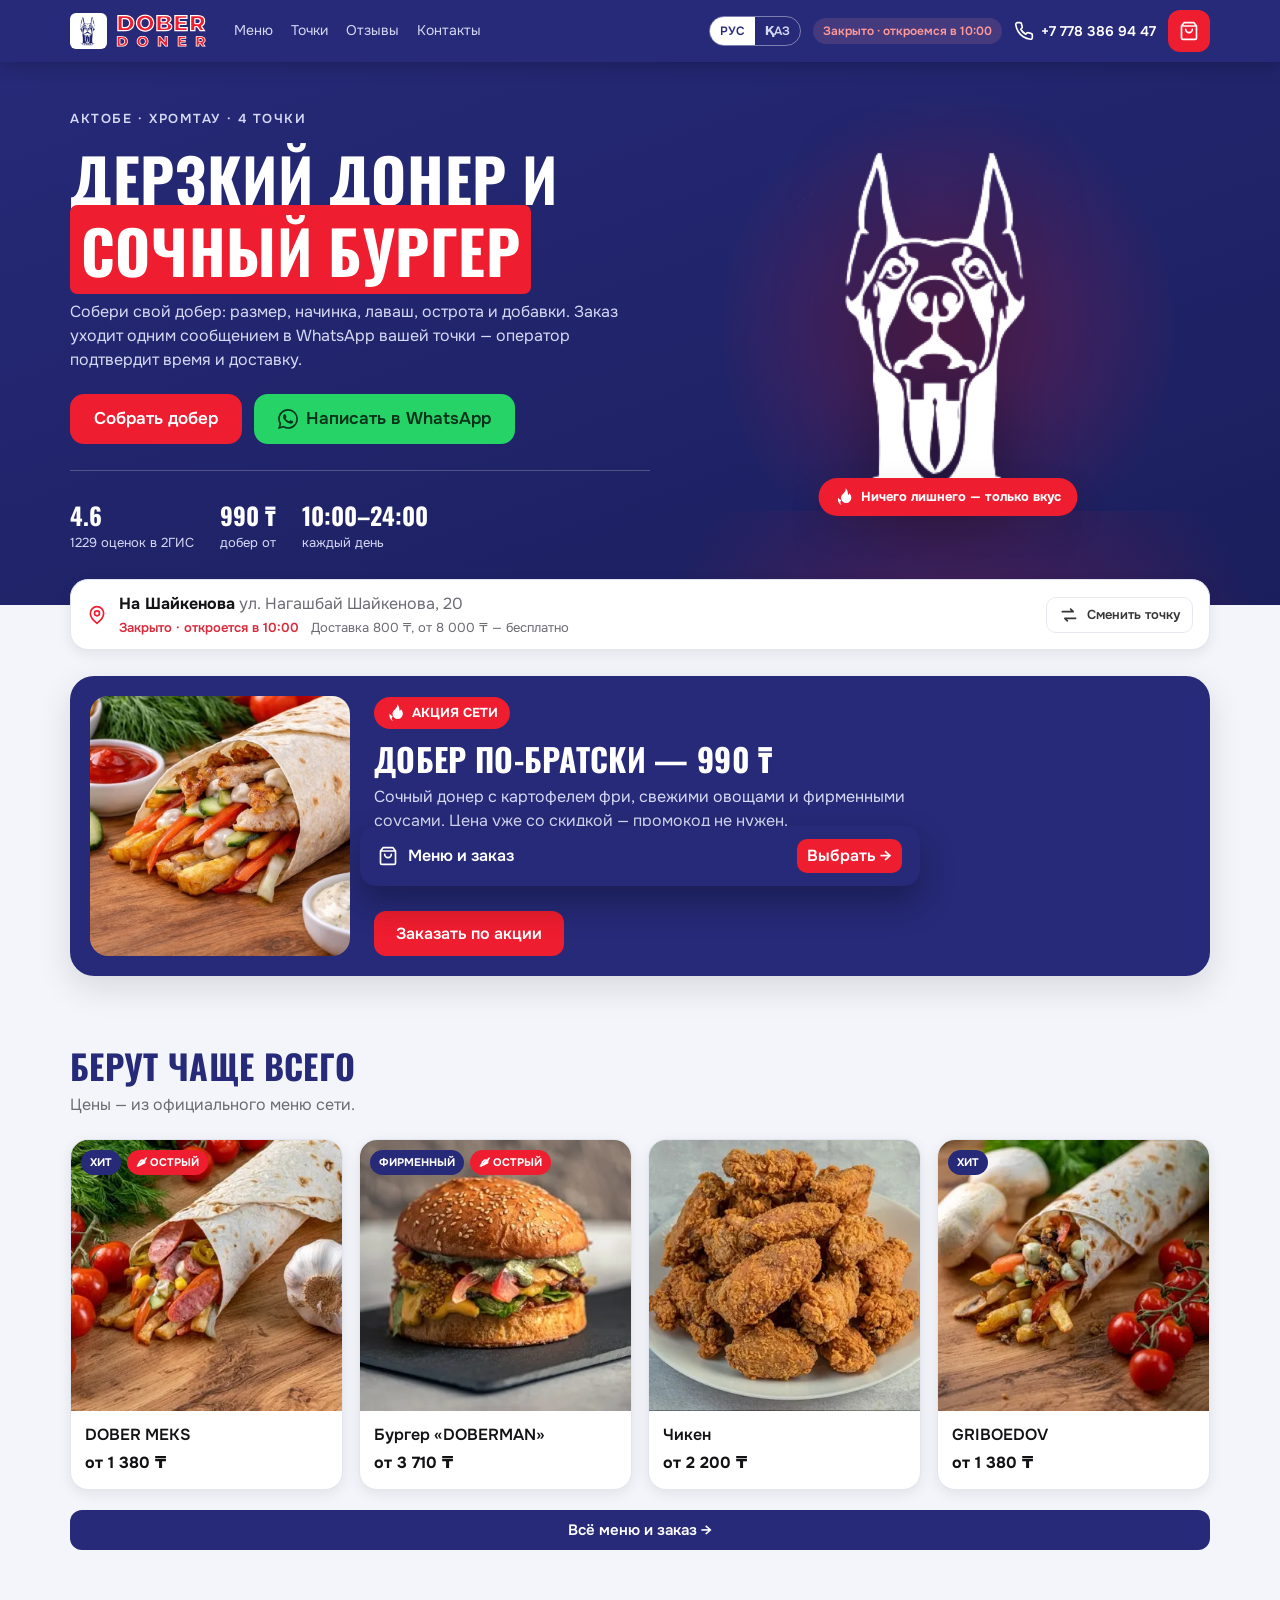
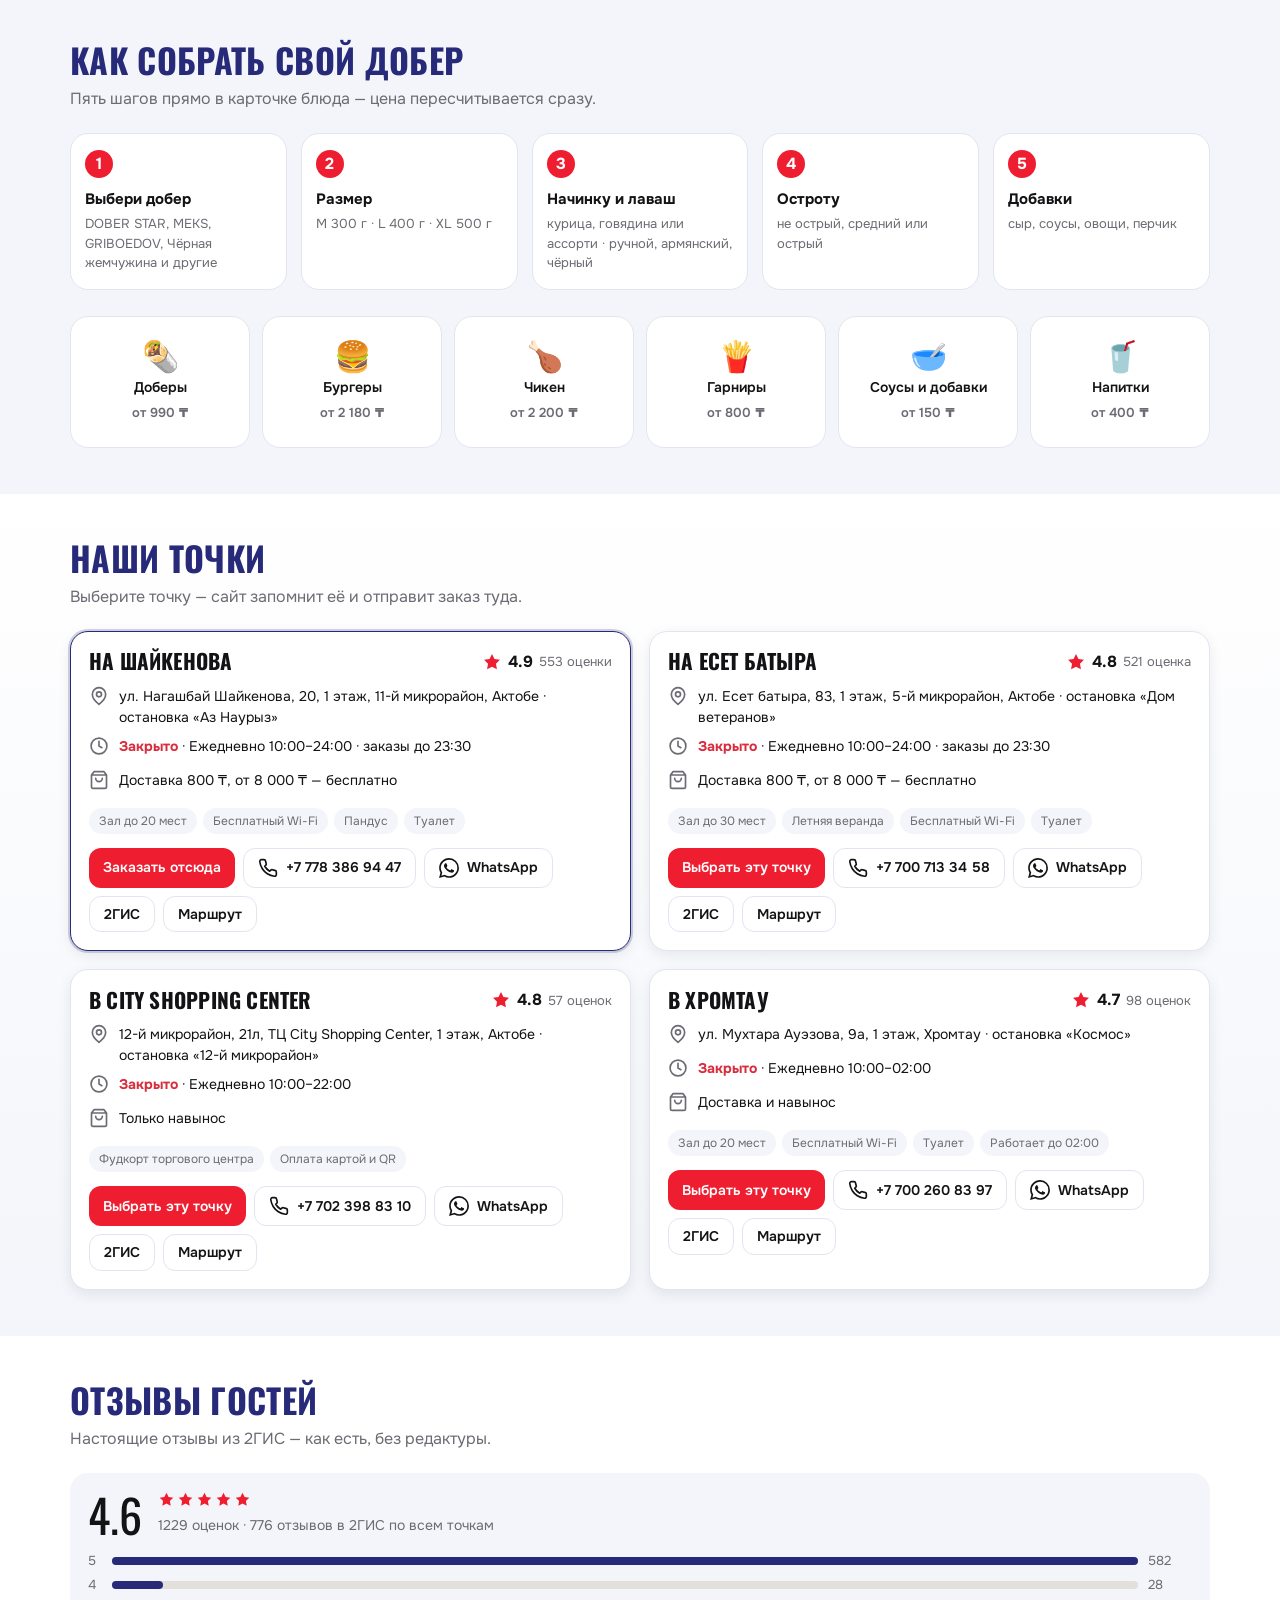
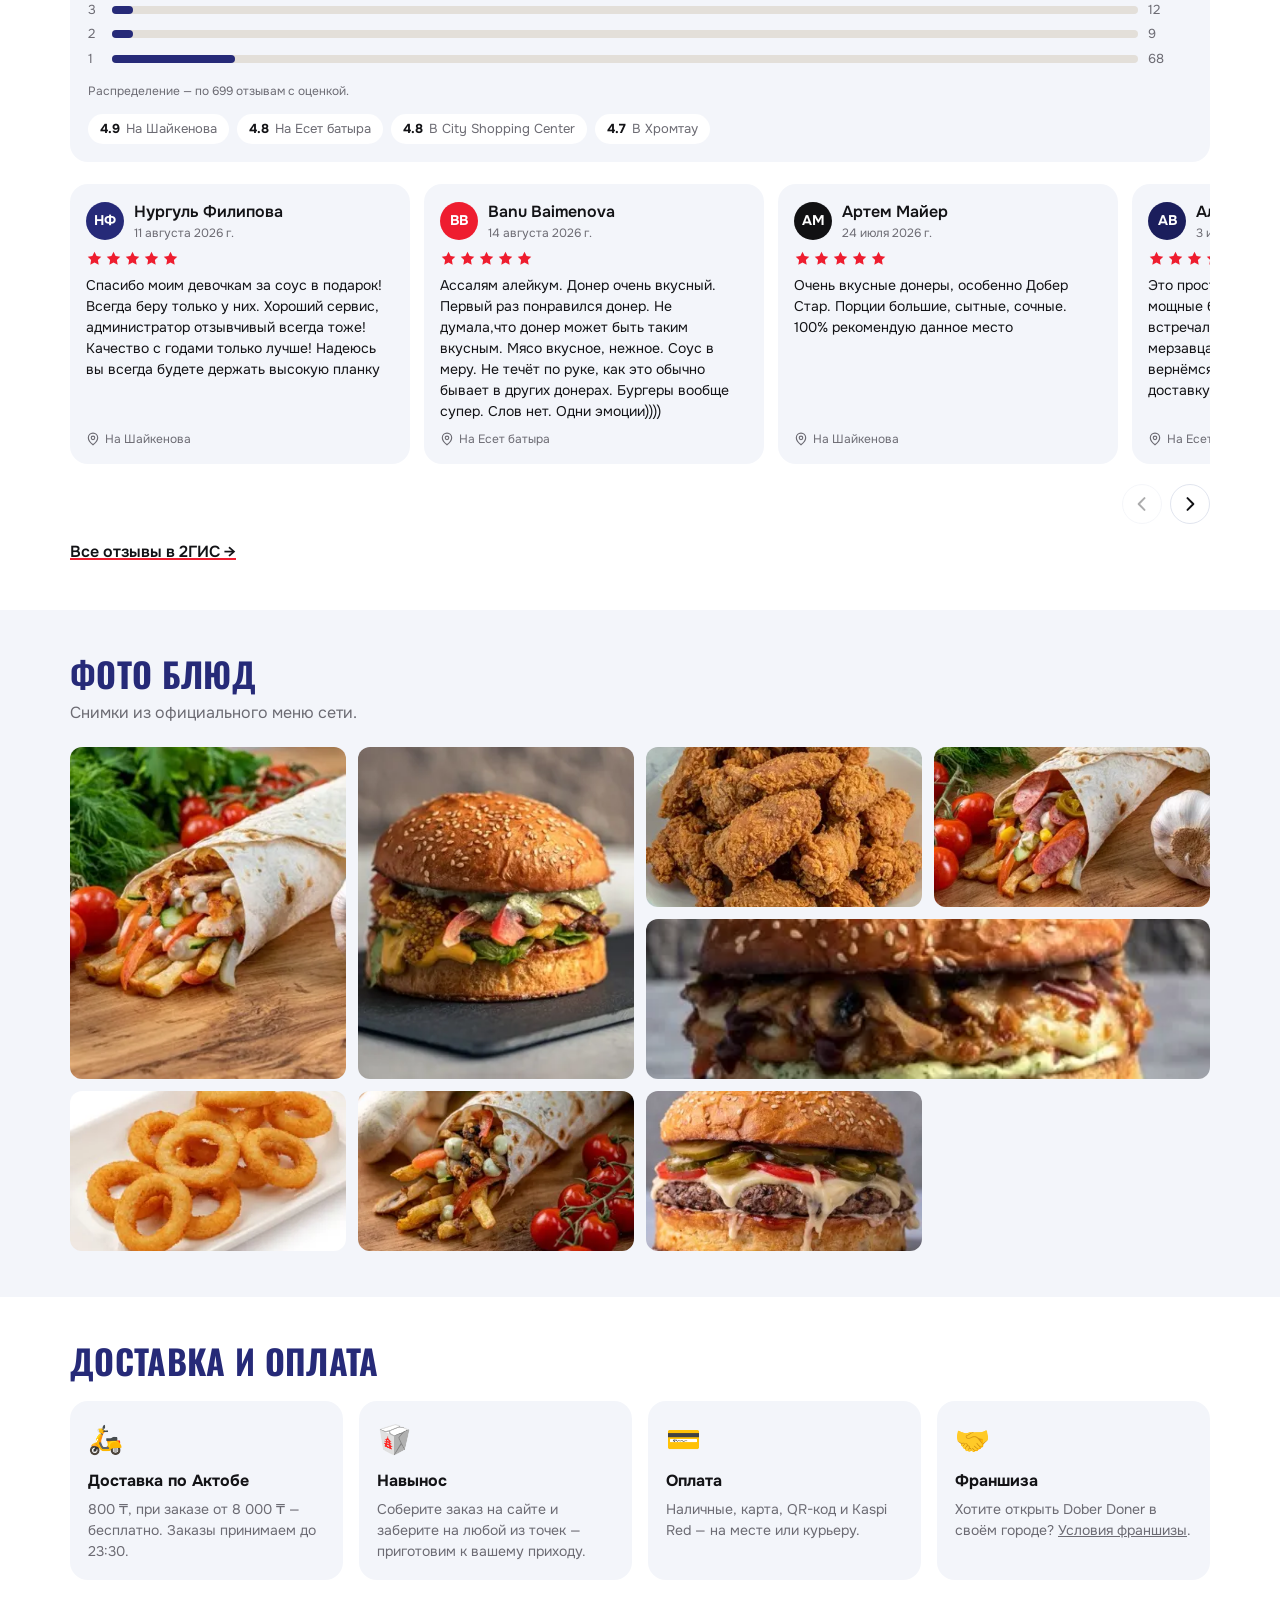
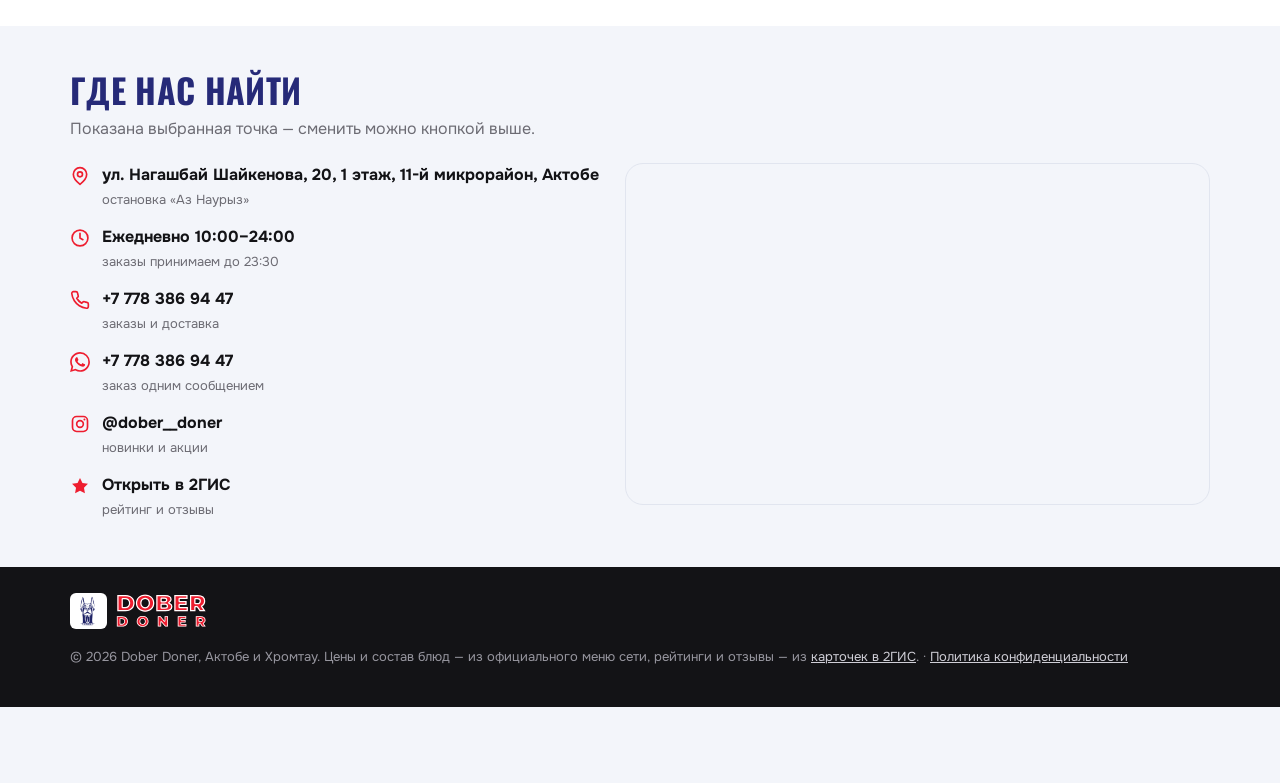
<file: site/index.html>
<!doctype html>
<html lang="ru" data-page="home">
<head>
  <meta charset="utf-8">
  <meta name="viewport" content="width=device-width, initial-scale=1, viewport-fit=cover">
  <link rel="canonical" href="https://mumitrol16666-creator.github.io/Doberdoner/">
  <!-- Сайт скрыт от поисковиков: в site/js/config.js site.indexable = false. Для запуска поставить true. -->
  <meta name="robots" content="noindex, nofollow">
  <title>Dober Doner — донеры и бургеры в Актобе и Хромтау</title>
  <meta name="description" content="Dober Doner: доберы от 990 ₸, бургеры, чикен и гарниры. 4 точки в Актобе и Хромтау, доставка и навынос. Соберите заказ на сайте и отправьте в WhatsApp своей точки.">
  <meta name="theme-color" content="#262a78">
  <meta name="format-detection" content="telephone=no">
  <script src="js/i18n.js?v=20260920-15"></script>

  <meta property="og:type" content="website">
  <meta property="og:locale" content="ru_KZ">
  <meta property="og:title" content="Dober Doner — донеры и бургеры в Актобе и Хромтау">
  <meta property="og:description" content="Доберы от 990 ₸, бургеры, чикен. 4 точки, доставка и навынос. Заказ в WhatsApp за минуту.">
  <meta property="og:url" content="https://mumitrol16666-creator.github.io/Doberdoner/">
  <meta property="og:site_name" content="Dober Doner">
  <meta property="og:image" content="https://mumitrol16666-creator.github.io/Doberdoner/img/og-home.jpg">
  <meta property="og:image:type" content="image/jpeg">
  <meta property="og:image:width" content="1200">
  <meta property="og:image:height" content="630">
  <meta property="og:image:alt" content="Dober Doner — донеры и бургеры, 4 точки в Актобе и Хромтау">
  <meta name="twitter:card" content="summary_large_image">

  <link rel="icon" href="favicon.png" type="image/png">
  <link rel="apple-touch-icon" href="favicon.png">

  <link rel="preconnect" href="https://fonts.googleapis.com">
  <link rel="preconnect" href="https://fonts.gstatic.com" crossorigin>
  <link href="https://fonts.googleapis.com/css2?family=Onest:wght@400;600;700&family=Oswald:wght@700&display=swap" rel="stylesheet">
  <link rel="stylesheet" href="css/style.css?v=20260920-15">
  <script type="application/ld+json">
{
  "@context": "https://schema.org",
  "@graph": [
    {
      "@type": "FastFoodRestaurant",
      "@id": "https://mumitrol16666-creator.github.io/Doberdoner/#shaikenova",
      "name": "Dober Doner — На Шайкенова",
      "url": "https://mumitrol16666-creator.github.io/Doberdoner/",
      "image": "https://mumitrol16666-creator.github.io/Doberdoner/img/dober-star.jpg",
      "logo": "https://mumitrol16666-creator.github.io/Doberdoner/favicon.png",
      "servesCuisine": [
        "Донер",
        "Шаурма",
        "Бургеры",
        "Фастфуд"
      ],
      "priceRange": "₸",
      "telephone": "+77783869447",
      "address": {
        "@type": "PostalAddress",
        "streetAddress": "ул. Нагашбай Шайкенова, 20, 1 этаж, 11-й микрорайон",
        "addressLocality": "Актобе",
        "addressRegion": "Актюбинская область",
        "addressCountry": "KZ"
      },
      "geo": {
        "@type": "GeoCoordinates",
        "latitude": 50.283083,
        "longitude": 57.201618
      },
      "openingHours": "Mo-Su 10:00-24:00",
      "hasMenu": {
        "@id": "https://mumitrol16666-creator.github.io/Doberdoner/menu.html#menu"
      },
      "acceptsReservations": false,
      "sameAs": [
        "https://www.instagram.com/dober__doner/",
        "https://www.facebook.com/doberdoner/",
        "https://2gis.kz/aktobe/firm/70000001060010769"
      ],
      "aggregateRating": {
        "@type": "AggregateRating",
        "ratingValue": 4.9,
        "ratingCount": 553,
        "bestRating": 5
      }
    },
    {
      "@type": "FastFoodRestaurant",
      "@id": "https://mumitrol16666-creator.github.io/Doberdoner/#eset-batyra",
      "name": "Dober Doner — На Есет батыра",
      "url": "https://mumitrol16666-creator.github.io/Doberdoner/",
      "image": "https://mumitrol16666-creator.github.io/Doberdoner/img/dober-star.jpg",
      "logo": "https://mumitrol16666-creator.github.io/Doberdoner/favicon.png",
      "servesCuisine": [
        "Донер",
        "Шаурма",
        "Бургеры",
        "Фастфуд"
      ],
      "priceRange": "₸",
      "telephone": "+77007133458",
      "address": {
        "@type": "PostalAddress",
        "streetAddress": "ул. Есет батыра, 83, 1 этаж, 5-й микрорайон",
        "addressLocality": "Актобе",
        "addressRegion": "Актюбинская область",
        "addressCountry": "KZ"
      },
      "geo": {
        "@type": "GeoCoordinates",
        "latitude": 50.301322,
        "longitude": 57.160313
      },
      "openingHours": "Mo-Su 10:00-24:00",
      "hasMenu": {
        "@id": "https://mumitrol16666-creator.github.io/Doberdoner/menu.html#menu"
      },
      "acceptsReservations": false,
      "sameAs": [
        "https://www.instagram.com/dober__doner/",
        "https://www.facebook.com/doberdoner/",
        "https://2gis.kz/aktobe/firm/70000001092741150"
      ],
      "aggregateRating": {
        "@type": "AggregateRating",
        "ratingValue": 4.8,
        "ratingCount": 521,
        "bestRating": 5
      }
    },
    {
      "@type": "FastFoodRestaurant",
      "@id": "https://mumitrol16666-creator.github.io/Doberdoner/#city-mall",
      "name": "Dober Doner — В City Shopping Center",
      "url": "https://mumitrol16666-creator.github.io/Doberdoner/",
      "image": "https://mumitrol16666-creator.github.io/Doberdoner/img/dober-star.jpg",
      "logo": "https://mumitrol16666-creator.github.io/Doberdoner/favicon.png",
      "servesCuisine": [
        "Донер",
        "Шаурма",
        "Бургеры",
        "Фастфуд"
      ],
      "priceRange": "₸",
      "telephone": "+77023988310",
      "address": {
        "@type": "PostalAddress",
        "streetAddress": "12-й микрорайон, 21л, ТЦ City Shopping Center, 1 этаж",
        "addressLocality": "Актобе",
        "addressRegion": "Актюбинская область",
        "addressCountry": "KZ"
      },
      "geo": {
        "@type": "GeoCoordinates",
        "latitude": 50.279025,
        "longitude": 57.195553
      },
      "openingHours": "Mo-Su 10:00-22:00",
      "hasMenu": {
        "@id": "https://mumitrol16666-creator.github.io/Doberdoner/menu.html#menu"
      },
      "acceptsReservations": false,
      "sameAs": [
        "https://www.instagram.com/dober__doner/",
        "https://www.facebook.com/doberdoner/",
        "https://2gis.kz/aktobe/firm/70000001116881897"
      ],
      "aggregateRating": {
        "@type": "AggregateRating",
        "ratingValue": 4.8,
        "ratingCount": 57,
        "bestRating": 5
      }
    },
    {
      "@type": "FastFoodRestaurant",
      "@id": "https://mumitrol16666-creator.github.io/Doberdoner/#khromtau",
      "name": "Dober Doner — В Хромтау",
      "url": "https://mumitrol16666-creator.github.io/Doberdoner/",
      "image": "https://mumitrol16666-creator.github.io/Doberdoner/img/dober-star.jpg",
      "logo": "https://mumitrol16666-creator.github.io/Doberdoner/favicon.png",
      "servesCuisine": [
        "Донер",
        "Шаурма",
        "Бургеры",
        "Фастфуд"
      ],
      "priceRange": "₸",
      "telephone": "+77002608397",
      "address": {
        "@type": "PostalAddress",
        "streetAddress": "ул. Мухтара Ауэзова, 9а, 1 этаж",
        "addressLocality": "Хромтау",
        "addressRegion": "Актюбинская область",
        "addressCountry": "KZ"
      },
      "geo": {
        "@type": "GeoCoordinates",
        "latitude": 50.261343,
        "longitude": 58.428488
      },
      "openingHours": "Mo-Su 10:00-02:00",
      "hasMenu": {
        "@id": "https://mumitrol16666-creator.github.io/Doberdoner/menu.html#menu"
      },
      "acceptsReservations": false,
      "sameAs": [
        "https://www.instagram.com/dober__doner/",
        "https://www.facebook.com/doberdoner/",
        "https://2gis.kz/aktobe/firm/70000001094311159"
      ],
      "aggregateRating": {
        "@type": "AggregateRating",
        "ratingValue": 4.7,
        "ratingCount": 98,
        "bestRating": 5
      }
    },
    {
      "@type": "Menu",
      "@id": "https://mumitrol16666-creator.github.io/Doberdoner/menu.html#menu",
      "name": "Меню Dober Doner",
      "inLanguage": "ru",
      "hasMenuSection": [
        {
          "@type": "MenuSection",
          "name": "Доберы",
          "hasMenuItem": [
            {
              "@type": "MenuItem",
              "name": "DOBER STAR",
              "offers": {
                "@type": "AggregateOffer",
                "lowPrice": "1380",
                "priceCurrency": "KZT"
              },
              "description": "Мясо на выбор, жареный картофель, маринованные огурчики, свежие помидоры, нежный айоли и фирменный соус — в хрустящем лаваше.",
              "image": "https://mumitrol16666-creator.github.io/Doberdoner/img/dober-star.jpg"
            },
            {
              "@type": "MenuItem",
              "name": "DOBER DONER",
              "offers": {
                "@type": "AggregateOffer",
                "lowPrice": "1380",
                "priceCurrency": "KZT"
              },
              "description": "Свежие помидоры и огурцы, пекинская капуста, картофель, три фирменных соуса и мясо на выбор.",
              "image": "https://mumitrol16666-creator.github.io/Doberdoner/img/dober-doner.jpg"
            },
            {
              "@type": "MenuItem",
              "name": "DOBER MEKS",
              "offers": {
                "@type": "AggregateOffer",
                "lowPrice": "1380",
                "priceCurrency": "KZT"
              },
              "description": "Охотничьи говяжьи колбаски, жареный картофель, сладкая кукуруза, маринованные огурчики и свежие помидоры, айоли и фирменный соус, жгучий халапеньо.",
              "image": "https://mumitrol16666-creator.github.io/Doberdoner/img/dober-meks.jpg"
            },
            {
              "@type": "MenuItem",
              "name": "ПП-шнейница",
              "offers": {
                "@type": "AggregateOffer",
                "lowPrice": "1380",
                "priceCurrency": "KZT"
              },
              "description": "Свежие помидоры и огурцы, пекинская капуста, морковь по-корейски, два фирменных соуса и мясо на выбор.",
              "image": "https://mumitrol16666-creator.github.io/Doberdoner/img/pp-shneinica.jpg"
            },
            {
              "@type": "MenuItem",
              "name": "GRIBOEDOV",
              "offers": {
                "@type": "AggregateOffer",
                "lowPrice": "1380",
                "priceCurrency": "KZT"
              },
              "description": "Жареный картофель, нежные грибы, маринованные огурцы, свежие помидоры, соусы айоли, ремулад и грибной, акцент луковых чипсов.",
              "image": "https://mumitrol16666-creator.github.io/Doberdoner/img/griboedov.jpg"
            },
            {
              "@type": "MenuItem",
              "name": "Чёрная жемчужина",
              "offers": {
                "@type": "AggregateOffer",
                "lowPrice": "1380",
                "priceCurrency": "KZT"
              },
              "description": "Чёрный лаваш, пекинская капуста, картофель, жареные шампиньоны, маринованные огурцы и два секретных соуса капитана.",
              "image": "https://mumitrol16666-creator.github.io/Doberdoner/img/black-pearl.jpg"
            },
            {
              "@type": "MenuItem",
              "name": "Джимиччури",
              "offers": {
                "@type": "AggregateOffer",
                "lowPrice": "1380",
                "priceCurrency": "KZT"
              },
              "description": "Курица или говядина, жареный картофель, маринованные огурчики, свежие помидоры, айоли, айсберг и соус чимичури с халапеньо.",
              "image": "https://mumitrol16666-creator.github.io/Doberdoner/img/jimichurri.jpg"
            },
            {
              "@type": "MenuItem",
              "name": "DOBER Louis za Verton",
              "offers": {
                "@type": "AggregateOffer",
                "lowPrice": "1380",
                "priceCurrency": "KZT"
              },
              "description": "Картофель, свежие овощи — помидоры, огурцы, пекинская капуста, кукуруза, сыр креметте и сладкая горчица.",
              "image": "https://mumitrol16666-creator.github.io/Doberdoner/img/louis.jpg"
            },
            {
              "@type": "MenuItem",
              "name": "Добер ПО-БРАТСКИ",
              "offers": {
                "@type": "AggregateOffer",
                "lowPrice": "990",
                "priceCurrency": "KZT"
              },
              "description": "Сочный донер с картофелем фри, свежими овощами и фирменными соусами — по-братски, по хорошей цене.",
              "image": "https://mumitrol16666-creator.github.io/Doberdoner/img/po-bratski.jpg"
            }
          ]
        },
        {
          "@type": "MenuSection",
          "name": "Бургеры",
          "hasMenuItem": [
            {
              "@type": "MenuItem",
              "name": "Чики Брики",
              "offers": {
                "@type": "AggregateOffer",
                "lowPrice": "2180",
                "priceCurrency": "KZT"
              },
              "description": "Сочный куриный бургер с чеддером, айсбергом, маринованными огурцами и соусами BBQ и кетчуп.",
              "image": "https://mumitrol16666-creator.github.io/Doberdoner/img/chiki-briki.jpg"
            },
            {
              "@type": "MenuItem",
              "name": "BEEF Бургер",
              "offers": {
                "@type": "AggregateOffer",
                "lowPrice": "2470",
                "priceCurrency": "KZT"
              },
              "description": "Говяжья котлета, салат коул слоу, маринованные огурцы и свежие помидоры, сыр чеддер, соусы айоли, BBQ, кетчуп и фирменный.",
              "image": "https://mumitrol16666-creator.github.io/Doberdoner/img/beef-burger.jpg"
            },
            {
              "@type": "MenuItem",
              "name": "Ласковый мерзавец",
              "offers": {
                "@type": "AggregateOffer",
                "lowPrice": "2660",
                "priceCurrency": "KZT"
              },
              "description": "Куриная котлета с жареными грибами, помидорами и моцареллой, под соусами айоли, ремулад, грибным и BBQ, с луковыми чипсами.",
              "image": "https://mumitrol16666-creator.github.io/Doberdoner/img/merzavec.jpg"
            },
            {
              "@type": "MenuItem",
              "name": "Чикен Стоун",
              "offers": {
                "@type": "AggregateOffer",
                "lowPrice": "2950",
                "priceCurrency": "KZT"
              },
              "description": "Куриная котлета с айсбергом, маринованными огурцами и свежими помидорами, чеддер и соусы айоли, BBQ, кетчуп и фирменный.",
              "image": "https://mumitrol16666-creator.github.io/Doberdoner/img/chicken-stone.jpg"
            },
            {
              "@type": "MenuItem",
              "name": "Джиперс Криперс",
              "offers": {
                "@type": "AggregateOffer",
                "lowPrice": "3340",
                "priceCurrency": "KZT"
              },
              "description": "Куриный бургер с чеддером, свежими помидорами, хрустящим айсбергом, соусом BBQ и фирменным соусом, с луковыми кольцами.",
              "image": "https://mumitrol16666-creator.github.io/Doberdoner/img/jeepers.jpg"
            },
            {
              "@type": "MenuItem",
              "name": "Вертушка Джеки Чана",
              "offers": {
                "@type": "AggregateOffer",
                "lowPrice": "3430",
                "priceCurrency": "KZT"
              },
              "description": "Говяжья котлета и охотничьи колбаски, айсберг, маринованные огурцы, помидор и чеддер, соусы айоли, сладкий чили, BBQ и фирменный.",
              "image": "https://mumitrol16666-creator.github.io/Doberdoner/img/vertushka.jpg"
            },
            {
              "@type": "MenuItem",
              "name": "Чикаго Блюз",
              "offers": {
                "@type": "AggregateOffer",
                "lowPrice": "3520",
                "priceCurrency": "KZT"
              },
              "description": "Три котлеты — это не шутка: куриные или говяжьи на выбор, тянущаяся моцарелла, маринованные огурцы, халапеньо и соусы BBQ и кетчуп.",
              "image": "https://mumitrol16666-creator.github.io/Doberdoner/img/chicago.jpg"
            },
            {
              "@type": "MenuItem",
              "name": "Бургер «DOBERMAN»",
              "offers": {
                "@type": "AggregateOffer",
                "lowPrice": "3710",
                "priceCurrency": "KZT"
              },
              "description": "Две котлеты — говяжья и куриная, айсберг, фасоль, свежий помидор, чеддер и моцарелла, соусы лечо, BBQ, чимичури, аджика и две горчицы.",
              "image": "https://mumitrol16666-creator.github.io/Doberdoner/img/doberman.jpg"
            }
          ]
        },
        {
          "@type": "MenuSection",
          "name": "Чикен",
          "hasMenuItem": [
            {
              "@type": "MenuItem",
              "name": "Чикен",
              "offers": {
                "@type": "AggregateOffer",
                "lowPrice": "2200",
                "priceCurrency": "KZT"
              },
              "description": "Крылышки, жаренные в фирменной панировке. Соус можно вмешать или взять отдельно.",
              "image": "https://mumitrol16666-creator.github.io/Doberdoner/img/chicken.jpg"
            }
          ]
        },
        {
          "@type": "MenuSection",
          "name": "Гарниры",
          "hasMenuItem": [
            {
              "@type": "MenuItem",
              "name": "Картофель фри",
              "offers": {
                "@type": "AggregateOffer",
                "lowPrice": "800",
                "priceCurrency": "KZT"
              },
              "image": "https://mumitrol16666-creator.github.io/Doberdoner/img/fries.jpg"
            },
            {
              "@type": "MenuItem",
              "name": "Картофельные дольки",
              "offers": {
                "@type": "AggregateOffer",
                "lowPrice": "1000",
                "priceCurrency": "KZT"
              },
              "image": "https://mumitrol16666-creator.github.io/Doberdoner/img/wedges.jpg"
            },
            {
              "@type": "MenuItem",
              "name": "Нагетсы",
              "offers": {
                "@type": "AggregateOffer",
                "lowPrice": "850",
                "priceCurrency": "KZT"
              },
              "image": "https://mumitrol16666-creator.github.io/Doberdoner/img/nuggets.jpg"
            },
            {
              "@type": "MenuItem",
              "name": "Луковые кольца",
              "offers": {
                "@type": "AggregateOffer",
                "lowPrice": "1500",
                "priceCurrency": "KZT"
              },
              "description": "Золотистые луковые кольца с хрустящей корочкой.",
              "image": "https://mumitrol16666-creator.github.io/Doberdoner/img/onion-rings.jpg"
            },
            {
              "@type": "MenuItem",
              "name": "Доберсы",
              "offers": {
                "@type": "Offer",
                "price": "2500",
                "priceCurrency": "KZT"
              },
              "description": "Сочное куриное филе, обжаренное в панировке. Подаётся с соусом ремулад.",
              "image": "https://mumitrol16666-creator.github.io/Doberdoner/img/dobersy.jpg"
            }
          ]
        },
        {
          "@type": "MenuSection",
          "name": "Соусы и добавки",
          "hasMenuItem": [
            {
              "@type": "MenuItem",
              "name": "Соус BBQ",
              "offers": {
                "@type": "Offer",
                "price": "300",
                "priceCurrency": "KZT"
              },
              "image": "https://mumitrol16666-creator.github.io/Doberdoner/img/sauce-bbq.jpg"
            },
            {
              "@type": "MenuItem",
              "name": "Соус сырный",
              "offers": {
                "@type": "Offer",
                "price": "300",
                "priceCurrency": "KZT"
              },
              "image": "https://mumitrol16666-creator.github.io/Doberdoner/img/sauce-cheese.jpg"
            },
            {
              "@type": "MenuItem",
              "name": "Медово-чесночный",
              "offers": {
                "@type": "Offer",
                "price": "300",
                "priceCurrency": "KZT"
              },
              "image": "https://mumitrol16666-creator.github.io/Doberdoner/img/sauce-honey.jpg"
            },
            {
              "@type": "MenuItem",
              "name": "Сладкий чили",
              "offers": {
                "@type": "Offer",
                "price": "300",
                "priceCurrency": "KZT"
              },
              "image": "https://mumitrol16666-creator.github.io/Doberdoner/img/sauce-chili.jpg"
            },
            {
              "@type": "MenuItem",
              "name": "Соус белый",
              "offers": {
                "@type": "Offer",
                "price": "250",
                "priceCurrency": "KZT"
              },
              "image": "https://mumitrol16666-creator.github.io/Doberdoner/img/sauce-white.jpg"
            },
            {
              "@type": "MenuItem",
              "name": "Кетчуп",
              "offers": {
                "@type": "Offer",
                "price": "250",
                "priceCurrency": "KZT"
              },
              "image": "https://mumitrol16666-creator.github.io/Doberdoner/img/ketchup.jpg"
            },
            {
              "@type": "MenuItem",
              "name": "Перчик",
              "offers": {
                "@type": "Offer",
                "price": "150",
                "priceCurrency": "KZT"
              },
              "image": "https://mumitrol16666-creator.github.io/Doberdoner/img/pepper.jpg"
            }
          ]
        },
        {
          "@type": "MenuSection",
          "name": "Напитки",
          "hasMenuItem": [
            {
              "@type": "MenuItem",
              "name": "Coca-Cola",
              "offers": {
                "@type": "AggregateOffer",
                "lowPrice": "700",
                "priceCurrency": "KZT"
              },
              "image": "https://mumitrol16666-creator.github.io/Doberdoner/img/cola.jpg"
            },
            {
              "@type": "MenuItem",
              "name": "Coca-Cola Zero",
              "offers": {
                "@type": "AggregateOffer",
                "lowPrice": "700",
                "priceCurrency": "KZT"
              },
              "image": "https://mumitrol16666-creator.github.io/Doberdoner/img/cola-zero.jpg"
            },
            {
              "@type": "MenuItem",
              "name": "Sprite",
              "offers": {
                "@type": "AggregateOffer",
                "lowPrice": "700",
                "priceCurrency": "KZT"
              },
              "image": "https://mumitrol16666-creator.github.io/Doberdoner/img/sprite.jpg"
            },
            {
              "@type": "MenuItem",
              "name": "Fanta",
              "offers": {
                "@type": "AggregateOffer",
                "lowPrice": "700",
                "priceCurrency": "KZT"
              },
              "image": "https://mumitrol16666-creator.github.io/Doberdoner/img/fanta.jpg"
            },
            {
              "@type": "MenuItem",
              "name": "Fanta Granat",
              "offers": {
                "@type": "Offer",
                "price": "750",
                "priceCurrency": "KZT"
              },
              "image": "https://mumitrol16666-creator.github.io/Doberdoner/img/fanta-granat.jpg"
            },
            {
              "@type": "MenuItem",
              "name": "Чай Fuse Tea",
              "offers": {
                "@type": "AggregateOffer",
                "lowPrice": "700",
                "priceCurrency": "KZT"
              },
              "description": "В ассортименте.",
              "image": "https://mumitrol16666-creator.github.io/Doberdoner/img/fusetea.jpg"
            },
            {
              "@type": "MenuItem",
              "name": "Компот из сухофруктов",
              "offers": {
                "@type": "AggregateOffer",
                "lowPrice": "550",
                "priceCurrency": "KZT"
              },
              "description": "Насыщенный, ароматный, без лишнего сахара — как у бабушки.",
              "image": "https://mumitrol16666-creator.github.io/Doberdoner/img/compote.jpg"
            },
            {
              "@type": "MenuItem",
              "name": "Турецкий айран",
              "offers": {
                "@type": "Offer",
                "price": "450",
                "priceCurrency": "KZT"
              },
              "image": "https://mumitrol16666-creator.github.io/Doberdoner/img/ayran.jpg"
            },
            {
              "@type": "MenuItem",
              "name": "Вода BonAqua",
              "offers": {
                "@type": "AggregateOffer",
                "lowPrice": "400",
                "priceCurrency": "KZT"
              },
              "image": "https://mumitrol16666-creator.github.io/Doberdoner/img/bonaqua.jpg"
            },
            {
              "@type": "MenuItem",
              "name": "Сок Piko с трубочкой",
              "offers": {
                "@type": "Offer",
                "price": "550",
                "priceCurrency": "KZT"
              },
              "description": "В ассортименте.",
              "image": "https://mumitrol16666-creator.github.io/Doberdoner/img/piko.jpg"
            },
            {
              "@type": "MenuItem",
              "name": "Piko Pulpy",
              "offers": {
                "@type": "AggregateOffer",
                "lowPrice": "900",
                "priceCurrency": "KZT"
              },
              "description": "В ассортименте.",
              "image": "https://mumitrol16666-creator.github.io/Doberdoner/img/piko-pulpy.jpg"
            },
            {
              "@type": "MenuItem",
              "name": "Piko тетрапак",
              "offers": {
                "@type": "Offer",
                "price": "1300",
                "priceCurrency": "KZT"
              },
              "description": "В ассортименте.",
              "image": "https://mumitrol16666-creator.github.io/Doberdoner/img/piko-tetra.jpg"
            }
          ]
        }
      ]
    }
  ]
}
  </script>
</head>
<body>

<!-- SVG-иконки -->
<svg width="0" height="0" style="position:absolute" aria-hidden="true" focusable="false">
  <symbol id="i-whatsapp" viewBox="0 0 24 24"><path fill="currentColor" d="M17.472 14.382c-.297-.149-1.758-.867-2.03-.967-.273-.099-.471-.148-.67.15-.197.297-.767.966-.94 1.164-.173.199-.347.223-.644.075-.297-.15-1.255-.463-2.39-1.475-.883-.788-1.48-1.761-1.653-2.059-.173-.297-.018-.458.13-.606.134-.133.298-.347.446-.52.149-.174.198-.298.298-.497.099-.198.05-.371-.025-.52-.075-.149-.669-1.612-.916-2.207-.242-.579-.487-.5-.669-.51-.173-.008-.371-.01-.57-.01-.198 0-.52.074-.792.372-.272.297-1.04 1.016-1.04 2.479 0 1.462 1.065 2.875 1.213 3.074.149.198 2.096 3.2 5.077 4.487.709.306 1.262.489 1.694.625.712.227 1.36.195 1.871.118.571-.085 1.758-.719 2.006-1.413.248-.694.248-1.289.173-1.413-.074-.124-.272-.198-.57-.347m-5.421 7.403h-.004a9.87 9.87 0 01-5.031-1.378l-.361-.214-3.741.982.998-3.648-.235-.374a9.86 9.86 0 01-1.51-5.26c.001-5.45 4.436-9.884 9.888-9.884 2.64 0 5.122 1.03 6.988 2.898a9.825 9.825 0 012.893 6.994c-.003 5.45-4.437 9.884-9.885 9.884m8.413-18.297A11.815 11.815 0 0012.05 0C5.495 0 .16 5.335.157 11.892c0 2.096.547 4.142 1.588 5.945L.057 24l6.305-1.654a11.882 11.882 0 005.683 1.448h.005c6.554 0 11.89-5.335 11.893-11.893a11.821 11.821 0 00-3.48-8.413z"/></symbol>
  <symbol id="i-phone" viewBox="0 0 24 24"><path fill="none" stroke="currentColor" stroke-width="2" stroke-linecap="round" stroke-linejoin="round" d="M22 16.92v3a2 2 0 0 1-2.18 2 19.79 19.79 0 0 1-8.63-3.07 19.5 19.5 0 0 1-6-6 19.79 19.79 0 0 1-3.07-8.67A2 2 0 0 1 4.11 2h3a2 2 0 0 1 2 1.72 12.84 12.84 0 0 0 .7 2.81 2 2 0 0 1-.45 2.11L8.09 9.91a16 16 0 0 0 6 6l1.27-1.27a2 2 0 0 1 2.11-.45 12.84 12.84 0 0 0 2.81.7A2 2 0 0 1 22 16.92z"/></symbol>
  <symbol id="i-bag" viewBox="0 0 24 24"><path fill="none" stroke="currentColor" stroke-width="2" stroke-linecap="round" stroke-linejoin="round" d="M6 2 3 6v14a2 2 0 0 0 2 2h14a2 2 0 0 0 2-2V6l-3-4zM3 6h18M16 10a4 4 0 0 1-8 0"/></symbol>
  <symbol id="i-close" viewBox="0 0 24 24"><path fill="none" stroke="currentColor" stroke-width="2.4" stroke-linecap="round" d="M6 6l12 12M18 6 6 18"/></symbol>
  <symbol id="i-left" viewBox="0 0 24 24"><path fill="none" stroke="currentColor" stroke-width="2.4" stroke-linecap="round" stroke-linejoin="round" d="M15 5l-7 7 7 7"/></symbol>
  <symbol id="i-right" viewBox="0 0 24 24"><path fill="none" stroke="currentColor" stroke-width="2.4" stroke-linecap="round" stroke-linejoin="round" d="M9 5l7 7-7 7"/></symbol>
  <symbol id="i-plus" viewBox="0 0 24 24"><path fill="none" stroke="currentColor" stroke-width="2.6" stroke-linecap="round" d="M12 5v14M5 12h14"/></symbol>
  <symbol id="i-minus" viewBox="0 0 24 24"><path fill="none" stroke="currentColor" stroke-width="2.6" stroke-linecap="round" d="M5 12h14"/></symbol>
  <symbol id="i-check" viewBox="0 0 24 24"><path fill="none" stroke="currentColor" stroke-width="2.6" stroke-linecap="round" stroke-linejoin="round" d="M5 12.5l4.5 4.5L19 7.5"/></symbol>
  <symbol id="i-star" viewBox="0 0 24 24"><path fill="currentColor" d="M12 2.5l2.95 5.98 6.6.96-4.78 4.65 1.13 6.57L12 17.56l-5.9 3.1 1.13-6.57L2.45 9.44l6.6-.96z"/></symbol>
  <symbol id="i-pin" viewBox="0 0 24 24"><path fill="none" stroke="currentColor" stroke-width="2" stroke-linecap="round" stroke-linejoin="round" d="M20 10c0 6-8 12-8 12S4 16 4 10a8 8 0 0 1 16 0z"/><circle cx="12" cy="10" r="3" fill="none" stroke="currentColor" stroke-width="2"/></symbol>
  <symbol id="i-clock" viewBox="0 0 24 24"><circle cx="12" cy="12" r="9.5" fill="none" stroke="currentColor" stroke-width="2"/><path fill="none" stroke="currentColor" stroke-width="2" stroke-linecap="round" stroke-linejoin="round" d="M12 6.5V12l3.5 2"/></symbol>
  <symbol id="i-instagram" viewBox="0 0 24 24"><rect x="3" y="3" width="18" height="18" rx="5" fill="none" stroke="currentColor" stroke-width="2"/><circle cx="12" cy="12" r="4" fill="none" stroke="currentColor" stroke-width="2"/><circle cx="17.3" cy="6.7" r="1.2" fill="currentColor"/></symbol>
  <symbol id="i-copy" viewBox="0 0 24 24"><rect x="9" y="9" width="12" height="12" rx="2.5" fill="none" stroke="currentColor" stroke-width="2"/><path fill="none" stroke="currentColor" stroke-width="2" stroke-linecap="round" d="M5 15h-.5A1.5 1.5 0 0 1 3 13.5v-9A1.5 1.5 0 0 1 4.5 3h9A1.5 1.5 0 0 1 15 4.5V5"/></symbol>
  <symbol id="i-trash" viewBox="0 0 24 24"><path fill="none" stroke="currentColor" stroke-width="2" stroke-linecap="round" stroke-linejoin="round" d="M4 7h16M10 11v6M14 11v6M6 7l1 12a2 2 0 0 0 2 2h6a2 2 0 0 0 2-2l1-12M9 7V4h6v3"/></symbol>
  <symbol id="i-swap" viewBox="0 0 24 24"><path fill="none" stroke="currentColor" stroke-width="2" stroke-linecap="round" stroke-linejoin="round" d="M4 8h13l-3-3m6 11H7l3 3"/></symbol>
  <symbol id="i-locate" viewBox="0 0 24 24"><circle cx="12" cy="12" r="3.2" fill="none" stroke="currentColor" stroke-width="2"/><circle cx="12" cy="12" r="8" fill="none" stroke="currentColor" stroke-width="2"/><path fill="none" stroke="currentColor" stroke-width="2" stroke-linecap="round" d="M12 1.5v3M12 19.5v3M1.5 12h3M19.5 12h3"/></symbol>
  <symbol id="i-fire" viewBox="0 0 24 24"><path fill="currentColor" d="M13.5 1.5c.4 3-1.2 4.6-2.6 6C9.3 9 7.8 10.4 7.8 13a6.2 6.2 0 0 0 12.4 0c0-2.4-1-4-2.2-5.5-.3 1-.9 1.7-1.8 2 .3-3.3-1-6.2-2.7-8zM8.3 15.6c-.8.8-1.3 1.8-1.3 3a4.3 4.3 0 0 0 1.6 3.3A8.2 8.2 0 0 1 4 15.3c0-1 .2-1.9.6-2.7.5 1.6 1.9 2.7 3.7 3z"/></symbol>
</svg>

<a class="skip" href="#highlights">Перейти к меню</a>

<div id="page">
  <header class="top">
    <div class="wrap top__in">
      <a class="logo" href="index.html" data-page-link aria-label="Dober Doner — на главную">
        <picture><source srcset="img/logo-mark-navy.webp" type="image/webp"><img class="logo__mark" src="img/logo-mark-navy.png" alt="" width="25" height="28"></picture>
        <img class="logo__word" src="img/wordmark.svg" alt="" width="89" height="34">
      </a>
      <nav class="nav" aria-label="Разделы">
        <a href="menu.html" data-page-link>Меню</a>
        <a href="#branches">Точки</a>
        <a href="#reviews">Отзывы</a>
        <a href="#contacts">Контакты</a>
      </nav>
      <div class="top__right">
        <nav class="language-switch" data-language-switch aria-label="Тіл / Язык">
          <a href="?lang=ru" data-language="ru" lang="ru" aria-label="Русский">РУС</a>
          <a href="?lang=kk" data-language="kk" lang="kk" aria-label="Қазақша">ҚАЗ</a>
        </nav>
        <span class="status" data-status hidden></span>
        <a class="top__phone" href="tel:+77783869447" data-phone>
          <svg class="ic"><use href="#i-phone"/></svg><span data-phone-text>+7 778 386 94 47</span>
        </a>
        <button class="top__cart" type="button" data-open-cart aria-label="Открыть корзину">
          <svg class="ic"><use href="#i-bag"/></svg>
          <span class="top__cart-count" data-cart-count hidden>0</span>
        </button>
      </div>
    </div>
  </header>

  <main>
    <!-- ГЛАВНЫЙ ЭКРАН -->
    <section class="hero">
      <div class="wrap hero__in">
        <div class="hero__text">
          <span class="hero__kicker">Актобе · Хромтау · 4 точки</span>
          <h1>Дерзкий донер и <em>сочный бургер</em></h1>
          <p class="hero__lead">Собери свой добер: размер, начинка, лаваш, острота и добавки. Заказ уходит одним сообщением в WhatsApp вашей точки — оператор подтвердит время и доставку.</p>
          <div class="hero__btns">
            <a class="btn btn--brand btn--xl" href="menu.html" data-page-link>Собрать добер</a>
            <a class="btn btn--wa btn--xl" href="https://wa.me/77783869447" target="_blank" rel="noopener" data-wa-chat>
              <svg class="ic"><use href="#i-whatsapp"/></svg>Написать в WhatsApp
            </a>
          </div>
          <ul class="hero__facts">
            <li><b data-rating>4.6</b><span><span data-ratings-count>1229</span> оценок в 2ГИС</span></li>
            <li><b data-min-price>990 ₸</b><span>добер от</span></li>
            <li><b>10:00–24:00</b><span>каждый день</span></li>
          </ul>
        </div>
        <div class="hero__media">
          <!-- Эмблема сети: короткий «рык» раз в несколько секунд, потом возвращается в исходное положение -->
          <div class="dober">
            <picture>
              <source srcset="img/logo.webp" type="image/webp">
              <img src="img/logo.png" width="454" height="512" alt="Эмблема Dober Doner — доберман" fetchpriority="high">
            </picture>
          </div>
          <span class="hero__badge"><svg class="ic"><use href="#i-fire"/></svg>Ничего лишнего — только вкус</span>
        </div>
      </div>
    </section>

    <!-- ВЫБРАННАЯ ТОЧКА -->
    <div class="wrap">
      <div class="branchbar branchbar--home" data-branchbar>
        <div class="branchbar__main">
          <svg class="ic"><use href="#i-pin"/></svg>
          <div>
            <div class="branchbar__t"><b data-branch-name>На Шайкенова</b> <span class="branchbar__addr" data-branch-address>ул. Нагашбай Шайкенова, 20</span></div>
            <div class="branchbar__sub"><span data-branch-status></span><span data-branch-delivery>Доставка 800 ₸, от 8 000 ₸ — бесплатно</span></div>
          </div>
        </div>
        <button class="btn btn--ghost btn--sm" type="button" data-open-branches>
          <svg class="ic"><use href="#i-swap"/></svg>Сменить точку
        </button>
      </div>
    </div>

    <!-- АКЦИЯ -->
    <section class="section section--deal" data-promo>
      <div class="wrap">
        <div class="deal" data-promo-box><!-- static:promo --><div class="deal__media"><img src="img/po-bratski.webp" alt="Добер ПО-БРАТСКИ" loading="lazy" width="800" height="800"></div><div class="deal__body"><span class="deal__badge"><svg class="ic" aria-hidden="true"><use href="#i-fire"/></svg>Акция сети</span><h2>Добер ПО-БРАТСКИ — 990 ₸</h2><p class="deal__text">Сочный донер с картофелем фри, свежими овощами и фирменными соусами. Цена уже со скидкой — промокод не нужен.</p><div class="deal__price"><s>1 380 ₸</s><b>990 ₸</b></div><div class="deal__cta"><a class="btn btn--brand btn--lg" href="menu.html#item-po-bratski">Заказать по акции</a></div></div><!-- /static:promo --></div>
      </div>
    </section>

    <!-- ХИТЫ -->
    <section class="section" id="highlights">
      <div class="wrap">
        <div class="section__head">
          <h2>Берут чаще всего</h2>
          <p>Цены — из официального меню сети.</p>
        </div>
        <div class="hits" data-highlights><!-- static:highlights --><a class="hit" href="menu.html#item-dober-meks"><span class="hit__media"><img src="img/dober-meks-sm.webp" alt="DOBER MEKS" loading="lazy" width="360" height="360"><span class="card__badges"><span class="badge">Хит</span><span class="badge badge--hot">🌶 Острый</span></span></span><span class="hit__name">DOBER MEKS</span><span class="hit__price">от 1 380 ₸</span></a><a class="hit" href="menu.html#item-doberman"><span class="hit__media"><img src="img/doberman-sm.webp" alt="Бургер «DOBERMAN»" loading="lazy" width="360" height="360"><span class="card__badges"><span class="badge">Фирменный</span><span class="badge badge--hot">🌶 Острый</span></span></span><span class="hit__name">Бургер «DOBERMAN»</span><span class="hit__price">от 3 710 ₸</span></a><a class="hit" href="menu.html#item-chicken"><span class="hit__media"><img src="img/chicken-sm.webp" alt="Чикен" loading="lazy" width="360" height="360"></span><span class="hit__name">Чикен</span><span class="hit__price">от 2 200 ₸</span></a><a class="hit" href="menu.html#item-griboedov"><span class="hit__media"><img src="img/griboedov-sm.webp" alt="GRIBOEDOV" loading="lazy" width="360" height="360"><span class="card__badges"><span class="badge">Хит</span></span></span><span class="hit__name">GRIBOEDOV</span><span class="hit__price">от 1 380 ₸</span></a><!-- /static:highlights --></div>
        <a class="btn btn--dark btn--wide" href="menu.html" data-page-link>Всё меню и заказ →</a>
      </div>
    </section>

    <!-- КОНСТРУКТОР -->
    <section class="section section--steps">
      <div class="wrap">
        <div class="section__head">
          <h2>Как собрать свой добер</h2>
          <p>Пять шагов прямо в карточке блюда — цена пересчитывается сразу.</p>
        </div>
        <ol class="steps">
          <li><span class="steps__n">1</span><b>Выбери добер</b><span>DOBER STAR, MEKS, GRIBOEDOV, Чёрная жемчужина и другие</span></li>
          <li><span class="steps__n">2</span><b>Размер</b><span>M 300 г · L 400 г · XL 500 г</span></li>
          <li><span class="steps__n">3</span><b>Начинку и лаваш</b><span>курица, говядина или ассорти · ручной, армянский, чёрный</span></li>
          <li><span class="steps__n">4</span><b>Остроту</b><span>не острый, средний или острый</span></li>
          <li><span class="steps__n">5</span><b>Добавки</b><span>сыр, соусы, овощи, перчик</span></li>
        </ol>
        <div class="cats cats--home" data-teaser><!-- static:teaser --><a class="tile" href="menu.html#cat-dobers"><span class="tile__e" aria-hidden="true">🌯</span><span class="tile__t">Доберы</span><span class="tile__p">от 990 ₸</span></a><a class="tile" href="menu.html#cat-burgers"><span class="tile__e" aria-hidden="true">🍔</span><span class="tile__t">Бургеры</span><span class="tile__p">от 2 180 ₸</span></a><a class="tile" href="menu.html#cat-chicken"><span class="tile__e" aria-hidden="true">🍗</span><span class="tile__t">Чикен</span><span class="tile__p">от 2 200 ₸</span></a><a class="tile" href="menu.html#cat-sides"><span class="tile__e" aria-hidden="true">🍟</span><span class="tile__t">Гарниры</span><span class="tile__p">от 800 ₸</span></a><a class="tile" href="menu.html#cat-sauces"><span class="tile__e" aria-hidden="true">🥣</span><span class="tile__t">Соусы и добавки</span><span class="tile__p">от 150 ₸</span></a><a class="tile" href="menu.html#cat-drinks"><span class="tile__e" aria-hidden="true">🥤</span><span class="tile__t">Напитки</span><span class="tile__p">от 400 ₸</span></a><!-- /static:teaser --></div>
      </div>
    </section>

    <!-- ФИЛИАЛЫ -->
    <section class="section section--branches" id="branches">
      <div class="wrap">
        <div class="section__head">
          <h2>Наши точки</h2>
          <p>Выберите точку — сайт запомнит её и отправит заказ туда.</p>
        </div>
        <div class="branchcards" data-branch-cards><!-- static:branches --><article class="bcard" id="branch-shaikenova"><div class="bcard__head"><h3>На Шайкенова</h3><span class="bcard__rating"><svg class="ic" aria-hidden="true"><use href="#i-star"/></svg><b>4.9</b><span>553 оценки</span></span></div><div class="bcard__row"><span><svg class="ic" aria-hidden="true"><use href="#i-pin"/></svg></span><span>ул. Нагашбай Шайкенова, 20, 1 этаж, 11-й микрорайон, Актобе · остановка «Аз Наурыз»</span></div><div class="bcard__row"><span><svg class="ic" aria-hidden="true"><use href="#i-clock"/></svg></span><span>Ежедневно 10:00–24:00 · заказы до 23:30</span></div><div class="bcard__row"><span><svg class="ic" aria-hidden="true"><use href="#i-bag"/></svg></span><span>Доставка 800 ₸, от 8 000 ₸ — бесплатно</span></div><div class="bcard__tags"><span>Зал до 20 мест</span><span>Бесплатный Wi-Fi</span><span>Пандус</span><span>Туалет</span></div><div class="bcard__btns"><a class="btn btn--brand" href="menu.html?branch=shaikenova">Заказать отсюда</a><a class="btn btn--light" href="tel:+77783869447"><svg class="ic" aria-hidden="true"><use href="#i-phone"/></svg>+7 778 386 94 47</a><a class="btn btn--light" href="https://wa.me/77783869447" target="_blank" rel="noopener"><svg class="ic" aria-hidden="true"><use href="#i-whatsapp"/></svg>WhatsApp</a><a class="btn btn--light" href="https://2gis.kz/aktobe/firm/70000001060010769" target="_blank" rel="noopener">2ГИС</a><a class="btn btn--light" href="https://2gis.kz/aktobe/directions/points/%7C57.201618%2C50.283083" target="_blank" rel="noopener">Маршрут</a></div></article><article class="bcard" id="branch-eset-batyra"><div class="bcard__head"><h3>На Есет батыра</h3><span class="bcard__rating"><svg class="ic" aria-hidden="true"><use href="#i-star"/></svg><b>4.8</b><span>521 оценка</span></span></div><div class="bcard__row"><span><svg class="ic" aria-hidden="true"><use href="#i-pin"/></svg></span><span>ул. Есет батыра, 83, 1 этаж, 5-й микрорайон, Актобе · остановка «Дом ветеранов»</span></div><div class="bcard__row"><span><svg class="ic" aria-hidden="true"><use href="#i-clock"/></svg></span><span>Ежедневно 10:00–24:00 · заказы до 23:30</span></div><div class="bcard__row"><span><svg class="ic" aria-hidden="true"><use href="#i-bag"/></svg></span><span>Доставка 800 ₸, от 8 000 ₸ — бесплатно</span></div><div class="bcard__tags"><span>Зал до 30 мест</span><span>Летняя веранда</span><span>Бесплатный Wi-Fi</span><span>Туалет</span></div><div class="bcard__btns"><a class="btn btn--brand" href="menu.html?branch=eset-batyra">Заказать отсюда</a><a class="btn btn--light" href="tel:+77007133458"><svg class="ic" aria-hidden="true"><use href="#i-phone"/></svg>+7 700 713 34 58</a><a class="btn btn--light" href="https://wa.me/77007133458" target="_blank" rel="noopener"><svg class="ic" aria-hidden="true"><use href="#i-whatsapp"/></svg>WhatsApp</a><a class="btn btn--light" href="https://2gis.kz/aktobe/firm/70000001092741150" target="_blank" rel="noopener">2ГИС</a><a class="btn btn--light" href="https://2gis.kz/aktobe/directions/points/%7C57.160313%2C50.301322" target="_blank" rel="noopener">Маршрут</a></div></article><article class="bcard" id="branch-city-mall"><div class="bcard__head"><h3>В City Shopping Center</h3><span class="bcard__rating"><svg class="ic" aria-hidden="true"><use href="#i-star"/></svg><b>4.8</b><span>57 оценок</span></span></div><div class="bcard__row"><span><svg class="ic" aria-hidden="true"><use href="#i-pin"/></svg></span><span>12-й микрорайон, 21л, ТЦ City Shopping Center, 1 этаж, Актобе · остановка «12-й микрорайон»</span></div><div class="bcard__row"><span><svg class="ic" aria-hidden="true"><use href="#i-clock"/></svg></span><span>Ежедневно 10:00–22:00</span></div><div class="bcard__row"><span><svg class="ic" aria-hidden="true"><use href="#i-bag"/></svg></span><span>Только навынос</span></div><div class="bcard__tags"><span>Фудкорт торгового центра</span><span>Оплата картой и QR</span></div><div class="bcard__btns"><a class="btn btn--brand" href="menu.html?branch=city-mall">Заказать отсюда</a><a class="btn btn--light" href="tel:+77023988310"><svg class="ic" aria-hidden="true"><use href="#i-phone"/></svg>+7 702 398 83 10</a><a class="btn btn--light" href="https://wa.me/77023988310" target="_blank" rel="noopener"><svg class="ic" aria-hidden="true"><use href="#i-whatsapp"/></svg>WhatsApp</a><a class="btn btn--light" href="https://2gis.kz/aktobe/firm/70000001116881897" target="_blank" rel="noopener">2ГИС</a><a class="btn btn--light" href="https://2gis.kz/aktobe/directions/points/%7C57.195553%2C50.279025" target="_blank" rel="noopener">Маршрут</a></div></article><article class="bcard" id="branch-khromtau"><div class="bcard__head"><h3>В Хромтау</h3><span class="bcard__rating"><svg class="ic" aria-hidden="true"><use href="#i-star"/></svg><b>4.7</b><span>98 оценок</span></span></div><div class="bcard__row"><span><svg class="ic" aria-hidden="true"><use href="#i-pin"/></svg></span><span>ул. Мухтара Ауэзова, 9а, 1 этаж, Хромтау · остановка «Космос»</span></div><div class="bcard__row"><span><svg class="ic" aria-hidden="true"><use href="#i-clock"/></svg></span><span>Ежедневно 10:00–02:00</span></div><div class="bcard__row"><span><svg class="ic" aria-hidden="true"><use href="#i-bag"/></svg></span><span>Доставка и навынос</span></div><div class="bcard__tags"><span>Зал до 20 мест</span><span>Бесплатный Wi-Fi</span><span>Туалет</span><span>Работает до 02:00</span></div><div class="bcard__btns"><a class="btn btn--brand" href="menu.html?branch=khromtau">Заказать отсюда</a><a class="btn btn--light" href="tel:+77002608397"><svg class="ic" aria-hidden="true"><use href="#i-phone"/></svg>+7 700 260 83 97</a><a class="btn btn--light" href="https://wa.me/77002608397" target="_blank" rel="noopener"><svg class="ic" aria-hidden="true"><use href="#i-whatsapp"/></svg>WhatsApp</a><a class="btn btn--light" href="https://2gis.kz/aktobe/firm/70000001094311159" target="_blank" rel="noopener">2ГИС</a><a class="btn btn--light" href="https://2gis.kz/aktobe/directions/points/%7C58.428488%2C50.261343" target="_blank" rel="noopener">Маршрут</a></div></article><!-- /static:branches --></div>
      </div>
    </section>

    <!-- ОТЗЫВЫ -->
    <section class="section section--reviews" id="reviews">
      <div class="wrap">
        <div class="section__head">
          <h2>Отзывы гостей</h2>
          <p>Настоящие отзывы из 2ГИС — как есть, без редактуры.</p>
        </div>
        <div class="rating" data-rating-box><!-- static:rating --><div class="rating__top"><div class="rating__num">4.6</div><div><span class="stars" role="img" aria-label="Оценка 5 из 5"><svg class="ic" aria-hidden="true"><use href="#i-star"/></svg><svg class="ic" aria-hidden="true"><use href="#i-star"/></svg><svg class="ic" aria-hidden="true"><use href="#i-star"/></svg><svg class="ic" aria-hidden="true"><use href="#i-star"/></svg><svg class="ic" aria-hidden="true"><use href="#i-star"/></svg></span><div class="rating__sub">1229 оценок · 776 отзывов в 2ГИС по всем точкам</div></div></div><div class="bars"><div class="bar"><span>5</span><i><b style="width:100%"></b></i><span>582</span></div><div class="bar"><span>4</span><i><b style="width:5%"></b></i><span>28</span></div><div class="bar"><span>3</span><i><b style="width:2%"></b></i><span>12</span></div><div class="bar"><span>2</span><i><b style="width:2%"></b></i><span>9</span></div><div class="bar"><span>1</span><i><b style="width:12%"></b></i><span>68</span></div></div><p class="bars__note">Распределение — по 699 отзывам с оценкой.</p><div class="rating__branches"><span class="rating__branch"><b>4.9</b><span>На Шайкенова</span></span><span class="rating__branch"><b>4.8</b><span>На Есет батыра</span></span><span class="rating__branch"><b>4.8</b><span>В City Shopping Center</span></span><span class="rating__branch"><b>4.7</b><span>В Хромтау</span></span></div><!-- /static:rating --></div>
        <div class="revs">
          <div class="revs__track" data-reviews tabindex="0" role="group" aria-label="Отзывы, листайте в сторону"><!-- static:reviews --><article class="rev"><div class="rev__head"><div class="rev__ava" style="background:#262a78" aria-hidden="true">НФ</div><div><div class="rev__name">Нургуль Филипова</div><div class="rev__meta">11 августа 2026 г.</div></div></div><span class="stars" role="img" aria-label="Оценка 5 из 5"><svg class="ic" aria-hidden="true"><use href="#i-star"/></svg><svg class="ic" aria-hidden="true"><use href="#i-star"/></svg><svg class="ic" aria-hidden="true"><use href="#i-star"/></svg><svg class="ic" aria-hidden="true"><use href="#i-star"/></svg><svg class="ic" aria-hidden="true"><use href="#i-star"/></svg></span><p class="rev__text">Спасибо моим девочкам за соус в подарок! Всегда беру только у них. Хороший сервис, администратор отзывчивый всегда тоже! Качество с годами только лучше! Надеюсь вы всегда будете держать высокую планку</p><span class="rev__tag"><svg class="ic" aria-hidden="true"><use href="#i-pin"/></svg>На Шайкенова</span></article><article class="rev"><div class="rev__head"><div class="rev__ava" style="background:#ee1d2f" aria-hidden="true">BB</div><div><div class="rev__name">Banu Baimenova</div><div class="rev__meta">14 августа 2026 г.</div></div></div><span class="stars" role="img" aria-label="Оценка 5 из 5"><svg class="ic" aria-hidden="true"><use href="#i-star"/></svg><svg class="ic" aria-hidden="true"><use href="#i-star"/></svg><svg class="ic" aria-hidden="true"><use href="#i-star"/></svg><svg class="ic" aria-hidden="true"><use href="#i-star"/></svg><svg class="ic" aria-hidden="true"><use href="#i-star"/></svg></span><p class="rev__text">Ассалям алейкум. Донер очень вкусный. Первый раз понравился донер. Не думала,что донер может быть таким вкусным. Мясо вкусное, нежное. Соус в меру. Не течёт по руке, как это обычно бывает в других донерах. Бургеры вообще супер. Слов нет. Одни эмоции))))</p><span class="rev__tag"><svg class="ic" aria-hidden="true"><use href="#i-pin"/></svg>На Есет батыра</span></article><article class="rev"><div class="rev__head"><div class="rev__ava" style="background:#111113" aria-hidden="true">АМ</div><div><div class="rev__name">Артем Майер</div><div class="rev__meta">24 июля 2026 г.</div></div></div><span class="stars" role="img" aria-label="Оценка 5 из 5"><svg class="ic" aria-hidden="true"><use href="#i-star"/></svg><svg class="ic" aria-hidden="true"><use href="#i-star"/></svg><svg class="ic" aria-hidden="true"><use href="#i-star"/></svg><svg class="ic" aria-hidden="true"><use href="#i-star"/></svg><svg class="ic" aria-hidden="true"><use href="#i-star"/></svg></span><p class="rev__text">Очень вкусные донеры, особенно Добер Стар. Порции большие, сытные, сочные. 100% рекомендую данное место</p><span class="rev__tag"><svg class="ic" aria-hidden="true"><use href="#i-pin"/></svg>На Шайкенова</span></article><article class="rev"><div class="rev__head"><div class="rev__ava" style="background:#1b1e5c" aria-hidden="true">АВ</div><div><div class="rev__name">Алена Вагнер</div><div class="rev__meta">3 июля 2026 г.</div></div></div><span class="stars" role="img" aria-label="Оценка 5 из 5"><svg class="ic" aria-hidden="true"><use href="#i-star"/></svg><svg class="ic" aria-hidden="true"><use href="#i-star"/></svg><svg class="ic" aria-hidden="true"><use href="#i-star"/></svg><svg class="ic" aria-hidden="true"><use href="#i-star"/></svg><svg class="ic" aria-hidden="true"><use href="#i-star"/></svg></span><p class="rev__text">Это просто умопомрочительные сочные, мощные бургеры🤩 такого давно не встречали. Пробовали впервые доберман и мерзавца. Мы в восторге! Однозначно вернёмся снова и будем заказывать доставку, рекомендую всем друзьям.</p><span class="rev__tag"><svg class="ic" aria-hidden="true"><use href="#i-pin"/></svg>На Есет батыра</span></article><article class="rev"><div class="rev__head"><div class="rev__ava" style="background:#4a4a52" aria-hidden="true">АК</div><div><div class="rev__name">Альбина Калыбайкызы</div><div class="rev__meta">21 июля 2026 г.</div></div></div><span class="stars" role="img" aria-label="Оценка 5 из 5"><svg class="ic" aria-hidden="true"><use href="#i-star"/></svg><svg class="ic" aria-hidden="true"><use href="#i-star"/></svg><svg class="ic" aria-hidden="true"><use href="#i-star"/></svg><svg class="ic" aria-hidden="true"><use href="#i-star"/></svg><svg class="ic" aria-hidden="true"><use href="#i-star"/></svg></span><p class="rev__text">Іші таза, обслужка, интерьер, бәрі күштіі. Бірнеше рет бардық, біздін любимое место🔥</p><span class="rev__tag"><svg class="ic" aria-hidden="true"><use href="#i-pin"/></svg>На Шайкенова</span></article><article class="rev"><div class="rev__head"><div class="rev__ava" style="background:#c8121f" aria-hidden="true">ОБ</div><div><div class="rev__name">Орландо Блум</div><div class="rev__meta">11 августа 2026 г.</div></div></div><span class="stars" role="img" aria-label="Оценка 5 из 5"><svg class="ic" aria-hidden="true"><use href="#i-star"/></svg><svg class="ic" aria-hidden="true"><use href="#i-star"/></svg><svg class="ic" aria-hidden="true"><use href="#i-star"/></svg><svg class="ic" aria-hidden="true"><use href="#i-star"/></svg><svg class="ic" aria-hidden="true"><use href="#i-star"/></svg></span><p class="rev__text">Вот это донер по-актюбински: мясо — как надо, соус — от души, порция — без жадности. Один взял — второй уже сам просится 😎🔥</p><span class="rev__tag"><svg class="ic" aria-hidden="true"><use href="#i-pin"/></svg>В City Shopping Center</span></article><article class="rev"><div class="rev__head"><div class="rev__ava" style="background:#262a78" aria-hidden="true">RS</div><div><div class="rev__name">Rain Stark</div><div class="rev__meta">26 июля 2026 г.</div></div></div><span class="stars" role="img" aria-label="Оценка 5 из 5"><svg class="ic" aria-hidden="true"><use href="#i-star"/></svg><svg class="ic" aria-hidden="true"><use href="#i-star"/></svg><svg class="ic" aria-hidden="true"><use href="#i-star"/></svg><svg class="ic" aria-hidden="true"><use href="#i-star"/></svg><svg class="ic" aria-hidden="true"><use href="#i-star"/></svg></span><p class="rev__text">Очень вкусный донер! Свежие ингредиенты, сочное мясо, всё приготовлено аккуратно. Порции хорошие, персонал вежливый. Остался доволен, обязательно приду ещё. Советую попробовать их фирменный добер Донер</p><span class="rev__tag"><svg class="ic" aria-hidden="true"><use href="#i-pin"/></svg>На Есет батыра</span></article><article class="rev"><div class="rev__head"><div class="rev__ava" style="background:#ee1d2f" aria-hidden="true">ГН</div><div><div class="rev__name">Гулдаурен Нурмаханова</div><div class="rev__meta">20 апреля 2026 г.</div></div></div><span class="stars" role="img" aria-label="Оценка 5 из 5"><svg class="ic" aria-hidden="true"><use href="#i-star"/></svg><svg class="ic" aria-hidden="true"><use href="#i-star"/></svg><svg class="ic" aria-hidden="true"><use href="#i-star"/></svg><svg class="ic" aria-hidden="true"><use href="#i-star"/></svg><svg class="ic" aria-hidden="true"><use href="#i-star"/></svg></span><p class="rev__text">Донер вкусный был,спасибо❤️,покупаю у добер донер самые лучшие😍</p><span class="rev__tag"><svg class="ic" aria-hidden="true"><use href="#i-pin"/></svg>В Хромтау</span></article><article class="rev"><div class="rev__head"><div class="rev__ava" style="background:#111113" aria-hidden="true">N</div><div><div class="rev__name">Nikolai</div><div class="rev__meta">16 июля 2026 г.</div></div></div><span class="stars" role="img" aria-label="Оценка 5 из 5"><svg class="ic" aria-hidden="true"><use href="#i-star"/></svg><svg class="ic" aria-hidden="true"><use href="#i-star"/></svg><svg class="ic" aria-hidden="true"><use href="#i-star"/></svg><svg class="ic" aria-hidden="true"><use href="#i-star"/></svg><svg class="ic" aria-hidden="true"><use href="#i-star"/></svg></span><p class="rev__text">За чисто по братский, и донер снёс бошку как вертушка джеки чана</p><span class="rev__tag"><svg class="ic" aria-hidden="true"><use href="#i-pin"/></svg>На Шайкенова</span></article><article class="rev"><div class="rev__head"><div class="rev__ava" style="background:#1b1e5c" aria-hidden="true">АК</div><div><div class="rev__name">Арсен Курманалин</div><div class="rev__meta">11 августа 2026 г.</div></div></div><span class="stars" role="img" aria-label="Оценка 5 из 5"><svg class="ic" aria-hidden="true"><use href="#i-star"/></svg><svg class="ic" aria-hidden="true"><use href="#i-star"/></svg><svg class="ic" aria-hidden="true"><use href="#i-star"/></svg><svg class="ic" aria-hidden="true"><use href="#i-star"/></svg><svg class="ic" aria-hidden="true"><use href="#i-star"/></svg></span><p class="rev__text">Очень вкусные бургеры, и цена приемлемая, сервис хороший, мне понравилось, кстати часто заказываю отсюда, быстро доставляют</p><span class="rev__tag"><svg class="ic" aria-hidden="true"><use href="#i-pin"/></svg>В City Shopping Center</span></article><article class="rev"><div class="rev__head"><div class="rev__ava" style="background:#4a4a52" aria-hidden="true">ДМ</div><div><div class="rev__name">Даулет Мукаш</div><div class="rev__meta">30 июля 2026 г.</div></div></div><span class="stars" role="img" aria-label="Оценка 5 из 5"><svg class="ic" aria-hidden="true"><use href="#i-star"/></svg><svg class="ic" aria-hidden="true"><use href="#i-star"/></svg><svg class="ic" aria-hidden="true"><use href="#i-star"/></svg><svg class="ic" aria-hidden="true"><use href="#i-star"/></svg><svg class="ic" aria-hidden="true"><use href="#i-star"/></svg></span><p class="rev__text">Хорошее место с вкусной едой и приятным обслуживанием. Спасибо Асылай и Адеме за вежливость, улыбки и внимательное отношение к каждому гостю. Всегда приятно заходить именно сюда.</p><span class="rev__tag"><svg class="ic" aria-hidden="true"><use href="#i-pin"/></svg>На Есет батыра</span></article><article class="rev"><div class="rev__head"><div class="rev__ava" style="background:#c8121f" aria-hidden="true">Н</div><div><div class="rev__name">Назым .</div><div class="rev__meta">28 января 2025 г.</div></div></div><span class="stars" role="img" aria-label="Оценка 5 из 5"><svg class="ic" aria-hidden="true"><use href="#i-star"/></svg><svg class="ic" aria-hidden="true"><use href="#i-star"/></svg><svg class="ic" aria-hidden="true"><use href="#i-star"/></svg><svg class="ic" aria-hidden="true"><use href="#i-star"/></svg><svg class="ic" aria-hidden="true"><use href="#i-star"/></svg></span><p class="rev__text">здравствуйте! классный донер🤩 все очень понравилось! просто супер 
обслуживание также достойно похвалы 😚 веселые ребята , молодцы 👏🏽</p><span class="rev__tag"><svg class="ic" aria-hidden="true"><use href="#i-pin"/></svg>В Хромтау</span></article><article class="rev"><div class="rev__head"><div class="rev__ava" style="background:#262a78" aria-hidden="true">ГБ</div><div><div class="rev__name">Гульпари Байбусинова</div><div class="rev__meta">4 июня 2026 г.</div></div></div><span class="stars" role="img" aria-label="Оценка 5 из 5"><svg class="ic" aria-hidden="true"><use href="#i-star"/></svg><svg class="ic" aria-hidden="true"><use href="#i-star"/></svg><svg class="ic" aria-hidden="true"><use href="#i-star"/></svg><svg class="ic" aria-hidden="true"><use href="#i-star"/></svg><svg class="ic" aria-hidden="true"><use href="#i-star"/></svg></span><p class="rev__text">Обалденые донеры , мы всегда покупаем, и каждый раз раз разные, они реально вкусные, сочные, и персонал очень вежливый и приветливый, в помещении чисто и аккуратно место уютное</p><span class="rev__tag"><svg class="ic" aria-hidden="true"><use href="#i-pin"/></svg>На Шайкенова</span></article><article class="rev"><div class="rev__head"><div class="rev__ava" style="background:#ee1d2f" aria-hidden="true">КЧ</div><div><div class="rev__name">Кристина Чёрная</div><div class="rev__meta">15 августа 2026 г.</div></div></div><span class="stars" role="img" aria-label="Оценка 5 из 5"><svg class="ic" aria-hidden="true"><use href="#i-star"/></svg><svg class="ic" aria-hidden="true"><use href="#i-star"/></svg><svg class="ic" aria-hidden="true"><use href="#i-star"/></svg><svg class="ic" aria-hidden="true"><use href="#i-star"/></svg><svg class="ic" aria-hidden="true"><use href="#i-star"/></svg></span><p class="rev__text">Всегда заказываем только у вас! Всё вкусно, быстро и по хорошим ценам. Ещё и новая локация очень удобная</p><span class="rev__tag"><svg class="ic" aria-hidden="true"><use href="#i-pin"/></svg>В City Shopping Center</span></article><!-- /static:reviews --></div>
          <div class="revs__nav">
            <button class="round" type="button" data-rev-prev aria-label="Предыдущие отзывы"><svg class="ic"><use href="#i-left"/></svg></button>
            <button class="round" type="button" data-rev-next aria-label="Следующие отзывы"><svg class="ic"><use href="#i-right"/></svg></button>
          </div>
        </div>
        <a class="linkmore" href="https://go.2gis.com/M9Y68" target="_blank" rel="noopener">Все отзывы в 2ГИС →</a>
      </div>
    </section>

    <!-- ФОТО -->
    <section class="section section--gallery" id="photos">
      <div class="wrap">
        <div class="section__head">
          <h2>Фото блюд</h2>
          <p>Снимки из официального меню сети.</p>
        </div>
        <div class="gal" data-gallery><!-- static:gallery --><button type="button" class="is-tall" aria-label="Открыть фото: DOBER STAR"><img src="img/dober-star-sm.webp" alt="DOBER STAR" loading="lazy"></button><button type="button" class="is-tall" aria-label="Открыть фото: Бургер «DOBERMAN»"><img src="img/doberman-sm.webp" alt="Бургер «DOBERMAN»" loading="lazy"></button><button type="button" class="" aria-label="Открыть фото: Чикен"><img src="img/chicken-sm.webp" alt="Чикен" loading="lazy"></button><button type="button" class="" aria-label="Открыть фото: DOBER MEKS"><img src="img/dober-meks-sm.webp" alt="DOBER MEKS" loading="lazy"></button><button type="button" class="is-wide" aria-label="Открыть фото: Ласковый мерзавец"><img src="img/merzavec-sm.webp" alt="Ласковый мерзавец" loading="lazy"></button><button type="button" class="" aria-label="Открыть фото: Луковые кольца"><img src="img/onion-rings-sm.webp" alt="Луковые кольца" loading="lazy"></button><button type="button" class="" aria-label="Открыть фото: GRIBOEDOV"><img src="img/griboedov-sm.webp" alt="GRIBOEDOV" loading="lazy"></button><button type="button" class="" aria-label="Открыть фото: Чикаго Блюз"><img src="img/chicago-sm.webp" alt="Чикаго Блюз" loading="lazy"></button><!-- /static:gallery --></div>
      </div>
    </section>

    <!-- ДОСТАВКА -->
    <section class="section section--info">
      <div class="wrap">
        <div class="section__head">
          <h2>Доставка и оплата</h2>
        </div>
        <div class="info">
          <div class="info__card">
            <span class="info__e" aria-hidden="true">🛵</span>
            <b>Доставка по Актобе</b>
            <p>800 ₸, при заказе от 8 000 ₸ — бесплатно. Заказы принимаем до 23:30.</p>
          </div>
          <div class="info__card">
            <span class="info__e" aria-hidden="true">🥡</span>
            <b>Навынос</b>
            <p>Соберите заказ на сайте и заберите на любой из точек — приготовим к вашему приходу.</p>
          </div>
          <div class="info__card">
            <span class="info__e" aria-hidden="true">💳</span>
            <b>Оплата</b>
            <p>Наличные, карта, QR-код и Kaspi Red — на месте или курьеру.</p>
          </div>
          <div class="info__card">
            <span class="info__e" aria-hidden="true">🤝</span>
            <b>Франшиза</b>
            <p>Хотите открыть Dober Doner в своём городе? <a href="https://dober-doner.ifa-tsc.kz/" target="_blank" rel="noopener">Условия франшизы</a>.</p>
          </div>
        </div>
      </div>
    </section>

    <!-- КОНТАКТЫ -->
    <section class="section section--contacts" id="contacts">
      <div class="wrap">
        <div class="section__head">
          <h2>Где нас найти</h2>
          <p>Показана выбранная точка — сменить можно кнопкой выше.</p>
        </div>
        <div class="contacts">
          <ul class="contacts__list">
            <li><svg class="ic"><use href="#i-pin"/></svg><div><b data-branch-address-full>ул. Нагашбай Шайкенова, 20, 1 этаж, 11-й микрорайон, Актобе</b><span data-branch-landmark>остановка «Аз Наурыз»</span></div></li>
            <li><svg class="ic"><use href="#i-clock"/></svg><div><b data-branch-hours>Ежедневно 10:00–24:00</b><span data-branch-lastorder>заказы принимаем до 23:30</span></div></li>
            <li><svg class="ic"><use href="#i-phone"/></svg><div><a href="tel:+77783869447" data-phone><b data-phone-text>+7 778 386 94 47</b></a><span>заказы и доставка</span></div></li>
            <li><svg class="ic"><use href="#i-whatsapp"/></svg><div><a href="https://wa.me/77783869447" target="_blank" rel="noopener" data-wa-chat><b data-wa-text>+7 778 386 94 47</b></a><span>заказ одним сообщением</span></div></li>
            <li><svg class="ic"><use href="#i-instagram"/></svg><div><a href="https://www.instagram.com/dober__doner/" target="_blank" rel="noopener" data-instagram><b>@dober__doner</b></a><span>новинки и акции</span></div></li>
            <li><svg class="ic"><use href="#i-star"/></svg><div><a href="https://go.2gis.com/M9Y68" target="_blank" rel="noopener" data-2gis><b>Открыть в 2ГИС</b></a><span>рейтинг и отзывы</span></div></li>
          </ul>
          <div class="map">
            <iframe data-map title="Dober Doner на карте" loading="lazy" referrerpolicy="no-referrer-when-downgrade"></iframe>
          </div>
        </div>
      </div>
    </section>
  </main>

  <footer class="foot">
    <div class="wrap foot__in">
      <a class="logo" href="index.html" data-page-link aria-label="Dober Doner — на главную">
        <picture><source srcset="img/logo-mark-navy.webp" type="image/webp"><img class="logo__mark" src="img/logo-mark-navy.png" alt="" width="25" height="28"></picture>
        <img class="logo__word" src="img/wordmark.svg" alt="" width="89" height="34">
      </a>
      <p>© <span data-year>2026</span> Dober Doner, Актобе и Хромтау. Цены и состав блюд — из официального меню сети, рейтинги и отзывы — из <a href="https://go.2gis.com/M9Y68" target="_blank" rel="noopener">карточек в 2ГИС</a>. · <a href="privacy.html" data-page-link>Политика конфиденциальности</a></p>
    </div>
  </footer>
</div>

<!-- Плашка корзины: на главной ведёт на страницу заказа -->
<a class="cartbar" href="menu.html" data-cartbar data-cartbar-home>
  <span class="cartbar__l"><svg class="ic"><use href="#i-bag"/></svg><span data-cartbar-count>Меню и заказ</span></span>
  <span class="cartbar__r"><b data-cartbar-total></b><span data-cartbar-go>Выбрать →</span></span>
</a>

<!-- Выбор точки -->
<div class="sheet sheet--branches" data-branch-sheet hidden>
  <div class="sheet__backdrop" data-close-branches></div>
  <div class="sheet__panel" role="dialog" aria-modal="true" aria-labelledby="branch-title" tabindex="-1">
    <div class="sheet__head">
      <h2 id="branch-title">Откуда заказываете?</h2>
      <button class="round round--plain" type="button" data-close-branches aria-label="Закрыть выбор точки"><svg class="ic"><use href="#i-close"/></svg></button>
    </div>
    <div class="sheet__scroll">
      <p class="sheet__lead">Заказ уйдёт в WhatsApp выбранной точки. От неё же зависят часы работы и доставка.</p>
      <button class="btn btn--light btn--wide" type="button" data-locate><svg class="ic"><use href="#i-locate"/></svg>Найти ближайшую</button>
      <div class="branchlist" data-branch-list></div>
    </div>
  </div>
</div>

<!-- Просмотр фото -->
<div class="lb" data-lightbox hidden>
  <button class="round round--lb" type="button" data-lb-close aria-label="Закрыть фото"><svg class="ic"><use href="#i-close"/></svg></button>
  <button class="round round--lb round--prev" type="button" data-lb-prev aria-label="Предыдущее фото"><svg class="ic"><use href="#i-left"/></svg></button>
  <button class="round round--lb round--next" type="button" data-lb-next aria-label="Следующее фото"><svg class="ic"><use href="#i-right"/></svg></button>
  <figure><img data-lb-img alt=""><figcaption data-lb-cap></figcaption></figure>
</div>

<div class="toast" data-toast role="status" aria-live="polite"></div>

<script src="js/config.js?v=20260920-15"></script>
<script src="js/reviews.js?v=20260920-15"></script>
<script src="js/app.js?v=20260920-15"></script>
</body>
</html>
</file>
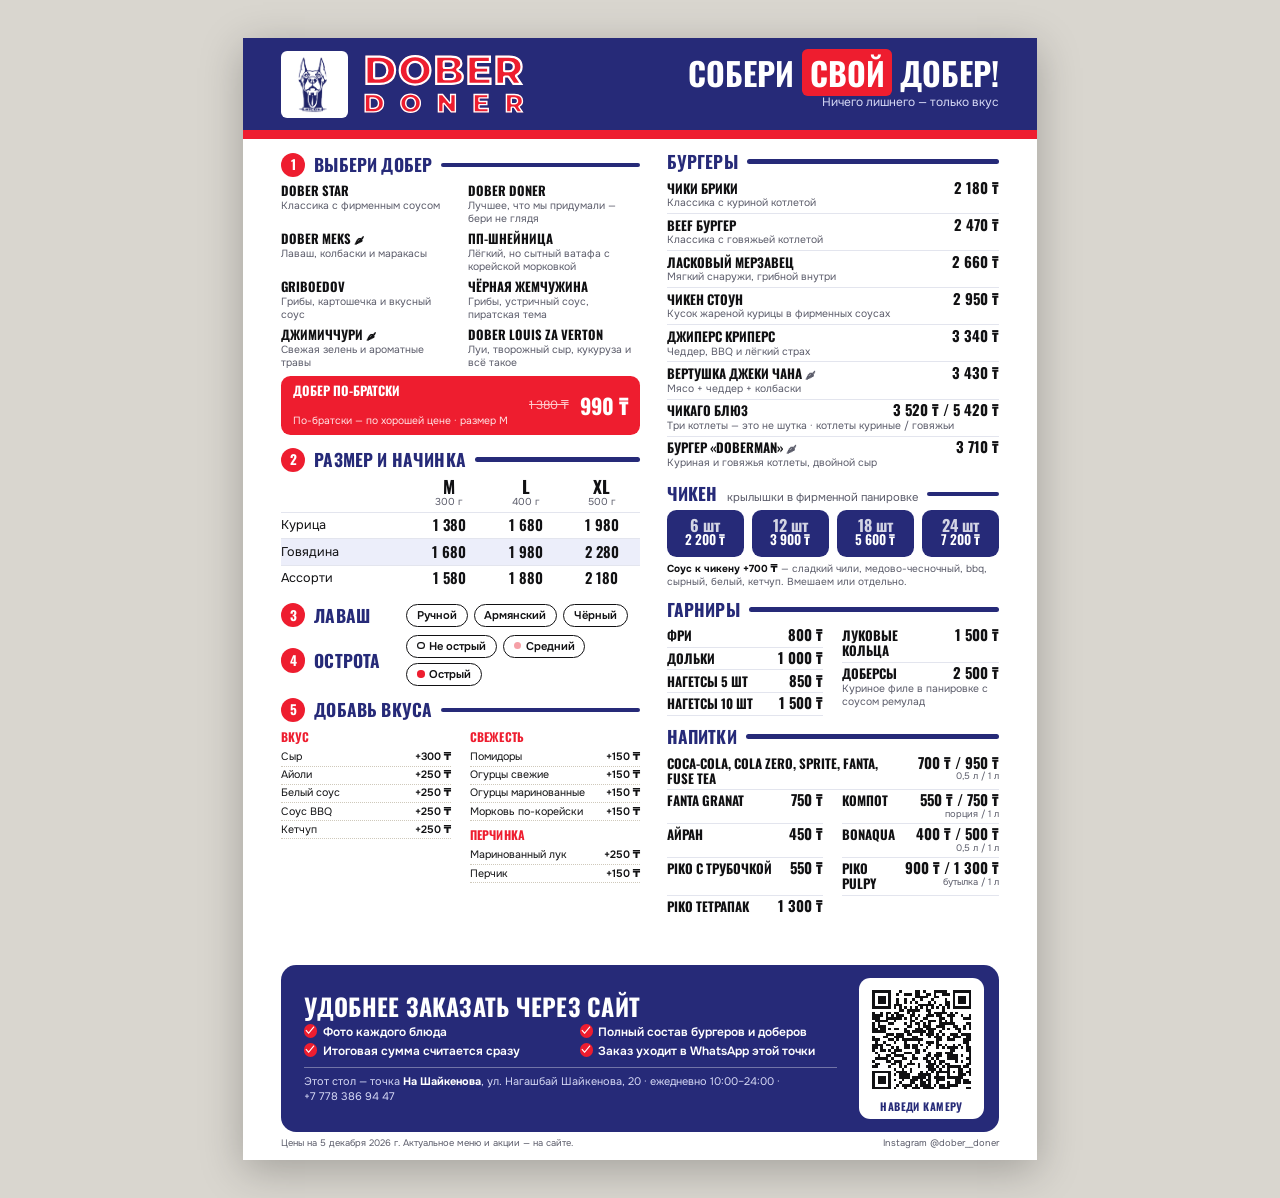
<file: print/menu-a4.html>
<!doctype html>
<!--
  НАСТОЛЬНОЕ МЕНЮ A4 для печати.
  Цены, названия и точки берутся из ../site/js/config.js — бумага и сайт не расходятся.
  Короткие подписи блюд — ниже в TAGLINES (взяты с текущего бумажного меню сети).

  Открыть для конкретной точки: menu-a4.html?branch=eset-batyra — QR поведёт на меню этой точки.
  PDF для всех точек сразу:  bash tools/build_print.sh
-->
<html lang="ru">
<head>
  <meta charset="utf-8">
  <title>Dober Doner — меню A4</title>
  <link rel="preconnect" href="https://fonts.googleapis.com">
  <link rel="preconnect" href="https://fonts.gstatic.com" crossorigin>
  <link href="https://fonts.googleapis.com/css2?family=Onest:wght@400;600;700&family=Oswald:wght@500;600;700&display=swap" rel="stylesheet">
  <style>
    @page { size: A4; margin: 0; }
    :root {
      --blue: #262a78;      /* тёмно-синий — фон вывески */
      --blue-soft: #eceefa;
      --red: #ee1d2f;       /* красный букв вывески */
      --ink: #111113;
      --muted: #5c5d6b;
      --line: #e3e5ee;
      --paper: #ffffff;
    }
    * { box-sizing: border-box; }
    html, body { margin: 0; background: #d9d6cf; }
    body { font: 400 8.6pt/1.3 'Onest', system-ui, sans-serif; color: var(--ink);
           -webkit-print-color-adjust: exact; print-color-adjust: exact; }
    .page {
      width: 210mm; height: 297mm; margin: 0 auto; background: var(--paper);
      display: flex; flex-direction: column; overflow: hidden; position: relative;
    }
    @media screen { .page { margin: 10mm auto; box-shadow: 0 10px 40px rgba(0,0,0,.25); } }
    h2, h3, .oswald { font-family: 'Oswald', sans-serif; text-transform: uppercase; letter-spacing: .01em; margin: 0; }

    /* ── шапка ── */
    .head { background: var(--blue); color: #fff; display: flex; align-items: center; gap: 4mm; padding: 3.5mm 10mm 3.2mm; position: relative; }
    .head::after { content: ''; position: absolute; left: 0; right: 0; bottom: -2.2mm; height: 2.2mm; background: var(--red); }
    .head__tile { background: #fff; border-radius: 1.6mm; padding: 1.4mm 2.2mm; display: flex; }
    .head__logo { height: 15mm; width: auto; }
    /* надпись как на вывеске: красные буквы с белой обводкой внутри контура */
    .head__word { height: 16mm; width: auto; display: block; }
    .head__title { margin-left: auto; text-align: right; }
    .head__title h1 { font: 700 24pt/.95 'Oswald', sans-serif; text-transform: uppercase; margin: 0; }
    .head__title h1 em { background: var(--red); color: #fff; font-style: normal; padding: 0 2mm; border-radius: 1.5mm; }
    .head__title p { margin: 1.8mm 0 0; color: #d6d9f5; font-size: 9pt; }

    /* ── две колонки ── */
    .body { flex: 1; display: grid; grid-template-columns: 1.08fr 1fr; gap: 7mm; padding: 6mm 10mm 3mm; min-height: 0; }
    .col { display: flex; flex-direction: column; gap: 3.2mm; min-height: 0; }

    .sec__head { display: flex; align-items: center; gap: 2.4mm; margin-bottom: 1.8mm; }
    .num { width: 6.4mm; height: 6.4mm; border-radius: 50%; background: var(--red); color: #fff;
           display: grid; place-items: center; font: 700 10pt/1 'Oswald', sans-serif; flex: none; }
    .sec__head h2 { font-size: 13pt; line-height: 1; color: var(--blue); }
    .sec__head h2 small { font-size: 8.5pt; color: var(--muted); letter-spacing: 0; font-family: 'Onest', sans-serif; text-transform: none; font-weight: 400; margin-left: 1.5mm; }
    .bar { flex: 1; height: 1.2mm; background: var(--blue); border-radius: 1mm; }

    /* список доберов */
    .dobers { list-style: none; margin: 0; padding: 0; display: grid; grid-template-columns: 1fr 1fr; gap: 1.8mm 4mm; }
    .dobers li b { display: block; font: 700 9.6pt/1.1 'Oswald', sans-serif; text-transform: uppercase; }
    .dobers li > span { color: var(--muted); font-size: 7.8pt; line-height: 1.22; display: block; margin-top: .5mm; }
    .hot { font-size: 7.5pt; }
    .promo { grid-column: 1 / -1; display: flex; align-items: center; gap: 3mm; background: var(--red); color: #fff;
             border-radius: 2.5mm; padding: 2mm 3.2mm; }
    .promo > div { flex: 1; }
    .promo b { font: 700 11pt/1 'Oswald', sans-serif; text-transform: uppercase; }
    .promo li > span, .promo span { color: #ffe3e4 !important; font-size: 7.8pt; }
    .promo s { color: #ffc9cb; font-size: 9pt; white-space: nowrap; }
    .promo i { font: 700 16pt/1 'Oswald', sans-serif; color: #fff; font-style: normal; white-space: nowrap; }

    /* таблица размеров */
    table { width: 100%; border-collapse: collapse; }
    .sizes th { font: 700 13pt/1 'Oswald', sans-serif; text-align: center; padding: 0 0 1mm; }
    .sizes th small { display: block; font: 400 7.5pt/1.2 'Onest', sans-serif; color: var(--muted); }
    .sizes th:first-child { text-align: left; }
    .sizes td { padding: 1.2mm 0; border-top: .3mm solid var(--line); font-size: 9.5pt; }
    .sizes td:not(:first-child) { text-align: center; font: 600 11pt/1 'Oswald', sans-serif; }
    .sizes tr:nth-child(odd) td { background: var(--blue-soft); }

    .opts { display: grid; gap: 2mm; }
    .opts__row { display: flex; align-items: center; gap: 2.4mm; }
    .opts__row h2 { font-size: 13pt; width: 22mm; flex: none; color: var(--blue); }
    .chips { display: flex; flex-wrap: wrap; gap: 1.5mm; }
    .chips span { border: .3mm solid var(--ink); border-radius: 5mm; padding: .8mm 2.6mm; font-weight: 600; font-size: 8.4pt; }
    .dot { display: inline-block; width: 2mm; height: 2mm; border-radius: 50%; margin-right: 1.2mm; vertical-align: .2mm; }

    .extras { display: grid; grid-template-columns: 1fr 1fr; gap: 1.5mm 5mm; }
    .extras h3:not(:first-child) { margin-top: 1.6mm; }
    .extras h3 { font-size: 9pt; margin-bottom: 1mm; color: var(--red); }
    .extras ul { list-style: none; margin: 0; padding: 0; }
    .extras li { display: flex; justify-content: space-between; gap: 2mm; font-size: 8pt; padding: .45mm 0; border-bottom: .2mm dotted #cfc9bb; }
    .extras li b { font-weight: 600; white-space: nowrap; }

    /* правая колонка: прайс-списки */
    .price { list-style: none; margin: 0; padding: 0; }
    .price li { display: grid; grid-template-columns: 1fr auto; gap: .2mm 3mm; padding: .9mm 0; border-bottom: .3mm solid var(--line); }
    .price li:last-child { border-bottom: 0; }
    .price b { font: 700 9.8pt/1.15 'Oswald', sans-serif; text-transform: uppercase; }
    .price i { font: 700 11pt/1 'Oswald', sans-serif; font-style: normal; white-space: nowrap; text-align: right; }
    .price i small { font: 400 7pt/1 'Onest', sans-serif; color: var(--muted); display: block; margin-top: .6mm; }
    .price span { grid-column: 1 / -1; color: var(--muted); font-size: 7.8pt; }

    .wings { display: grid; grid-template-columns: repeat(4, 1fr); gap: 2mm; }
    .wings div { background: var(--blue); color: #fff; border-radius: 2.5mm; padding: 2mm 1mm; text-align: center; }
    .wings b { display: block; font: 700 12pt/1 'Oswald', sans-serif; color: #fff; opacity: .8; }
    .wings span { font: 600 10pt/1 'Oswald', sans-serif; }
    .note { margin: 1.4mm 0 0; font-size: 7.6pt; color: var(--muted); }
    .note b { color: var(--ink); }

    .price--2 { columns: 2; column-gap: 5mm; }
    .drinks { display: grid; grid-template-columns: 1fr 1fr; column-gap: 5mm; }
    .drinks li:first-child { grid-column: 1 / -1; }
    .price--2 li { break-inside: avoid; }

    /* ── блок QR ── */
    .qr { margin: 0 10mm 7.5mm; background: var(--blue); color: #fff; border-radius: 4mm; display: grid;
          grid-template-columns: 1fr auto; gap: 6mm; align-items: center; padding: 3.4mm 4mm 3.4mm 6mm; }
    .qr h2 { font-size: 18pt; line-height: 1; }
    .qr ul { list-style: none; margin: 1.8mm 0 2mm; padding: 0; display: grid; grid-template-columns: 1fr 1fr; gap: 1mm 5mm; }
    .qr li { font-size: 9pt; font-weight: 600; padding-left: 5mm; position: relative; }
    .qr li::before { content: '✓'; position: absolute; left: 0; top: -.2mm; width: 3.6mm; height: 3.6mm; border-radius: 50%;
                     background: var(--red); color: #fff; font-size: 7pt; display: grid; place-items: center; }
    .qr__point { font-size: 8.2pt; border-top: .3mm solid rgba(255,255,255,.35); padding-top: 1.6mm; color: #d6d9f5; }
    .qr__point b { color: #fff; }
    .qr__point b { font-weight: 700; }
    .nowrap { white-space: nowrap; }
    .qr__code { background: #fff; border-radius: 3mm; padding: 2mm; text-align: center; }
    .qr__code svg { display: block; width: 29mm; height: 29mm; }
    .qr__code span { display: block; font: 700 8pt/1 'Oswald', sans-serif; text-transform: uppercase; margin-top: 1.6mm; letter-spacing: .04em; color: var(--blue); }

    /* водяной знак (menu-a4.html?…&wm=1): диагональная надпись по всему листу, QR остаётся поверх */
    .wm { position: absolute; inset: 0; overflow: hidden; pointer-events: none; z-index: 5; }
    .wm__in { position: absolute; inset: -40% -60%; transform: rotate(-28deg);
              display: flex; flex-direction: column; justify-content: space-around; }
    .wm__line { white-space: nowrap; font: 600 17pt/1 'Onest', sans-serif; letter-spacing: .02em;
                color: rgba(17, 17, 19, .11); }
    .wm__line:nth-child(even) { margin-left: -60mm; }
    .qr__code { position: relative; z-index: 6; }
    .foot { position: absolute; left: 10mm; right: 10mm; bottom: 3mm; display: flex; justify-content: space-between;
            font-size: 7pt; color: var(--muted); }
  </style>
</head>
<body>
  <main class="page">
    <header class="head">
      <span class="head__tile"><img class="head__logo" src="../brand/logo-navy.png" alt=""></span>
      <img class="head__word" src="../site/img/wordmark.svg" alt="" width="89" height="34">
      <div class="head__title">
        <h1>Собери <em>свой</em> добер!</h1>
        <p>Ничего лишнего — только вкус</p>
      </div>
    </header>

    <section class="body">
      <div class="col">
        <div>
          <div class="sec__head"><span class="num">1</span><h2>Выбери добер</h2><span class="bar"></span></div>
          <ul class="dobers" data-dobers></ul>
        </div>

        <div>
          <div class="sec__head"><span class="num">2</span><h2>Размер и начинка</h2><span class="bar"></span></div>
          <table class="sizes" data-sizes></table>
        </div>

        <div class="opts">
          <div class="opts__row"><span class="num">3</span><h2>Лаваш</h2><div class="chips" data-lavash></div></div>
          <div class="opts__row"><span class="num">4</span><h2>Острота</h2><div class="chips" data-spice></div></div>
        </div>

        <div>
          <div class="sec__head"><span class="num">5</span><h2>Добавь вкуса</h2><span class="bar"></span></div>
          <div class="extras" data-extras></div>
        </div>
      </div>

      <div class="col">
        <div>
          <div class="sec__head"><h2>Бургеры</h2><span class="bar"></span></div>
          <ul class="price" data-burgers></ul>
        </div>

        <div>
          <div class="sec__head"><h2>Чикен <small>крылышки в фирменной панировке</small></h2><span class="bar"></span></div>
          <div class="wings" data-wings></div>
          <p class="note" data-wing-sauce></p>
        </div>

        <div>
          <div class="sec__head"><h2>Гарниры</h2><span class="bar"></span></div>
          <ul class="price price--2" data-sides></ul>
        </div>

        <div>
          <div class="sec__head"><h2>Напитки</h2><span class="bar"></span></div>
          <ul class="price drinks" data-drinks></ul>
        </div>
      </div>
    </section>

    <section class="qr">
      <div>
        <h2>Удобнее заказать через сайт</h2>
        <ul>
          <li>Фото каждого блюда</li>
          <li>Полный состав бургеров и доберов</li>
          <li>Итоговая сумма считается сразу</li>
          <li>Заказ уходит в WhatsApp этой точки</li>
        </ul>
        <div class="qr__point" data-point></div>
      </div>
      <div class="qr__code">
        <div data-qr></div>
        <span>Наведи камеру</span>
      </div>
    </section>

    <div class="foot"><span data-foot-left></span><span>Instagram @dober__doner</span></div>
  </main>

  <script src="../site/js/config.js"></script>
  <script src="vendor/qrcode.min.js"></script>
  <script>
  (function () {
    'use strict';
    // Адрес для QR — из site.url в config.js (один адрес на сайт и бумагу). Сменили домен — пересобрать PDF.
    const SITE_URL = window.DOBER.site.url.replace(/\/?$/, '/') + 'menu.html';

    // Короткие подписи — с бумажного меню сети (полный состав — на сайте)
    const TAGLINES = {
      'dober-star': 'Классика с фирменным соусом',
      'dober-doner': 'Лучшее, что мы придумали — бери не глядя',
      'dober-meks': 'Лаваш, колбаски и маракасы',
      'pp-shneinica': 'Лёгкий, но сытный ватафа с корейской морковкой',
      'griboedov': 'Грибы, картошечка и вкусный соус',
      'black-pearl': 'Грибы, устричный соус, пиратская тема',
      'jimichurri': 'Свежая зелень и ароматные травы',
      'louis': 'Луи, творожный сыр, кукуруза и всё такое',
      'po-bratski': 'По-братски — по хорошей цене',
      'chiki-briki': 'Классика с куриной котлетой',
      'beef-burger': 'Классика с говяжьей котлетой',
      'merzavec': 'Мягкий снаружи, грибной внутри',
      'chicken-stone': 'Кусок жареной курицы в фирменных соусах',
      'jeepers': 'Чеддер, BBQ и лёгкий страх',
      'vertushka': 'Мясо + чеддер + колбаски',
      'chicago': 'Три котлеты — это не шутка',
      'doberman': 'Куриная и говяжья котлеты, двойной сыр',
      'dobersy': 'Куриное филе в панировке с соусом ремулад'
    };

    // Короткие названия для бумаги — чтобы строки не переносились (как на бумажном меню сети)
    const PRINT_NAMES = {
      'fries': 'Фри', 'wedges': 'Дольки', 'onion-rings': 'Луковые кольца', 'nuggets': 'Нагетсы',
      'compote': 'Компот', 'ayran': 'Айран', 'bonaqua': 'BonAqua', 'piko': 'Piko с трубочкой',
      'piko-tetra': 'Piko тетрапак', 'fusetea': 'Fuse Tea', 'cola-zero': 'Cola Zero'
    };
    const nameOf = i => PRINT_NAMES[i.id] || i.name;

    const CFG = window.DOBER;
    const money = n => String(n).replace(/\B(?=(\d{3})+(?!\d))/g, ' ') + ' ₸';
    const $ = s => document.querySelector(s);
    const esc = s => String(s).replace(/[&<>"]/g, c => ({ '&': '&amp;', '<': '&lt;', '>': '&gt;', '"': '&quot;' }[c]));
    const cat = id => CFG.menu.find(c => c.id === id);
    const item = (catId, id) => cat(catId).items.find(i => i.id === id);
    const group = (it, id) => (it.groups || []).find(g => g.id === id);

    // точка из ссылки ?branch=…
    const branchId = new URLSearchParams(location.search).get('branch');
    const branch = CFG.branches.find(b => b.id === branchId) || CFG.branches[0];

    // 1. доберы (акционный — отдельной плашкой)
    const dobers = cat('dobers').items.filter(i => !i.hidden);
    const promo = dobers.find(i => i.oldPrice);
    $('[data-dobers]').innerHTML = dobers.filter(i => i !== promo).map(i =>
      '<li><b>' + esc(i.name) + (i.spicy ? ' <span class="hot">🌶</span>' : '') + '</b><span>' + esc(TAGLINES[i.id] || '') + '</span></li>'
    ).join('') + (promo ? '<li class="promo"><div><b>' + esc(promo.name) + '</b><br><span>' + esc(TAGLINES[promo.id] || '') +
      ' · размер M</span></div><s>' + money(promo.oldPrice) + '</s><i>' + money(promo.price) + '</i></li>' : '');

    // 2. таблица размер × начинка (как на сайте: базовая цена + размер + начинка)
    const star = item('dobers', 'dober-star');
    const sizes = group(star, 'size').options, meats = group(star, 'meat').options;
    const grams = { m: '300 г', l: '400 г', xl: '500 г' };
    $('[data-sizes]').innerHTML = '<tr><th></th>' + sizes.map(s => '<th>' + s.id.toUpperCase() + '<small>' + grams[s.id] + '</small></th>').join('') + '</tr>' +
      meats.map(m => '<tr><td>' + esc(m.name) + '</td>' + sizes.map(s => '<td>' + money(star.price + s.price + m.price).replace(' ₸', '') + '</td>').join('') + '</tr>').join('');

    // 3–4. лаваш и острота
    $('[data-lavash]').innerHTML = group(star, 'lavash').options.map(o => '<span>' + esc(o.name) + '</span>').join('');
    const spiceDots = { mild: '#ffffff; box-shadow: inset 0 0 0 .3mm #111113', medium: '#f5a0a7', hot: '#ee1d2f' };
    const spiceShort = { medium: 'Средний' };
    $('[data-spice]').innerHTML = group(star, 'spice').options.map(o =>
      '<span><i class="dot" style="background:' + spiceDots[o.id] + '"></i>' + esc(spiceShort[o.id] || o.name) + '</span>').join('');

    // 5. добавки — тремя столбиками, как на бумажном меню
    const extras = star.extras;
    const pick = ids => extras.filter(e => ids.includes(e.id));
    const SHORT = { aioli: 'Айоли', white: 'Белый соус', bbq: 'Соус BBQ', pickle: 'Огурцы маринованные', onion: 'Маринованный лук' };
    const block = (title, ids) => '<h3>' + title + '</h3><ul>' +
      pick(ids).map(e => '<li>' + esc(SHORT[e.id] || e.name) + '<b>+' + money(e.price) + '</b></li>').join('') + '</ul>';
    $('[data-extras]').innerHTML =
      '<div>' + block('Вкус', ['cheese', 'aioli', 'white', 'bbq', 'ketchup']) + '</div>' +
      '<div>' + block('Свежесть', ['tomato', 'cucumber', 'pickle', 'carrot']) + block('Перчинка', ['pepper', 'onion']) + '</div>';

    // бургеры: у Чикаго Блюз две цены (котлеты курица / говядина)
    $('[data-burgers]').innerHTML = cat('burgers').items.filter(i => !i.hidden).map(i => {
      const patty = group(i, 'patty');
      const price = patty ? patty.options.map(o => money(i.price + o.price)).join(' / ') : money(i.price);
      const note = patty ? ' · котлеты ' + patty.options.map(o => o.name.toLowerCase()).join(' / ') : '';
      return '<li><b>' + esc(i.name) + (i.spicy ? ' <span class="hot">🌶</span>' : '') + '</b><i>' + price + '</i><span>' +
        esc((TAGLINES[i.id] || '') + note) + '</span></li>';
    }).join('');

    // чикен
    const wings = item('chicken', 'chicken');
    $('[data-wings]').innerHTML = group(wings, 'portion').options.map(o =>
      '<div><b>' + esc(o.name) + '</b><span>' + money(wings.price + o.price) + '</span></div>').join('');
    const wingSauces = group(wings, 'sauce').options.filter(o => o.price);
    $('[data-wing-sauce]').innerHTML = '<b>Соус к чикену +' + money(wingSauces[0].price) + '</b> — ' +
      wingSauces.map(o => esc(o.name.toLowerCase())).join(', ') + '. Вмешаем или отдельно.';

    // гарниры (у нагетсов — две порции)
    $('[data-sides]').innerHTML = cat('sides').items.filter(i => !i.hidden).map(i => {
      const portion = group(i, 'portion');
      const rows = portion ? portion.options.map(o => [nameOf(i) + ' ' + o.name, i.price + o.price]) : [[nameOf(i), i.price]];
      return rows.map(([name, p]) => '<li><b>' + esc(name) + '</b><i>' + money(p) + '</i>' +
        (TAGLINES[i.id] ? '<span>' + esc(TAGLINES[i.id]) + '</span>' : '') + '</li>').join('');
    }).join('');

    // напитки — компактно: напитки с одинаковыми ценами объединяются в одну строку (Coca-Cola, Sprite, Fanta…)
    const MAIN_VOLUMES = /0,5|1 л|Порция|Бутылка/;
    const rows = [];
    cat('drinks').items.filter(i => !i.hidden).forEach(i => {
      const vol = group(i, 'volume');
      const opts = vol ? vol.options.filter(o => MAIN_VOLUMES.test(o.name)) : [];
      const price = opts.length ? opts.map(o => money(i.price + o.price)).join(' / ') : money(i.price);
      const label = opts.map(o => o.name.toLowerCase()).join(' / ');
      const same = rows.find(r => r.price === price && r.label === label && label);
      if (same) same.names.push(nameOf(i)); else rows.push({ names: [nameOf(i)], price, label });
    });
    $('[data-drinks]').innerHTML = rows.map(r => '<li><b>' + esc(r.names.join(', ')) + '</b><i>' + r.price +
      (r.label ? '<small>' + r.label + '</small>' : '') + '</i></li>').join('');

    // точка и QR
    $('[data-point]').innerHTML = 'Этот стол — точка <b>' + esc(branch.name) + '</b>, ' + esc(branch.address) +
      ' · ' + esc(branch.hours.label.toLowerCase()) + ' · <span class="nowrap">' + esc(branch.phoneDisplay) + '</span>';
    $('[data-foot-left]').textContent = 'Цены на ' + new Date().toLocaleDateString('ru-RU', { day: 'numeric', month: 'long', year: 'numeric' }) +
      ' Актуальное меню и акции — на сайте.';
    const url = SITE_URL + '?branch=' + encodeURIComponent(branch.id);
    const qr = qrcode(0, 'M');
    qr.addData(url);
    qr.make();
    const n = qr.getModuleCount();
    let path = '';
    for (let y = 0; y < n; y++) for (let x = 0; x < n; x++) if (qr.isDark(y, x)) path += 'M' + x + ' ' + y + 'h1v1h-1z';
    $('[data-qr]').innerHTML = '<svg viewBox="-2 -2 ' + (n + 4) + ' ' + (n + 4) + '" shape-rendering="crispEdges" role="img" aria-label="QR-код: ' + esc(url) + '">' +
      '<rect x="-2" y="-2" width="' + (n + 4) + '" height="' + (n + 4) + '" fill="#fff"/><path d="' + path + '" fill="#111113"/></svg>';
    document.title = 'Dober Doner — меню A4 — ' + branch.name;

    // Водяной знак для демо-версий: menu-a4.html?branch=…&wm=1
    const WATERMARK = 'edudev.kz · Цифровизация бизнеса';
    if (new URLSearchParams(location.search).get('wm') === '1') {
      const phrase = (WATERMARK + '\u2003\u2003').repeat(6);
      const layer = document.createElement('div');
      layer.className = 'wm';
      layer.setAttribute('aria-hidden', 'true');
      layer.innerHTML = '<div class="wm__in">' + Array.from({ length: 18 }, () => '<div class="wm__line">' + esc(phrase) + '</div>').join('') + '</div>';
      document.querySelector('.page').appendChild(layer);
      document.title += ' — демо';
    }

    // Проверка вёрстки: насколько содержимое колонок вылезает за свой блок (0 — всё влезло)
    const mm = px => Math.round(px * 25.4 / 96 * 10) / 10;
    const limit = document.querySelector('.body').getBoundingClientRect().bottom;
    const over = Math.max(0, ...Array.from(document.querySelectorAll('.col > *')).map(n => n.getBoundingClientRect().bottom - limit));
    document.body.dataset.overflow = mm(over) + 'мм';
    if (over > 0.5) console.warn('Меню не влезает на лист: лишние ' + mm(over) + ' мм');
  })();
  </script>
</body>
</html>
</file>
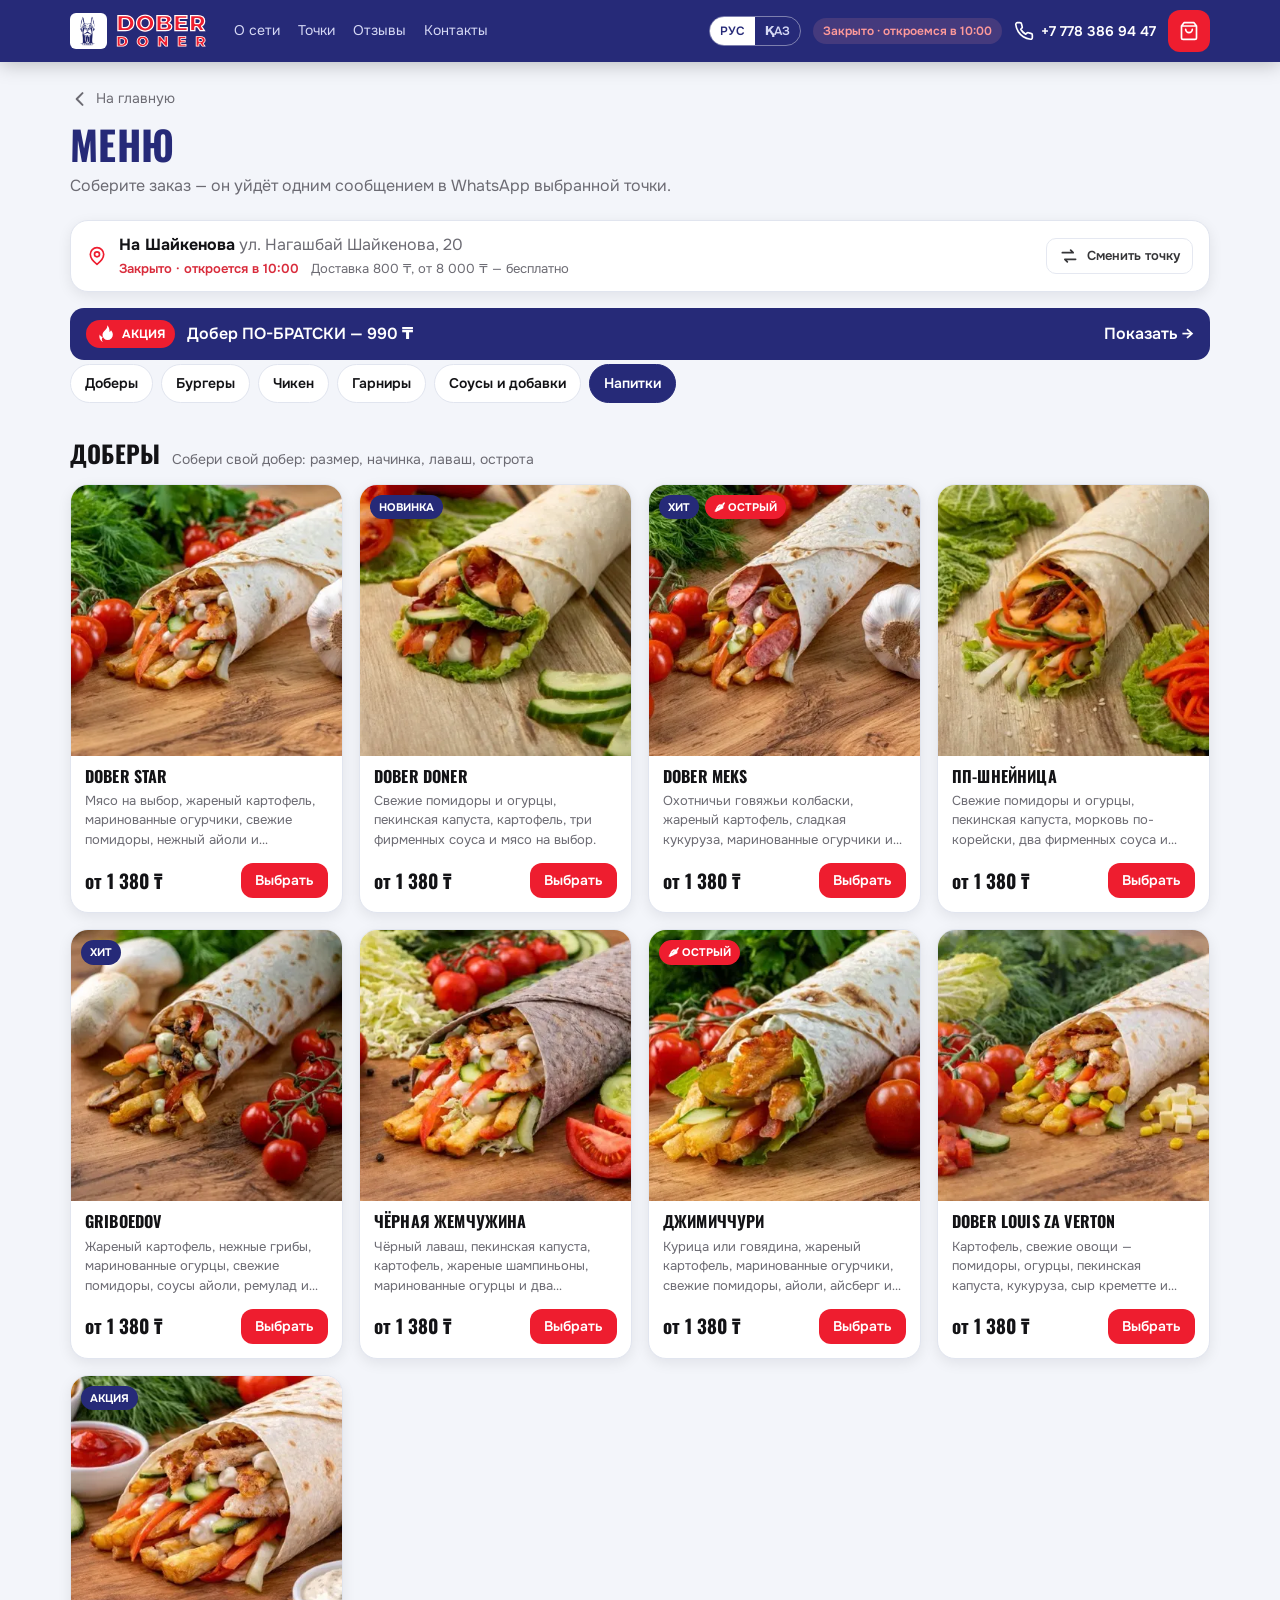
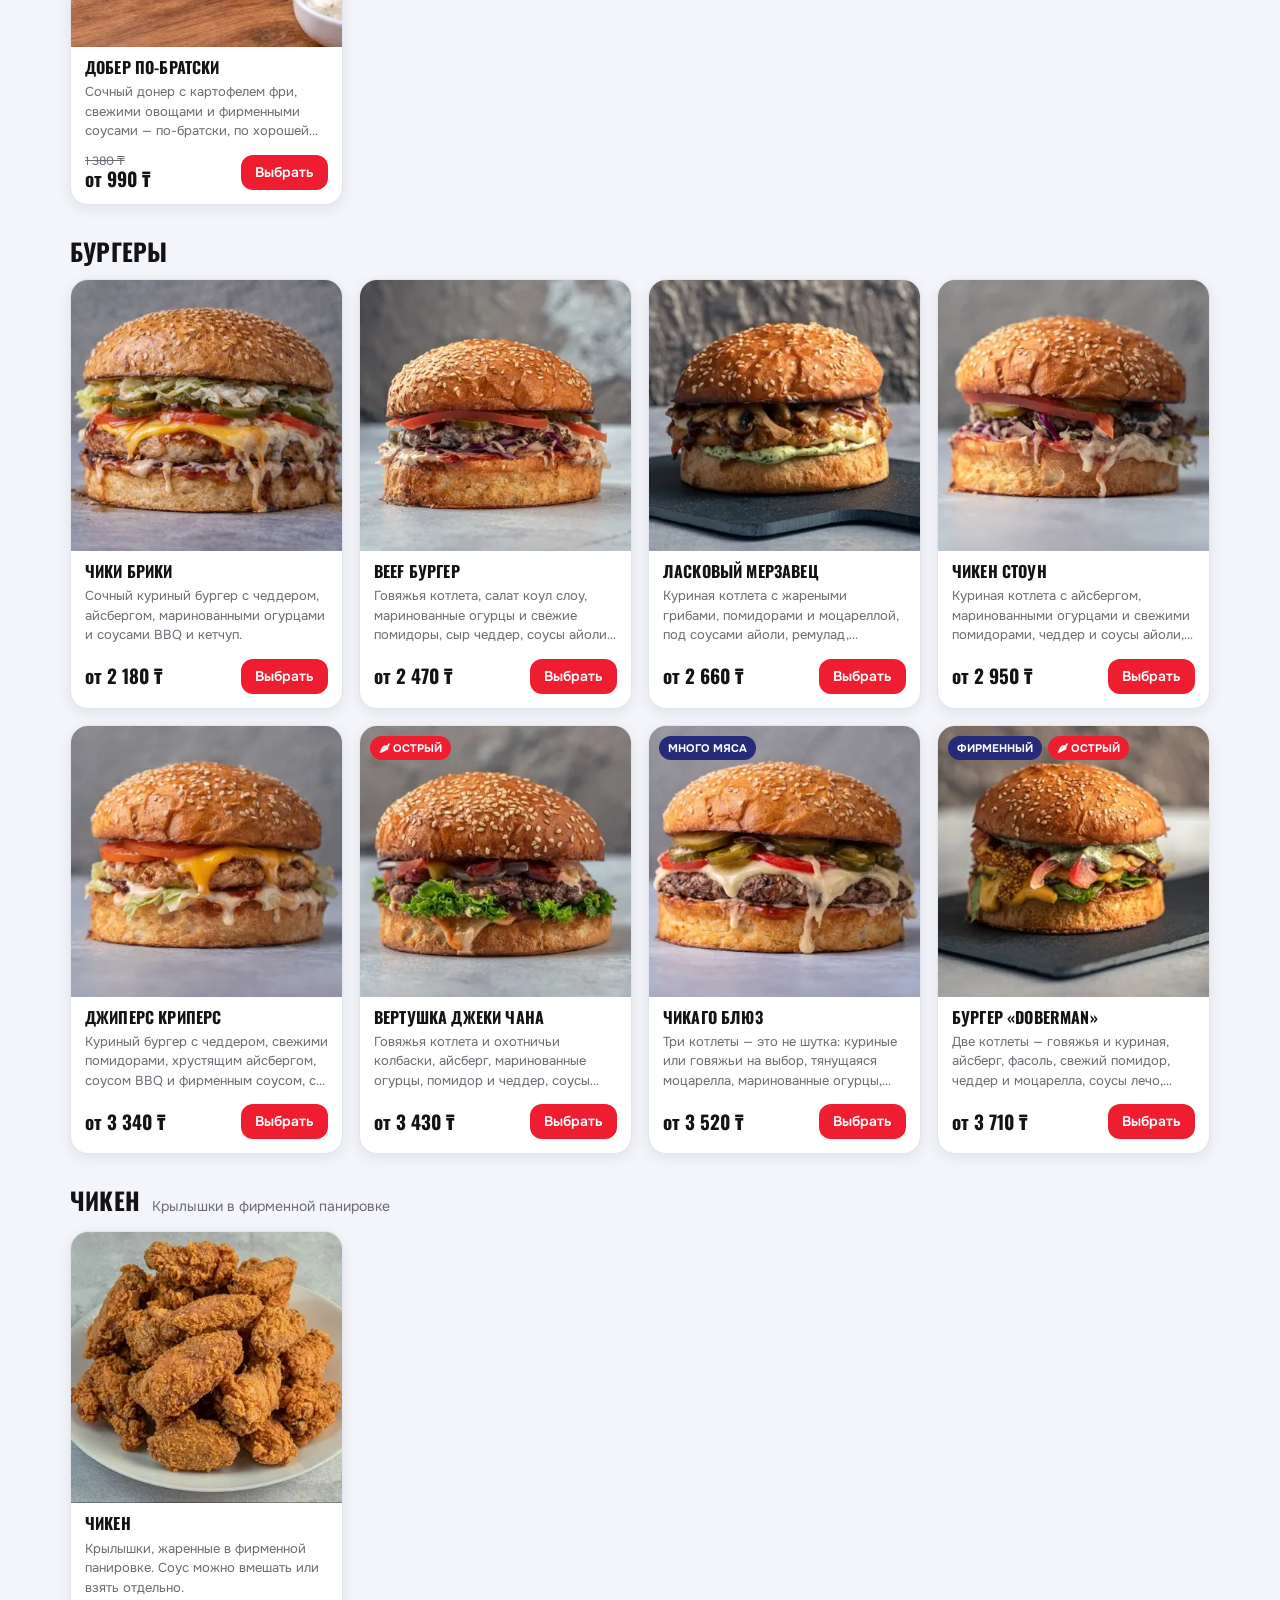
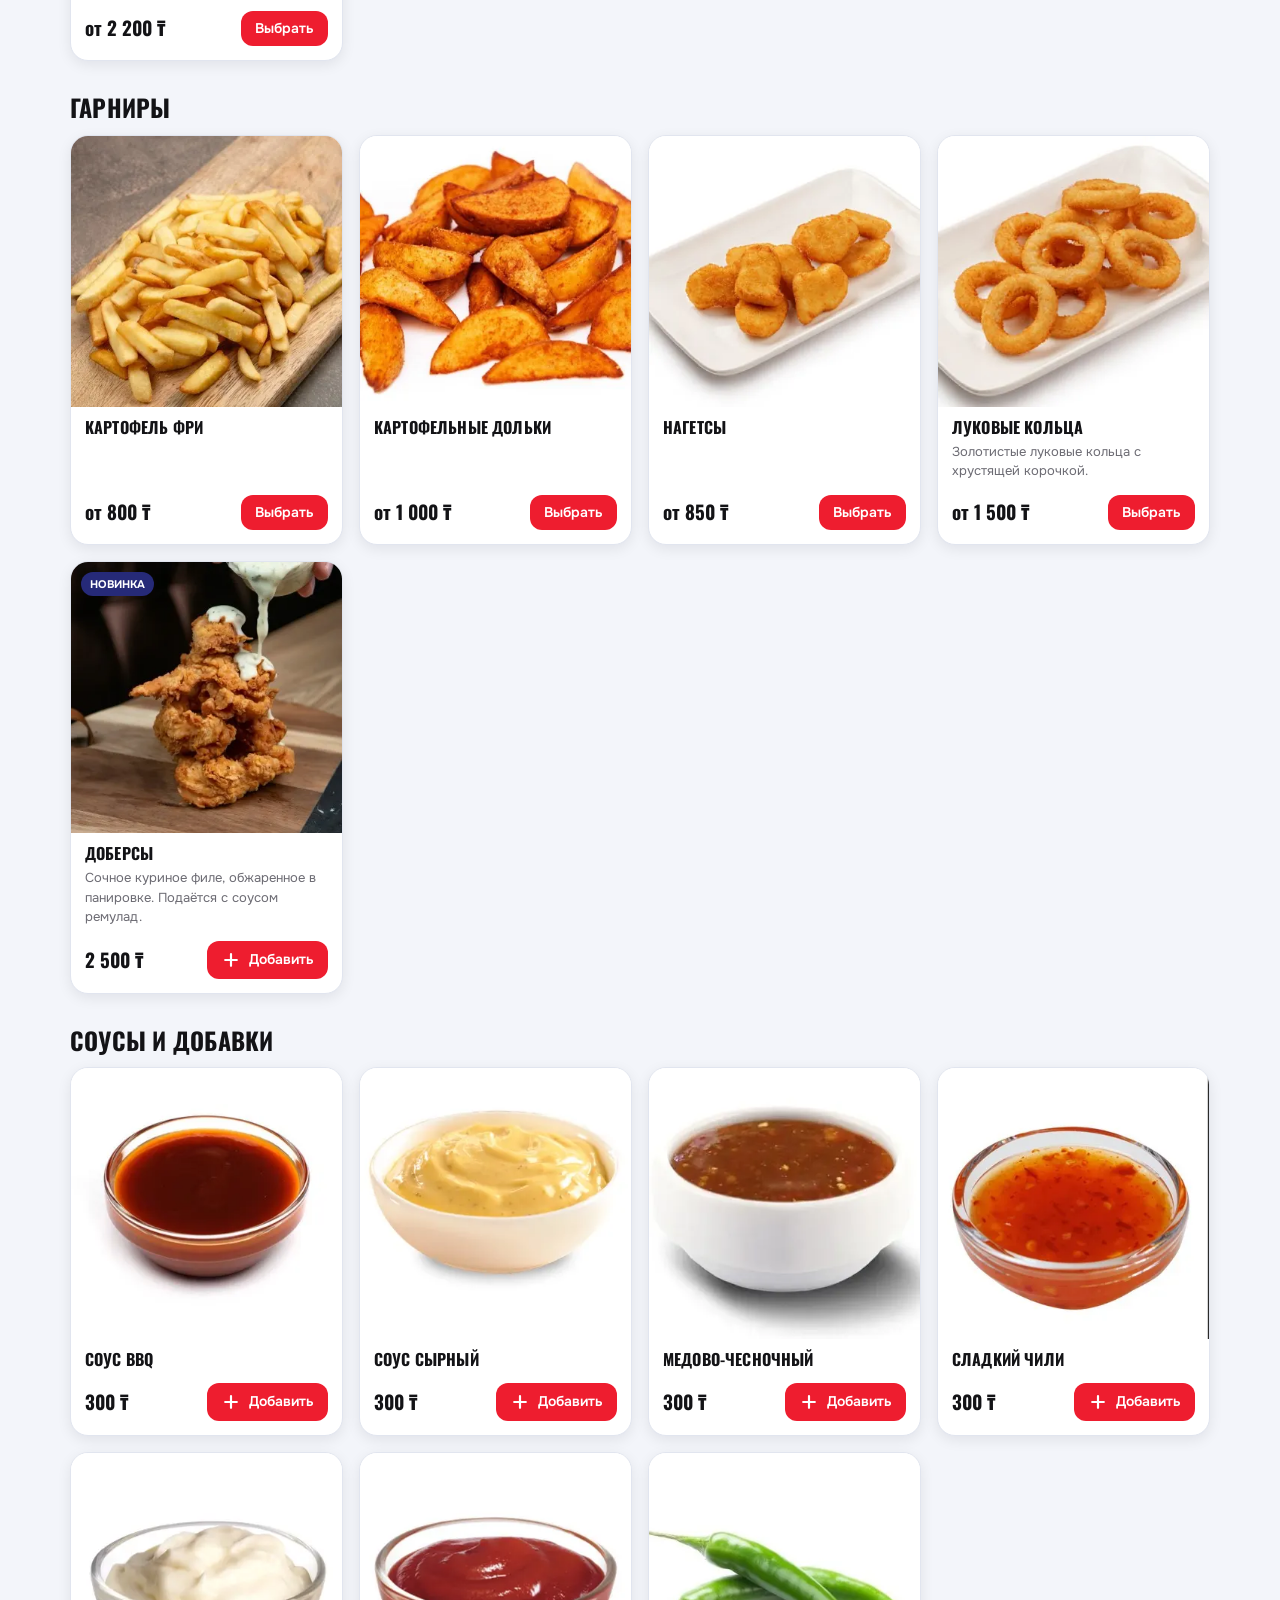
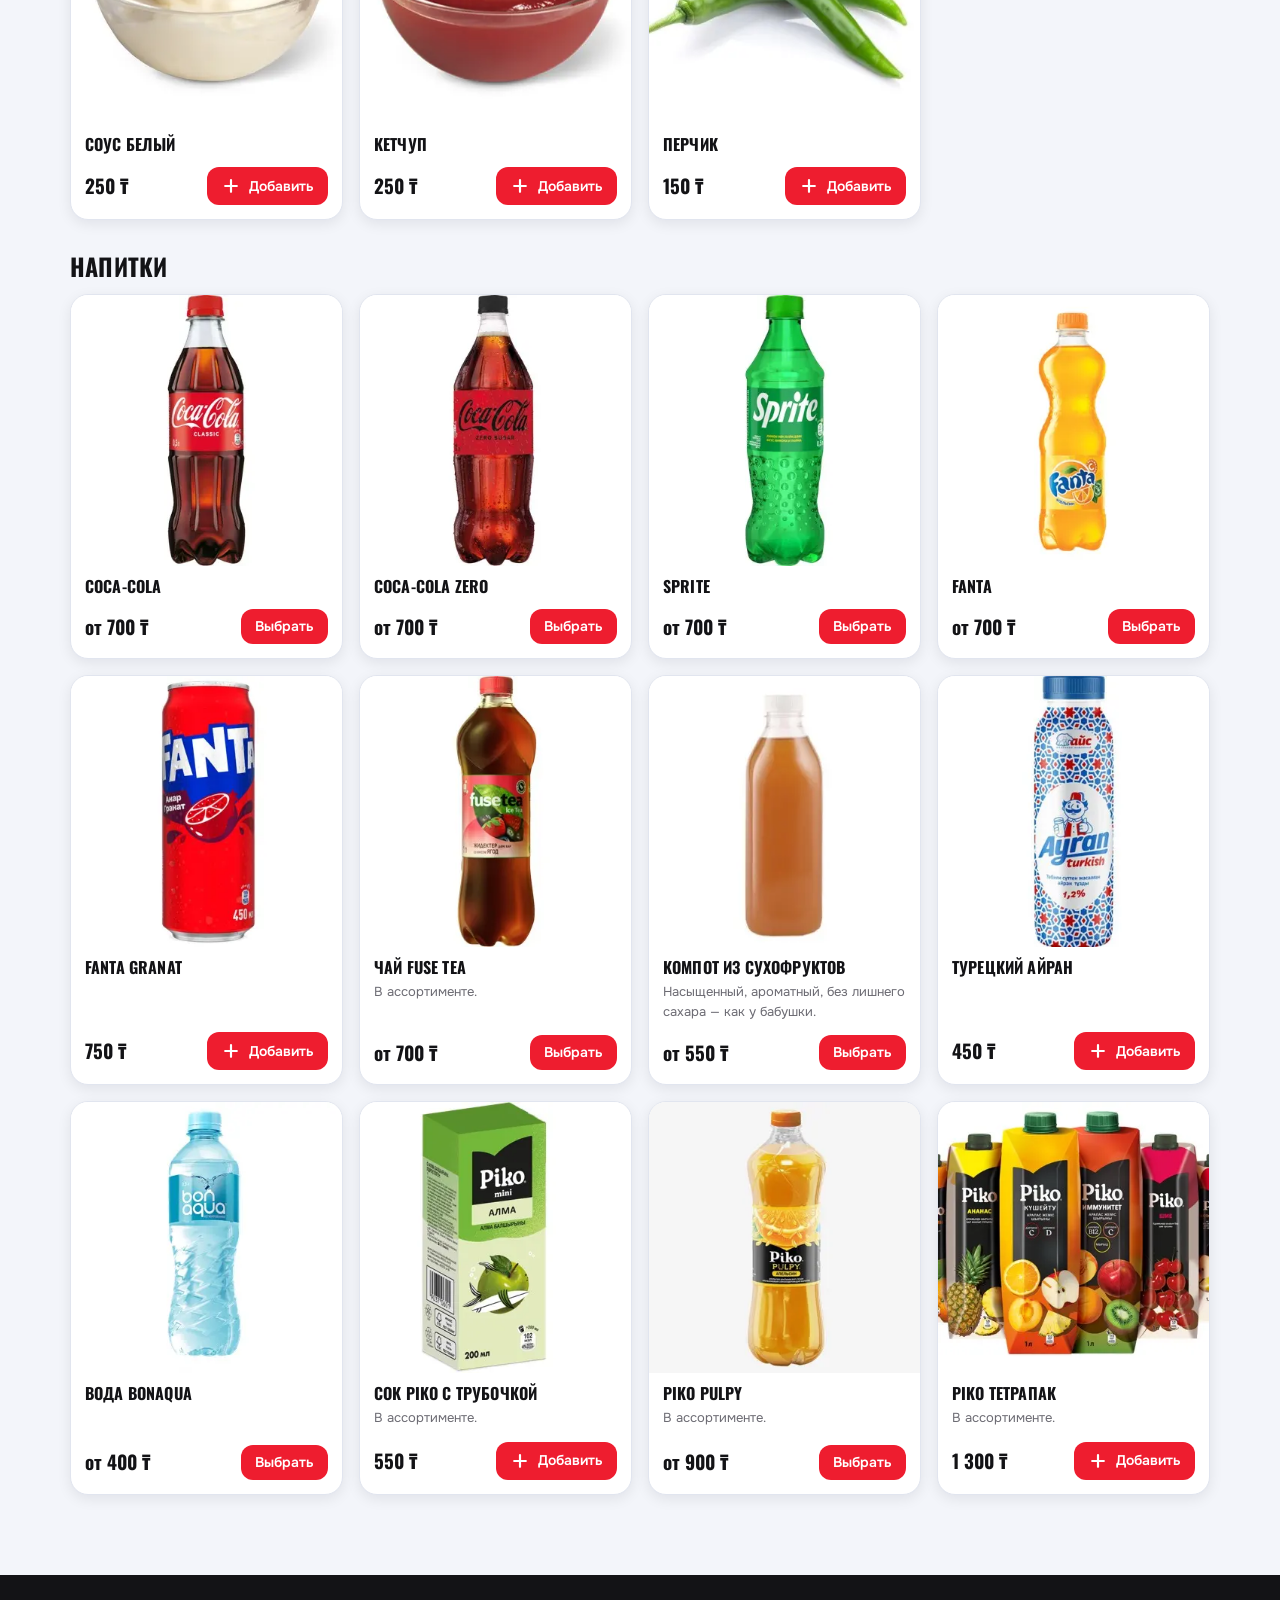
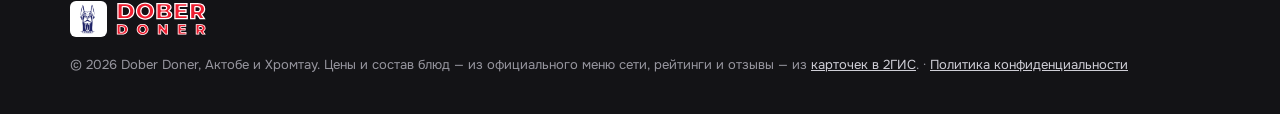
<file: site/menu.html>
<!doctype html>
<html lang="ru" data-page="menu">
<head>
  <meta charset="utf-8">
  <meta name="viewport" content="width=device-width, initial-scale=1, viewport-fit=cover">
  <link rel="canonical" href="https://mumitrol16666-creator.github.io/Doberdoner/menu.html">
  <!-- Сайт скрыт от поисковиков: в site/js/config.js site.indexable = false. Для запуска поставить true. -->
  <meta name="robots" content="noindex, nofollow">
  <title>Меню и заказ — Dober Doner, Актобе и Хромтау</title>
  <meta name="description" content="Меню Dober Doner: доберы от 990 ₸, бургеры, чикен, гарниры и напитки с ценами. Соберите заказ и отправьте в WhatsApp выбранной точки — 4 филиала в Актобе и Хромтау.">
  <meta name="theme-color" content="#262a78">
  <meta name="format-detection" content="telephone=no">
  <script src="js/i18n.js?v=20260920-15"></script>

  <meta property="og:type" content="website">
  <meta property="og:locale" content="ru_KZ">
  <meta property="og:title" content="Меню и заказ — Dober Doner">
  <meta property="og:description" content="Доберы от 990 ₸, бургеры, чикен и гарниры. Заказ в WhatsApp за минуту, 4 точки в Актобе и Хромтау.">
  <meta property="og:url" content="https://mumitrol16666-creator.github.io/Doberdoner/menu.html">
  <meta property="og:site_name" content="Dober Doner">
  <meta property="og:image" content="https://mumitrol16666-creator.github.io/Doberdoner/img/og-menu.jpg">
  <meta property="og:image:type" content="image/jpeg">
  <meta property="og:image:width" content="1200">
  <meta property="og:image:height" content="630">
  <meta property="og:image:alt" content="Dober Doner — донеры и бургеры, 4 точки в Актобе и Хромтау">
  <meta name="twitter:card" content="summary_large_image">

  <link rel="icon" href="favicon.png" type="image/png">
  <link rel="apple-touch-icon" href="favicon.png">

  <link rel="preconnect" href="https://fonts.googleapis.com">
  <link rel="preconnect" href="https://fonts.gstatic.com" crossorigin>
  <link href="https://fonts.googleapis.com/css2?family=Onest:wght@400;600;700&family=Oswald:wght@700&display=swap" rel="stylesheet">
  <link rel="stylesheet" href="css/style.css?v=20260920-15">
  <script type="application/ld+json">
{
  "@context": "https://schema.org",
  "@graph": [
    {
      "@type": "FastFoodRestaurant",
      "@id": "https://mumitrol16666-creator.github.io/Doberdoner/#shaikenova",
      "name": "Dober Doner — На Шайкенова",
      "url": "https://mumitrol16666-creator.github.io/Doberdoner/",
      "image": "https://mumitrol16666-creator.github.io/Doberdoner/img/dober-star.jpg",
      "logo": "https://mumitrol16666-creator.github.io/Doberdoner/favicon.png",
      "servesCuisine": [
        "Донер",
        "Шаурма",
        "Бургеры",
        "Фастфуд"
      ],
      "priceRange": "₸",
      "telephone": "+77783869447",
      "address": {
        "@type": "PostalAddress",
        "streetAddress": "ул. Нагашбай Шайкенова, 20, 1 этаж, 11-й микрорайон",
        "addressLocality": "Актобе",
        "addressRegion": "Актюбинская область",
        "addressCountry": "KZ"
      },
      "geo": {
        "@type": "GeoCoordinates",
        "latitude": 50.283083,
        "longitude": 57.201618
      },
      "openingHours": "Mo-Su 10:00-24:00",
      "hasMenu": {
        "@id": "https://mumitrol16666-creator.github.io/Doberdoner/menu.html#menu"
      },
      "acceptsReservations": false,
      "sameAs": [
        "https://www.instagram.com/dober__doner/",
        "https://www.facebook.com/doberdoner/",
        "https://2gis.kz/aktobe/firm/70000001060010769"
      ],
      "aggregateRating": {
        "@type": "AggregateRating",
        "ratingValue": 4.9,
        "ratingCount": 553,
        "bestRating": 5
      }
    },
    {
      "@type": "FastFoodRestaurant",
      "@id": "https://mumitrol16666-creator.github.io/Doberdoner/#eset-batyra",
      "name": "Dober Doner — На Есет батыра",
      "url": "https://mumitrol16666-creator.github.io/Doberdoner/",
      "image": "https://mumitrol16666-creator.github.io/Doberdoner/img/dober-star.jpg",
      "logo": "https://mumitrol16666-creator.github.io/Doberdoner/favicon.png",
      "servesCuisine": [
        "Донер",
        "Шаурма",
        "Бургеры",
        "Фастфуд"
      ],
      "priceRange": "₸",
      "telephone": "+77007133458",
      "address": {
        "@type": "PostalAddress",
        "streetAddress": "ул. Есет батыра, 83, 1 этаж, 5-й микрорайон",
        "addressLocality": "Актобе",
        "addressRegion": "Актюбинская область",
        "addressCountry": "KZ"
      },
      "geo": {
        "@type": "GeoCoordinates",
        "latitude": 50.301322,
        "longitude": 57.160313
      },
      "openingHours": "Mo-Su 10:00-24:00",
      "hasMenu": {
        "@id": "https://mumitrol16666-creator.github.io/Doberdoner/menu.html#menu"
      },
      "acceptsReservations": false,
      "sameAs": [
        "https://www.instagram.com/dober__doner/",
        "https://www.facebook.com/doberdoner/",
        "https://2gis.kz/aktobe/firm/70000001092741150"
      ],
      "aggregateRating": {
        "@type": "AggregateRating",
        "ratingValue": 4.8,
        "ratingCount": 521,
        "bestRating": 5
      }
    },
    {
      "@type": "FastFoodRestaurant",
      "@id": "https://mumitrol16666-creator.github.io/Doberdoner/#city-mall",
      "name": "Dober Doner — В City Shopping Center",
      "url": "https://mumitrol16666-creator.github.io/Doberdoner/",
      "image": "https://mumitrol16666-creator.github.io/Doberdoner/img/dober-star.jpg",
      "logo": "https://mumitrol16666-creator.github.io/Doberdoner/favicon.png",
      "servesCuisine": [
        "Донер",
        "Шаурма",
        "Бургеры",
        "Фастфуд"
      ],
      "priceRange": "₸",
      "telephone": "+77023988310",
      "address": {
        "@type": "PostalAddress",
        "streetAddress": "12-й микрорайон, 21л, ТЦ City Shopping Center, 1 этаж",
        "addressLocality": "Актобе",
        "addressRegion": "Актюбинская область",
        "addressCountry": "KZ"
      },
      "geo": {
        "@type": "GeoCoordinates",
        "latitude": 50.279025,
        "longitude": 57.195553
      },
      "openingHours": "Mo-Su 10:00-22:00",
      "hasMenu": {
        "@id": "https://mumitrol16666-creator.github.io/Doberdoner/menu.html#menu"
      },
      "acceptsReservations": false,
      "sameAs": [
        "https://www.instagram.com/dober__doner/",
        "https://www.facebook.com/doberdoner/",
        "https://2gis.kz/aktobe/firm/70000001116881897"
      ],
      "aggregateRating": {
        "@type": "AggregateRating",
        "ratingValue": 4.8,
        "ratingCount": 57,
        "bestRating": 5
      }
    },
    {
      "@type": "FastFoodRestaurant",
      "@id": "https://mumitrol16666-creator.github.io/Doberdoner/#khromtau",
      "name": "Dober Doner — В Хромтау",
      "url": "https://mumitrol16666-creator.github.io/Doberdoner/",
      "image": "https://mumitrol16666-creator.github.io/Doberdoner/img/dober-star.jpg",
      "logo": "https://mumitrol16666-creator.github.io/Doberdoner/favicon.png",
      "servesCuisine": [
        "Донер",
        "Шаурма",
        "Бургеры",
        "Фастфуд"
      ],
      "priceRange": "₸",
      "telephone": "+77002608397",
      "address": {
        "@type": "PostalAddress",
        "streetAddress": "ул. Мухтара Ауэзова, 9а, 1 этаж",
        "addressLocality": "Хромтау",
        "addressRegion": "Актюбинская область",
        "addressCountry": "KZ"
      },
      "geo": {
        "@type": "GeoCoordinates",
        "latitude": 50.261343,
        "longitude": 58.428488
      },
      "openingHours": "Mo-Su 10:00-02:00",
      "hasMenu": {
        "@id": "https://mumitrol16666-creator.github.io/Doberdoner/menu.html#menu"
      },
      "acceptsReservations": false,
      "sameAs": [
        "https://www.instagram.com/dober__doner/",
        "https://www.facebook.com/doberdoner/",
        "https://2gis.kz/aktobe/firm/70000001094311159"
      ],
      "aggregateRating": {
        "@type": "AggregateRating",
        "ratingValue": 4.7,
        "ratingCount": 98,
        "bestRating": 5
      }
    },
    {
      "@type": "Menu",
      "@id": "https://mumitrol16666-creator.github.io/Doberdoner/menu.html#menu",
      "name": "Меню Dober Doner",
      "inLanguage": "ru",
      "hasMenuSection": [
        {
          "@type": "MenuSection",
          "name": "Доберы",
          "hasMenuItem": [
            {
              "@type": "MenuItem",
              "name": "DOBER STAR",
              "offers": {
                "@type": "AggregateOffer",
                "lowPrice": "1380",
                "priceCurrency": "KZT"
              },
              "description": "Мясо на выбор, жареный картофель, маринованные огурчики, свежие помидоры, нежный айоли и фирменный соус — в хрустящем лаваше.",
              "image": "https://mumitrol16666-creator.github.io/Doberdoner/img/dober-star.jpg"
            },
            {
              "@type": "MenuItem",
              "name": "DOBER DONER",
              "offers": {
                "@type": "AggregateOffer",
                "lowPrice": "1380",
                "priceCurrency": "KZT"
              },
              "description": "Свежие помидоры и огурцы, пекинская капуста, картофель, три фирменных соуса и мясо на выбор.",
              "image": "https://mumitrol16666-creator.github.io/Doberdoner/img/dober-doner.jpg"
            },
            {
              "@type": "MenuItem",
              "name": "DOBER MEKS",
              "offers": {
                "@type": "AggregateOffer",
                "lowPrice": "1380",
                "priceCurrency": "KZT"
              },
              "description": "Охотничьи говяжьи колбаски, жареный картофель, сладкая кукуруза, маринованные огурчики и свежие помидоры, айоли и фирменный соус, жгучий халапеньо.",
              "image": "https://mumitrol16666-creator.github.io/Doberdoner/img/dober-meks.jpg"
            },
            {
              "@type": "MenuItem",
              "name": "ПП-шнейница",
              "offers": {
                "@type": "AggregateOffer",
                "lowPrice": "1380",
                "priceCurrency": "KZT"
              },
              "description": "Свежие помидоры и огурцы, пекинская капуста, морковь по-корейски, два фирменных соуса и мясо на выбор.",
              "image": "https://mumitrol16666-creator.github.io/Doberdoner/img/pp-shneinica.jpg"
            },
            {
              "@type": "MenuItem",
              "name": "GRIBOEDOV",
              "offers": {
                "@type": "AggregateOffer",
                "lowPrice": "1380",
                "priceCurrency": "KZT"
              },
              "description": "Жареный картофель, нежные грибы, маринованные огурцы, свежие помидоры, соусы айоли, ремулад и грибной, акцент луковых чипсов.",
              "image": "https://mumitrol16666-creator.github.io/Doberdoner/img/griboedov.jpg"
            },
            {
              "@type": "MenuItem",
              "name": "Чёрная жемчужина",
              "offers": {
                "@type": "AggregateOffer",
                "lowPrice": "1380",
                "priceCurrency": "KZT"
              },
              "description": "Чёрный лаваш, пекинская капуста, картофель, жареные шампиньоны, маринованные огурцы и два секретных соуса капитана.",
              "image": "https://mumitrol16666-creator.github.io/Doberdoner/img/black-pearl.jpg"
            },
            {
              "@type": "MenuItem",
              "name": "Джимиччури",
              "offers": {
                "@type": "AggregateOffer",
                "lowPrice": "1380",
                "priceCurrency": "KZT"
              },
              "description": "Курица или говядина, жареный картофель, маринованные огурчики, свежие помидоры, айоли, айсберг и соус чимичури с халапеньо.",
              "image": "https://mumitrol16666-creator.github.io/Doberdoner/img/jimichurri.jpg"
            },
            {
              "@type": "MenuItem",
              "name": "DOBER Louis za Verton",
              "offers": {
                "@type": "AggregateOffer",
                "lowPrice": "1380",
                "priceCurrency": "KZT"
              },
              "description": "Картофель, свежие овощи — помидоры, огурцы, пекинская капуста, кукуруза, сыр креметте и сладкая горчица.",
              "image": "https://mumitrol16666-creator.github.io/Doberdoner/img/louis.jpg"
            },
            {
              "@type": "MenuItem",
              "name": "Добер ПО-БРАТСКИ",
              "offers": {
                "@type": "AggregateOffer",
                "lowPrice": "990",
                "priceCurrency": "KZT"
              },
              "description": "Сочный донер с картофелем фри, свежими овощами и фирменными соусами — по-братски, по хорошей цене.",
              "image": "https://mumitrol16666-creator.github.io/Doberdoner/img/po-bratski.jpg"
            }
          ]
        },
        {
          "@type": "MenuSection",
          "name": "Бургеры",
          "hasMenuItem": [
            {
              "@type": "MenuItem",
              "name": "Чики Брики",
              "offers": {
                "@type": "AggregateOffer",
                "lowPrice": "2180",
                "priceCurrency": "KZT"
              },
              "description": "Сочный куриный бургер с чеддером, айсбергом, маринованными огурцами и соусами BBQ и кетчуп.",
              "image": "https://mumitrol16666-creator.github.io/Doberdoner/img/chiki-briki.jpg"
            },
            {
              "@type": "MenuItem",
              "name": "BEEF Бургер",
              "offers": {
                "@type": "AggregateOffer",
                "lowPrice": "2470",
                "priceCurrency": "KZT"
              },
              "description": "Говяжья котлета, салат коул слоу, маринованные огурцы и свежие помидоры, сыр чеддер, соусы айоли, BBQ, кетчуп и фирменный.",
              "image": "https://mumitrol16666-creator.github.io/Doberdoner/img/beef-burger.jpg"
            },
            {
              "@type": "MenuItem",
              "name": "Ласковый мерзавец",
              "offers": {
                "@type": "AggregateOffer",
                "lowPrice": "2660",
                "priceCurrency": "KZT"
              },
              "description": "Куриная котлета с жареными грибами, помидорами и моцареллой, под соусами айоли, ремулад, грибным и BBQ, с луковыми чипсами.",
              "image": "https://mumitrol16666-creator.github.io/Doberdoner/img/merzavec.jpg"
            },
            {
              "@type": "MenuItem",
              "name": "Чикен Стоун",
              "offers": {
                "@type": "AggregateOffer",
                "lowPrice": "2950",
                "priceCurrency": "KZT"
              },
              "description": "Куриная котлета с айсбергом, маринованными огурцами и свежими помидорами, чеддер и соусы айоли, BBQ, кетчуп и фирменный.",
              "image": "https://mumitrol16666-creator.github.io/Doberdoner/img/chicken-stone.jpg"
            },
            {
              "@type": "MenuItem",
              "name": "Джиперс Криперс",
              "offers": {
                "@type": "AggregateOffer",
                "lowPrice": "3340",
                "priceCurrency": "KZT"
              },
              "description": "Куриный бургер с чеддером, свежими помидорами, хрустящим айсбергом, соусом BBQ и фирменным соусом, с луковыми кольцами.",
              "image": "https://mumitrol16666-creator.github.io/Doberdoner/img/jeepers.jpg"
            },
            {
              "@type": "MenuItem",
              "name": "Вертушка Джеки Чана",
              "offers": {
                "@type": "AggregateOffer",
                "lowPrice": "3430",
                "priceCurrency": "KZT"
              },
              "description": "Говяжья котлета и охотничьи колбаски, айсберг, маринованные огурцы, помидор и чеддер, соусы айоли, сладкий чили, BBQ и фирменный.",
              "image": "https://mumitrol16666-creator.github.io/Doberdoner/img/vertushka.jpg"
            },
            {
              "@type": "MenuItem",
              "name": "Чикаго Блюз",
              "offers": {
                "@type": "AggregateOffer",
                "lowPrice": "3520",
                "priceCurrency": "KZT"
              },
              "description": "Три котлеты — это не шутка: куриные или говяжьи на выбор, тянущаяся моцарелла, маринованные огурцы, халапеньо и соусы BBQ и кетчуп.",
              "image": "https://mumitrol16666-creator.github.io/Doberdoner/img/chicago.jpg"
            },
            {
              "@type": "MenuItem",
              "name": "Бургер «DOBERMAN»",
              "offers": {
                "@type": "AggregateOffer",
                "lowPrice": "3710",
                "priceCurrency": "KZT"
              },
              "description": "Две котлеты — говяжья и куриная, айсберг, фасоль, свежий помидор, чеддер и моцарелла, соусы лечо, BBQ, чимичури, аджика и две горчицы.",
              "image": "https://mumitrol16666-creator.github.io/Doberdoner/img/doberman.jpg"
            }
          ]
        },
        {
          "@type": "MenuSection",
          "name": "Чикен",
          "hasMenuItem": [
            {
              "@type": "MenuItem",
              "name": "Чикен",
              "offers": {
                "@type": "AggregateOffer",
                "lowPrice": "2200",
                "priceCurrency": "KZT"
              },
              "description": "Крылышки, жаренные в фирменной панировке. Соус можно вмешать или взять отдельно.",
              "image": "https://mumitrol16666-creator.github.io/Doberdoner/img/chicken.jpg"
            }
          ]
        },
        {
          "@type": "MenuSection",
          "name": "Гарниры",
          "hasMenuItem": [
            {
              "@type": "MenuItem",
              "name": "Картофель фри",
              "offers": {
                "@type": "AggregateOffer",
                "lowPrice": "800",
                "priceCurrency": "KZT"
              },
              "image": "https://mumitrol16666-creator.github.io/Doberdoner/img/fries.jpg"
            },
            {
              "@type": "MenuItem",
              "name": "Картофельные дольки",
              "offers": {
                "@type": "AggregateOffer",
                "lowPrice": "1000",
                "priceCurrency": "KZT"
              },
              "image": "https://mumitrol16666-creator.github.io/Doberdoner/img/wedges.jpg"
            },
            {
              "@type": "MenuItem",
              "name": "Нагетсы",
              "offers": {
                "@type": "AggregateOffer",
                "lowPrice": "850",
                "priceCurrency": "KZT"
              },
              "image": "https://mumitrol16666-creator.github.io/Doberdoner/img/nuggets.jpg"
            },
            {
              "@type": "MenuItem",
              "name": "Луковые кольца",
              "offers": {
                "@type": "AggregateOffer",
                "lowPrice": "1500",
                "priceCurrency": "KZT"
              },
              "description": "Золотистые луковые кольца с хрустящей корочкой.",
              "image": "https://mumitrol16666-creator.github.io/Doberdoner/img/onion-rings.jpg"
            },
            {
              "@type": "MenuItem",
              "name": "Доберсы",
              "offers": {
                "@type": "Offer",
                "price": "2500",
                "priceCurrency": "KZT"
              },
              "description": "Сочное куриное филе, обжаренное в панировке. Подаётся с соусом ремулад.",
              "image": "https://mumitrol16666-creator.github.io/Doberdoner/img/dobersy.jpg"
            }
          ]
        },
        {
          "@type": "MenuSection",
          "name": "Соусы и добавки",
          "hasMenuItem": [
            {
              "@type": "MenuItem",
              "name": "Соус BBQ",
              "offers": {
                "@type": "Offer",
                "price": "300",
                "priceCurrency": "KZT"
              },
              "image": "https://mumitrol16666-creator.github.io/Doberdoner/img/sauce-bbq.jpg"
            },
            {
              "@type": "MenuItem",
              "name": "Соус сырный",
              "offers": {
                "@type": "Offer",
                "price": "300",
                "priceCurrency": "KZT"
              },
              "image": "https://mumitrol16666-creator.github.io/Doberdoner/img/sauce-cheese.jpg"
            },
            {
              "@type": "MenuItem",
              "name": "Медово-чесночный",
              "offers": {
                "@type": "Offer",
                "price": "300",
                "priceCurrency": "KZT"
              },
              "image": "https://mumitrol16666-creator.github.io/Doberdoner/img/sauce-honey.jpg"
            },
            {
              "@type": "MenuItem",
              "name": "Сладкий чили",
              "offers": {
                "@type": "Offer",
                "price": "300",
                "priceCurrency": "KZT"
              },
              "image": "https://mumitrol16666-creator.github.io/Doberdoner/img/sauce-chili.jpg"
            },
            {
              "@type": "MenuItem",
              "name": "Соус белый",
              "offers": {
                "@type": "Offer",
                "price": "250",
                "priceCurrency": "KZT"
              },
              "image": "https://mumitrol16666-creator.github.io/Doberdoner/img/sauce-white.jpg"
            },
            {
              "@type": "MenuItem",
              "name": "Кетчуп",
              "offers": {
                "@type": "Offer",
                "price": "250",
                "priceCurrency": "KZT"
              },
              "image": "https://mumitrol16666-creator.github.io/Doberdoner/img/ketchup.jpg"
            },
            {
              "@type": "MenuItem",
              "name": "Перчик",
              "offers": {
                "@type": "Offer",
                "price": "150",
                "priceCurrency": "KZT"
              },
              "image": "https://mumitrol16666-creator.github.io/Doberdoner/img/pepper.jpg"
            }
          ]
        },
        {
          "@type": "MenuSection",
          "name": "Напитки",
          "hasMenuItem": [
            {
              "@type": "MenuItem",
              "name": "Coca-Cola",
              "offers": {
                "@type": "AggregateOffer",
                "lowPrice": "700",
                "priceCurrency": "KZT"
              },
              "image": "https://mumitrol16666-creator.github.io/Doberdoner/img/cola.jpg"
            },
            {
              "@type": "MenuItem",
              "name": "Coca-Cola Zero",
              "offers": {
                "@type": "AggregateOffer",
                "lowPrice": "700",
                "priceCurrency": "KZT"
              },
              "image": "https://mumitrol16666-creator.github.io/Doberdoner/img/cola-zero.jpg"
            },
            {
              "@type": "MenuItem",
              "name": "Sprite",
              "offers": {
                "@type": "AggregateOffer",
                "lowPrice": "700",
                "priceCurrency": "KZT"
              },
              "image": "https://mumitrol16666-creator.github.io/Doberdoner/img/sprite.jpg"
            },
            {
              "@type": "MenuItem",
              "name": "Fanta",
              "offers": {
                "@type": "AggregateOffer",
                "lowPrice": "700",
                "priceCurrency": "KZT"
              },
              "image": "https://mumitrol16666-creator.github.io/Doberdoner/img/fanta.jpg"
            },
            {
              "@type": "MenuItem",
              "name": "Fanta Granat",
              "offers": {
                "@type": "Offer",
                "price": "750",
                "priceCurrency": "KZT"
              },
              "image": "https://mumitrol16666-creator.github.io/Doberdoner/img/fanta-granat.jpg"
            },
            {
              "@type": "MenuItem",
              "name": "Чай Fuse Tea",
              "offers": {
                "@type": "AggregateOffer",
                "lowPrice": "700",
                "priceCurrency": "KZT"
              },
              "description": "В ассортименте.",
              "image": "https://mumitrol16666-creator.github.io/Doberdoner/img/fusetea.jpg"
            },
            {
              "@type": "MenuItem",
              "name": "Компот из сухофруктов",
              "offers": {
                "@type": "AggregateOffer",
                "lowPrice": "550",
                "priceCurrency": "KZT"
              },
              "description": "Насыщенный, ароматный, без лишнего сахара — как у бабушки.",
              "image": "https://mumitrol16666-creator.github.io/Doberdoner/img/compote.jpg"
            },
            {
              "@type": "MenuItem",
              "name": "Турецкий айран",
              "offers": {
                "@type": "Offer",
                "price": "450",
                "priceCurrency": "KZT"
              },
              "image": "https://mumitrol16666-creator.github.io/Doberdoner/img/ayran.jpg"
            },
            {
              "@type": "MenuItem",
              "name": "Вода BonAqua",
              "offers": {
                "@type": "AggregateOffer",
                "lowPrice": "400",
                "priceCurrency": "KZT"
              },
              "image": "https://mumitrol16666-creator.github.io/Doberdoner/img/bonaqua.jpg"
            },
            {
              "@type": "MenuItem",
              "name": "Сок Piko с трубочкой",
              "offers": {
                "@type": "Offer",
                "price": "550",
                "priceCurrency": "KZT"
              },
              "description": "В ассортименте.",
              "image": "https://mumitrol16666-creator.github.io/Doberdoner/img/piko.jpg"
            },
            {
              "@type": "MenuItem",
              "name": "Piko Pulpy",
              "offers": {
                "@type": "AggregateOffer",
                "lowPrice": "900",
                "priceCurrency": "KZT"
              },
              "description": "В ассортименте.",
              "image": "https://mumitrol16666-creator.github.io/Doberdoner/img/piko-pulpy.jpg"
            },
            {
              "@type": "MenuItem",
              "name": "Piko тетрапак",
              "offers": {
                "@type": "Offer",
                "price": "1300",
                "priceCurrency": "KZT"
              },
              "description": "В ассортименте.",
              "image": "https://mumitrol16666-creator.github.io/Doberdoner/img/piko-tetra.jpg"
            }
          ]
        }
      ]
    }
  ]
}
  </script>
</head>
<body>

<!-- SVG-иконки -->
<svg width="0" height="0" style="position:absolute" aria-hidden="true" focusable="false">
  <symbol id="i-whatsapp" viewBox="0 0 24 24"><path fill="currentColor" d="M17.472 14.382c-.297-.149-1.758-.867-2.03-.967-.273-.099-.471-.148-.67.15-.197.297-.767.966-.94 1.164-.173.199-.347.223-.644.075-.297-.15-1.255-.463-2.39-1.475-.883-.788-1.48-1.761-1.653-2.059-.173-.297-.018-.458.13-.606.134-.133.298-.347.446-.52.149-.174.198-.298.298-.497.099-.198.05-.371-.025-.52-.075-.149-.669-1.612-.916-2.207-.242-.579-.487-.5-.669-.51-.173-.008-.371-.01-.57-.01-.198 0-.52.074-.792.372-.272.297-1.04 1.016-1.04 2.479 0 1.462 1.065 2.875 1.213 3.074.149.198 2.096 3.2 5.077 4.487.709.306 1.262.489 1.694.625.712.227 1.36.195 1.871.118.571-.085 1.758-.719 2.006-1.413.248-.694.248-1.289.173-1.413-.074-.124-.272-.198-.57-.347m-5.421 7.403h-.004a9.87 9.87 0 01-5.031-1.378l-.361-.214-3.741.982.998-3.648-.235-.374a9.86 9.86 0 01-1.51-5.26c.001-5.45 4.436-9.884 9.888-9.884 2.64 0 5.122 1.03 6.988 2.898a9.825 9.825 0 012.893 6.994c-.003 5.45-4.437 9.884-9.885 9.884m8.413-18.297A11.815 11.815 0 0012.05 0C5.495 0 .16 5.335.157 11.892c0 2.096.547 4.142 1.588 5.945L.057 24l6.305-1.654a11.882 11.882 0 005.683 1.448h.005c6.554 0 11.89-5.335 11.893-11.893a11.821 11.821 0 00-3.48-8.413z"/></symbol>
  <symbol id="i-phone" viewBox="0 0 24 24"><path fill="none" stroke="currentColor" stroke-width="2" stroke-linecap="round" stroke-linejoin="round" d="M22 16.92v3a2 2 0 0 1-2.18 2 19.79 19.79 0 0 1-8.63-3.07 19.5 19.5 0 0 1-6-6 19.79 19.79 0 0 1-3.07-8.67A2 2 0 0 1 4.11 2h3a2 2 0 0 1 2 1.72 12.84 12.84 0 0 0 .7 2.81 2 2 0 0 1-.45 2.11L8.09 9.91a16 16 0 0 0 6 6l1.27-1.27a2 2 0 0 1 2.11-.45 12.84 12.84 0 0 0 2.81.7A2 2 0 0 1 22 16.92z"/></symbol>
  <symbol id="i-bag" viewBox="0 0 24 24"><path fill="none" stroke="currentColor" stroke-width="2" stroke-linecap="round" stroke-linejoin="round" d="M6 2 3 6v14a2 2 0 0 0 2 2h14a2 2 0 0 0 2-2V6l-3-4zM3 6h18M16 10a4 4 0 0 1-8 0"/></symbol>
  <symbol id="i-close" viewBox="0 0 24 24"><path fill="none" stroke="currentColor" stroke-width="2.4" stroke-linecap="round" d="M6 6l12 12M18 6 6 18"/></symbol>
  <symbol id="i-left" viewBox="0 0 24 24"><path fill="none" stroke="currentColor" stroke-width="2.4" stroke-linecap="round" stroke-linejoin="round" d="M15 5l-7 7 7 7"/></symbol>
  <symbol id="i-right" viewBox="0 0 24 24"><path fill="none" stroke="currentColor" stroke-width="2.4" stroke-linecap="round" stroke-linejoin="round" d="M9 5l7 7-7 7"/></symbol>
  <symbol id="i-plus" viewBox="0 0 24 24"><path fill="none" stroke="currentColor" stroke-width="2.6" stroke-linecap="round" d="M12 5v14M5 12h14"/></symbol>
  <symbol id="i-minus" viewBox="0 0 24 24"><path fill="none" stroke="currentColor" stroke-width="2.6" stroke-linecap="round" d="M5 12h14"/></symbol>
  <symbol id="i-check" viewBox="0 0 24 24"><path fill="none" stroke="currentColor" stroke-width="2.6" stroke-linecap="round" stroke-linejoin="round" d="M5 12.5l4.5 4.5L19 7.5"/></symbol>
  <symbol id="i-star" viewBox="0 0 24 24"><path fill="currentColor" d="M12 2.5l2.95 5.98 6.6.96-4.78 4.65 1.13 6.57L12 17.56l-5.9 3.1 1.13-6.57L2.45 9.44l6.6-.96z"/></symbol>
  <symbol id="i-pin" viewBox="0 0 24 24"><path fill="none" stroke="currentColor" stroke-width="2" stroke-linecap="round" stroke-linejoin="round" d="M20 10c0 6-8 12-8 12S4 16 4 10a8 8 0 0 1 16 0z"/><circle cx="12" cy="10" r="3" fill="none" stroke="currentColor" stroke-width="2"/></symbol>
  <symbol id="i-clock" viewBox="0 0 24 24"><circle cx="12" cy="12" r="9.5" fill="none" stroke="currentColor" stroke-width="2"/><path fill="none" stroke="currentColor" stroke-width="2" stroke-linecap="round" stroke-linejoin="round" d="M12 6.5V12l3.5 2"/></symbol>
  <symbol id="i-instagram" viewBox="0 0 24 24"><rect x="3" y="3" width="18" height="18" rx="5" fill="none" stroke="currentColor" stroke-width="2"/><circle cx="12" cy="12" r="4" fill="none" stroke="currentColor" stroke-width="2"/><circle cx="17.3" cy="6.7" r="1.2" fill="currentColor"/></symbol>
  <symbol id="i-copy" viewBox="0 0 24 24"><rect x="9" y="9" width="12" height="12" rx="2.5" fill="none" stroke="currentColor" stroke-width="2"/><path fill="none" stroke="currentColor" stroke-width="2" stroke-linecap="round" d="M5 15h-.5A1.5 1.5 0 0 1 3 13.5v-9A1.5 1.5 0 0 1 4.5 3h9A1.5 1.5 0 0 1 15 4.5V5"/></symbol>
  <symbol id="i-trash" viewBox="0 0 24 24"><path fill="none" stroke="currentColor" stroke-width="2" stroke-linecap="round" stroke-linejoin="round" d="M4 7h16M10 11v6M14 11v6M6 7l1 12a2 2 0 0 0 2 2h6a2 2 0 0 0 2-2l1-12M9 7V4h6v3"/></symbol>
  <symbol id="i-swap" viewBox="0 0 24 24"><path fill="none" stroke="currentColor" stroke-width="2" stroke-linecap="round" stroke-linejoin="round" d="M4 8h13l-3-3m6 11H7l3 3"/></symbol>
  <symbol id="i-locate" viewBox="0 0 24 24"><circle cx="12" cy="12" r="3.2" fill="none" stroke="currentColor" stroke-width="2"/><circle cx="12" cy="12" r="8" fill="none" stroke="currentColor" stroke-width="2"/><path fill="none" stroke="currentColor" stroke-width="2" stroke-linecap="round" d="M12 1.5v3M12 19.5v3M1.5 12h3M19.5 12h3"/></symbol>
  <symbol id="i-fire" viewBox="0 0 24 24"><path fill="currentColor" d="M13.5 1.5c.4 3-1.2 4.6-2.6 6C9.3 9 7.8 10.4 7.8 13a6.2 6.2 0 0 0 12.4 0c0-2.4-1-4-2.2-5.5-.3 1-.9 1.7-1.8 2 .3-3.3-1-6.2-2.7-8zM8.3 15.6c-.8.8-1.3 1.8-1.3 3a4.3 4.3 0 0 0 1.6 3.3A8.2 8.2 0 0 1 4 15.3c0-1 .2-1.9.6-2.7.5 1.6 1.9 2.7 3.7 3z"/></symbol>
</svg>

<a class="skip" href="#menu">Перейти к меню</a>

<div id="page">
  <header class="top">
    <div class="wrap top__in">
      <a class="logo" href="index.html" data-page-link aria-label="Dober Doner — на главную">
        <picture><source srcset="img/logo-mark-navy.webp" type="image/webp"><img class="logo__mark" src="img/logo-mark-navy.png" alt="" width="25" height="28"></picture>
        <img class="logo__word" src="img/wordmark.svg" alt="" width="89" height="34">
      </a>
      <nav class="nav" aria-label="Разделы">
        <a href="index.html" data-page-link>О сети</a>
        <a href="index.html#branches" data-page-link>Точки</a>
        <a href="index.html#reviews" data-page-link>Отзывы</a>
        <a href="index.html#contacts" data-page-link>Контакты</a>
      </nav>
      <div class="top__right">
        <nav class="language-switch" data-language-switch aria-label="Тіл / Язык">
          <a href="?lang=ru" data-language="ru" lang="ru" aria-label="Русский">РУС</a>
          <a href="?lang=kk" data-language="kk" lang="kk" aria-label="Қазақша">ҚАЗ</a>
        </nav>
        <span class="status" data-status hidden></span>
        <a class="top__phone" href="tel:+77783869447" data-phone>
          <svg class="ic"><use href="#i-phone"/></svg><span data-phone-text>+7 778 386 94 47</span>
        </a>
        <button class="top__cart" type="button" data-open-cart aria-label="Открыть корзину">
          <svg class="ic"><use href="#i-bag"/></svg>
          <span class="top__cart-count" data-cart-count hidden>0</span>
        </button>
      </div>
    </div>
  </header>

  <main>
    <section class="section section--order" id="menu">
      <div class="wrap">
        <a class="backlink" href="index.html" data-page-link><svg class="ic"><use href="#i-left"/></svg>На главную</a>
        <div class="section__head">
          <h1 class="h-page">Меню</h1>
          <p>Соберите заказ — он уйдёт одним сообщением в WhatsApp выбранной точки.</p>
        </div>

        <!-- Выбранная точка: от неё зависят часы работы, доставка и номер WhatsApp -->
        <div class="branchbar" data-branchbar>
          <div class="branchbar__main">
            <svg class="ic"><use href="#i-pin"/></svg>
            <div>
              <div class="branchbar__t"><b data-branch-name>На Шайкенова</b> <span class="branchbar__addr" data-branch-address>ул. Нагашбай Шайкенова, 20</span></div>
              <div class="branchbar__sub"><span data-branch-status></span><span data-branch-delivery>Доставка 800 ₸, от 8 000 ₸ — бесплатно</span></div>
            </div>
          </div>
          <button class="btn btn--ghost btn--sm" type="button" data-open-branches>
            <svg class="ic"><use href="#i-swap"/></svg>Сменить точку
          </button>
        </div>

        <a class="dealbar" data-promo-banner hidden></a>
        <div class="cats" data-cats role="navigation" aria-label="Категории меню"><!-- static:cats --><a href="#cat-dobers" data-cat="dobers">Доберы</a><a href="#cat-burgers" data-cat="burgers">Бургеры</a><a href="#cat-chicken" data-cat="chicken">Чикен</a><a href="#cat-sides" data-cat="sides">Гарниры</a><a href="#cat-sauces" data-cat="sauces">Соусы и добавки</a><a href="#cat-drinks" data-cat="drinks">Напитки</a><!-- /static:cats --></div>
        <div data-menu><!-- static:menu --><section class="cat" id="cat-dobers" aria-labelledby="cat-h-dobers"><div class="cat__head"><h3 id="cat-h-dobers">Доберы</h3><span class="cat__note">Собери свой добер: размер, начинка, лаваш, острота</span></div><div class="cards"><article class="card" id="item-dober-star"><button type="button" class="card__media" aria-label="Открыть: DOBER STAR"><img src="img/dober-star-sm.webp" alt="DOBER STAR" loading="lazy" width="360" height="360"></button><div class="card__body"><h4 class="card__name">DOBER STAR</h4><p class="card__desc">Мясо на выбор, жареный картофель, маринованные огурчики, свежие помидоры, нежный айоли и фирменный соус — в хрустящем лаваше.</p><div class="card__foot"><div class="card__price"><b>от 1 380 ₸</b></div><div class="card__act"><button type="button" class="btn btn--brand add">Выбрать</button></div></div></div></article><article class="card" id="item-dober-doner"><button type="button" class="card__media" aria-label="Открыть: DOBER DONER"><img src="img/dober-doner-sm.webp" alt="DOBER DONER" loading="lazy" width="360" height="360"><div class="card__badges"><span class="badge">Новинка</span></div></button><div class="card__body"><h4 class="card__name">DOBER DONER</h4><p class="card__desc">Свежие помидоры и огурцы, пекинская капуста, картофель, три фирменных соуса и мясо на выбор.</p><div class="card__foot"><div class="card__price"><b>от 1 380 ₸</b></div><div class="card__act"><button type="button" class="btn btn--brand add">Выбрать</button></div></div></div></article><article class="card" id="item-dober-meks"><button type="button" class="card__media" aria-label="Открыть: DOBER MEKS"><img src="img/dober-meks-sm.webp" alt="DOBER MEKS" loading="lazy" width="360" height="360"><div class="card__badges"><span class="badge">Хит</span><span class="badge badge--hot">🌶 Острый</span></div></button><div class="card__body"><h4 class="card__name">DOBER MEKS</h4><p class="card__desc">Охотничьи говяжьи колбаски, жареный картофель, сладкая кукуруза, маринованные огурчики и свежие помидоры, айоли и фирменный соус, жгучий халапеньо.</p><div class="card__foot"><div class="card__price"><b>от 1 380 ₸</b></div><div class="card__act"><button type="button" class="btn btn--brand add">Выбрать</button></div></div></div></article><article class="card" id="item-pp-shneinica"><button type="button" class="card__media" aria-label="Открыть: ПП-шнейница"><img src="img/pp-shneinica-sm.webp" alt="ПП-шнейница" loading="lazy" width="360" height="360"></button><div class="card__body"><h4 class="card__name">ПП-шнейница</h4><p class="card__desc">Свежие помидоры и огурцы, пекинская капуста, морковь по-корейски, два фирменных соуса и мясо на выбор.</p><div class="card__foot"><div class="card__price"><b>от 1 380 ₸</b></div><div class="card__act"><button type="button" class="btn btn--brand add">Выбрать</button></div></div></div></article><article class="card" id="item-griboedov"><button type="button" class="card__media" aria-label="Открыть: GRIBOEDOV"><img src="img/griboedov-sm.webp" alt="GRIBOEDOV" loading="lazy" width="360" height="360"><div class="card__badges"><span class="badge">Хит</span></div></button><div class="card__body"><h4 class="card__name">GRIBOEDOV</h4><p class="card__desc">Жареный картофель, нежные грибы, маринованные огурцы, свежие помидоры, соусы айоли, ремулад и грибной, акцент луковых чипсов.</p><div class="card__foot"><div class="card__price"><b>от 1 380 ₸</b></div><div class="card__act"><button type="button" class="btn btn--brand add">Выбрать</button></div></div></div></article><article class="card" id="item-black-pearl"><button type="button" class="card__media" aria-label="Открыть: Чёрная жемчужина"><img src="img/black-pearl-sm.webp" alt="Чёрная жемчужина" loading="lazy" width="360" height="360"></button><div class="card__body"><h4 class="card__name">Чёрная жемчужина</h4><p class="card__desc">Чёрный лаваш, пекинская капуста, картофель, жареные шампиньоны, маринованные огурцы и два секретных соуса капитана.</p><div class="card__foot"><div class="card__price"><b>от 1 380 ₸</b></div><div class="card__act"><button type="button" class="btn btn--brand add">Выбрать</button></div></div></div></article><article class="card" id="item-jimichurri"><button type="button" class="card__media" aria-label="Открыть: Джимиччури"><img src="img/jimichurri-sm.webp" alt="Джимиччури" loading="lazy" width="360" height="360"><div class="card__badges"><span class="badge badge--hot">🌶 Острый</span></div></button><div class="card__body"><h4 class="card__name">Джимиччури</h4><p class="card__desc">Курица или говядина, жареный картофель, маринованные огурчики, свежие помидоры, айоли, айсберг и соус чимичури с халапеньо.</p><div class="card__foot"><div class="card__price"><b>от 1 380 ₸</b></div><div class="card__act"><button type="button" class="btn btn--brand add">Выбрать</button></div></div></div></article><article class="card" id="item-louis"><button type="button" class="card__media" aria-label="Открыть: DOBER Louis za Verton"><img src="img/louis-sm.webp" alt="DOBER Louis za Verton" loading="lazy" width="360" height="360"></button><div class="card__body"><h4 class="card__name">DOBER Louis za Verton</h4><p class="card__desc">Картофель, свежие овощи — помидоры, огурцы, пекинская капуста, кукуруза, сыр креметте и сладкая горчица.</p><div class="card__foot"><div class="card__price"><b>от 1 380 ₸</b></div><div class="card__act"><button type="button" class="btn btn--brand add">Выбрать</button></div></div></div></article><article class="card" id="item-po-bratski"><button type="button" class="card__media" aria-label="Открыть: Добер ПО-БРАТСКИ"><img src="img/po-bratski-sm.webp" alt="Добер ПО-БРАТСКИ" loading="lazy" width="360" height="360"><div class="card__badges"><span class="badge">Акция</span></div></button><div class="card__body"><h4 class="card__name">Добер ПО-БРАТСКИ</h4><p class="card__desc">Сочный донер с картофелем фри, свежими овощами и фирменными соусами — по-братски, по хорошей цене.</p><div class="card__foot"><div class="card__price"><s>1 380 ₸</s><b>от 990 ₸</b></div><div class="card__act"><button type="button" class="btn btn--brand add">Выбрать</button></div></div></div></article></div></section><section class="cat" id="cat-burgers" aria-labelledby="cat-h-burgers"><div class="cat__head"><h3 id="cat-h-burgers">Бургеры</h3></div><div class="cards"><article class="card" id="item-chiki-briki"><button type="button" class="card__media" aria-label="Открыть: Чики Брики"><img src="img/chiki-briki-sm.webp" alt="Чики Брики" loading="lazy" width="360" height="360"></button><div class="card__body"><h4 class="card__name">Чики Брики</h4><p class="card__desc">Сочный куриный бургер с чеддером, айсбергом, маринованными огурцами и соусами BBQ и кетчуп.</p><div class="card__foot"><div class="card__price"><b>от 2 180 ₸</b></div><div class="card__act"><button type="button" class="btn btn--brand add">Выбрать</button></div></div></div></article><article class="card" id="item-beef-burger"><button type="button" class="card__media" aria-label="Открыть: BEEF Бургер"><img src="img/beef-burger-sm.webp" alt="BEEF Бургер" loading="lazy" width="360" height="360"></button><div class="card__body"><h4 class="card__name">BEEF Бургер</h4><p class="card__desc">Говяжья котлета, салат коул слоу, маринованные огурцы и свежие помидоры, сыр чеддер, соусы айоли, BBQ, кетчуп и фирменный.</p><div class="card__foot"><div class="card__price"><b>от 2 470 ₸</b></div><div class="card__act"><button type="button" class="btn btn--brand add">Выбрать</button></div></div></div></article><article class="card" id="item-merzavec"><button type="button" class="card__media" aria-label="Открыть: Ласковый мерзавец"><img src="img/merzavec-sm.webp" alt="Ласковый мерзавец" loading="lazy" width="360" height="360"></button><div class="card__body"><h4 class="card__name">Ласковый мерзавец</h4><p class="card__desc">Куриная котлета с жареными грибами, помидорами и моцареллой, под соусами айоли, ремулад, грибным и BBQ, с луковыми чипсами.</p><div class="card__foot"><div class="card__price"><b>от 2 660 ₸</b></div><div class="card__act"><button type="button" class="btn btn--brand add">Выбрать</button></div></div></div></article><article class="card" id="item-chicken-stone"><button type="button" class="card__media" aria-label="Открыть: Чикен Стоун"><img src="img/chicken-stone-sm.webp" alt="Чикен Стоун" loading="lazy" width="360" height="360"></button><div class="card__body"><h4 class="card__name">Чикен Стоун</h4><p class="card__desc">Куриная котлета с айсбергом, маринованными огурцами и свежими помидорами, чеддер и соусы айоли, BBQ, кетчуп и фирменный.</p><div class="card__foot"><div class="card__price"><b>от 2 950 ₸</b></div><div class="card__act"><button type="button" class="btn btn--brand add">Выбрать</button></div></div></div></article><article class="card" id="item-jeepers"><button type="button" class="card__media" aria-label="Открыть: Джиперс Криперс"><img src="img/jeepers-sm.webp" alt="Джиперс Криперс" loading="lazy" width="360" height="360"></button><div class="card__body"><h4 class="card__name">Джиперс Криперс</h4><p class="card__desc">Куриный бургер с чеддером, свежими помидорами, хрустящим айсбергом, соусом BBQ и фирменным соусом, с луковыми кольцами.</p><div class="card__foot"><div class="card__price"><b>от 3 340 ₸</b></div><div class="card__act"><button type="button" class="btn btn--brand add">Выбрать</button></div></div></div></article><article class="card" id="item-vertushka"><button type="button" class="card__media" aria-label="Открыть: Вертушка Джеки Чана"><img src="img/vertushka-sm.webp" alt="Вертушка Джеки Чана" loading="lazy" width="360" height="360"><div class="card__badges"><span class="badge badge--hot">🌶 Острый</span></div></button><div class="card__body"><h4 class="card__name">Вертушка Джеки Чана</h4><p class="card__desc">Говяжья котлета и охотничьи колбаски, айсберг, маринованные огурцы, помидор и чеддер, соусы айоли, сладкий чили, BBQ и фирменный.</p><div class="card__foot"><div class="card__price"><b>от 3 430 ₸</b></div><div class="card__act"><button type="button" class="btn btn--brand add">Выбрать</button></div></div></div></article><article class="card" id="item-chicago"><button type="button" class="card__media" aria-label="Открыть: Чикаго Блюз"><img src="img/chicago-sm.webp" alt="Чикаго Блюз" loading="lazy" width="360" height="360"><div class="card__badges"><span class="badge">Много мяса</span></div></button><div class="card__body"><h4 class="card__name">Чикаго Блюз</h4><p class="card__desc">Три котлеты — это не шутка: куриные или говяжьи на выбор, тянущаяся моцарелла, маринованные огурцы, халапеньо и соусы BBQ и кетчуп.</p><div class="card__foot"><div class="card__price"><b>от 3 520 ₸</b></div><div class="card__act"><button type="button" class="btn btn--brand add">Выбрать</button></div></div></div></article><article class="card" id="item-doberman"><button type="button" class="card__media" aria-label="Открыть: Бургер «DOBERMAN»"><img src="img/doberman-sm.webp" alt="Бургер «DOBERMAN»" loading="lazy" width="360" height="360"><div class="card__badges"><span class="badge">Фирменный</span><span class="badge badge--hot">🌶 Острый</span></div></button><div class="card__body"><h4 class="card__name">Бургер «DOBERMAN»</h4><p class="card__desc">Две котлеты — говяжья и куриная, айсберг, фасоль, свежий помидор, чеддер и моцарелла, соусы лечо, BBQ, чимичури, аджика и две горчицы.</p><div class="card__foot"><div class="card__price"><b>от 3 710 ₸</b></div><div class="card__act"><button type="button" class="btn btn--brand add">Выбрать</button></div></div></div></article></div></section><section class="cat" id="cat-chicken" aria-labelledby="cat-h-chicken"><div class="cat__head"><h3 id="cat-h-chicken">Чикен</h3><span class="cat__note">Крылышки в фирменной панировке</span></div><div class="cards"><article class="card" id="item-chicken"><button type="button" class="card__media" aria-label="Открыть: Чикен"><img src="img/chicken-sm.webp" alt="Чикен" loading="lazy" width="360" height="360"></button><div class="card__body"><h4 class="card__name">Чикен</h4><p class="card__desc">Крылышки, жаренные в фирменной панировке. Соус можно вмешать или взять отдельно.</p><div class="card__foot"><div class="card__price"><b>от 2 200 ₸</b></div><div class="card__act"><button type="button" class="btn btn--brand add">Выбрать</button></div></div></div></article></div></section><section class="cat" id="cat-sides" aria-labelledby="cat-h-sides"><div class="cat__head"><h3 id="cat-h-sides">Гарниры</h3></div><div class="cards"><article class="card" id="item-fries"><button type="button" class="card__media" aria-label="Открыть: Картофель фри"><img src="img/fries-sm.webp" alt="Картофель фри" loading="lazy" width="360" height="360"></button><div class="card__body"><h4 class="card__name">Картофель фри</h4><div class="card__foot"><div class="card__price"><b>от 800 ₸</b></div><div class="card__act"><button type="button" class="btn btn--brand add">Выбрать</button></div></div></div></article><article class="card" id="item-wedges"><button type="button" class="card__media" aria-label="Открыть: Картофельные дольки"><img src="img/wedges-sm.webp" alt="Картофельные дольки" loading="lazy" width="360" height="360"></button><div class="card__body"><h4 class="card__name">Картофельные дольки</h4><div class="card__foot"><div class="card__price"><b>от 1 000 ₸</b></div><div class="card__act"><button type="button" class="btn btn--brand add">Выбрать</button></div></div></div></article><article class="card" id="item-nuggets"><button type="button" class="card__media" aria-label="Открыть: Нагетсы"><img src="img/nuggets-sm.webp" alt="Нагетсы" loading="lazy" width="360" height="360"></button><div class="card__body"><h4 class="card__name">Нагетсы</h4><div class="card__foot"><div class="card__price"><b>от 850 ₸</b></div><div class="card__act"><button type="button" class="btn btn--brand add">Выбрать</button></div></div></div></article><article class="card" id="item-onion-rings"><button type="button" class="card__media" aria-label="Открыть: Луковые кольца"><img src="img/onion-rings-sm.webp" alt="Луковые кольца" loading="lazy" width="360" height="360"></button><div class="card__body"><h4 class="card__name">Луковые кольца</h4><p class="card__desc">Золотистые луковые кольца с хрустящей корочкой.</p><div class="card__foot"><div class="card__price"><b>от 1 500 ₸</b></div><div class="card__act"><button type="button" class="btn btn--brand add">Выбрать</button></div></div></div></article><article class="card" id="item-dobersy"><button type="button" class="card__media" aria-label="Открыть: Доберсы"><img src="img/dobersy-sm.webp" alt="Доберсы" loading="lazy" width="360" height="360"><div class="card__badges"><span class="badge">Новинка</span></div></button><div class="card__body"><h4 class="card__name">Доберсы</h4><p class="card__desc">Сочное куриное филе, обжаренное в панировке. Подаётся с соусом ремулад.</p><div class="card__foot"><div class="card__price"><b>2 500 ₸</b></div><div class="card__act"><button type="button" class="btn btn--brand add"><svg class="ic" aria-hidden="true"><use href="#i-plus"/></svg>Добавить</button></div></div></div></article></div></section><section class="cat" id="cat-sauces" aria-labelledby="cat-h-sauces"><div class="cat__head"><h3 id="cat-h-sauces">Соусы и добавки</h3></div><div class="cards"><article class="card" id="item-sauce-bbq"><button type="button" class="card__media" aria-label="Открыть: Соус BBQ"><img src="img/sauce-bbq-sm.webp" alt="Соус BBQ" loading="lazy" width="360" height="360"></button><div class="card__body"><h4 class="card__name">Соус BBQ</h4><div class="card__foot"><div class="card__price"><b>300 ₸</b></div><div class="card__act"><button type="button" class="btn btn--brand add"><svg class="ic" aria-hidden="true"><use href="#i-plus"/></svg>Добавить</button></div></div></div></article><article class="card" id="item-sauce-cheese"><button type="button" class="card__media" aria-label="Открыть: Соус сырный"><img src="img/sauce-cheese-sm.webp" alt="Соус сырный" loading="lazy" width="360" height="360"></button><div class="card__body"><h4 class="card__name">Соус сырный</h4><div class="card__foot"><div class="card__price"><b>300 ₸</b></div><div class="card__act"><button type="button" class="btn btn--brand add"><svg class="ic" aria-hidden="true"><use href="#i-plus"/></svg>Добавить</button></div></div></div></article><article class="card" id="item-sauce-honey"><button type="button" class="card__media" aria-label="Открыть: Медово-чесночный"><img src="img/sauce-honey-sm.webp" alt="Медово-чесночный" loading="lazy" width="360" height="360"></button><div class="card__body"><h4 class="card__name">Медово-чесночный</h4><div class="card__foot"><div class="card__price"><b>300 ₸</b></div><div class="card__act"><button type="button" class="btn btn--brand add"><svg class="ic" aria-hidden="true"><use href="#i-plus"/></svg>Добавить</button></div></div></div></article><article class="card" id="item-sauce-chili"><button type="button" class="card__media" aria-label="Открыть: Сладкий чили"><img src="img/sauce-chili-sm.webp" alt="Сладкий чили" loading="lazy" width="360" height="360"></button><div class="card__body"><h4 class="card__name">Сладкий чили</h4><div class="card__foot"><div class="card__price"><b>300 ₸</b></div><div class="card__act"><button type="button" class="btn btn--brand add"><svg class="ic" aria-hidden="true"><use href="#i-plus"/></svg>Добавить</button></div></div></div></article><article class="card" id="item-sauce-white"><button type="button" class="card__media" aria-label="Открыть: Соус белый"><img src="img/sauce-white-sm.webp" alt="Соус белый" loading="lazy" width="360" height="360"></button><div class="card__body"><h4 class="card__name">Соус белый</h4><div class="card__foot"><div class="card__price"><b>250 ₸</b></div><div class="card__act"><button type="button" class="btn btn--brand add"><svg class="ic" aria-hidden="true"><use href="#i-plus"/></svg>Добавить</button></div></div></div></article><article class="card" id="item-ketchup"><button type="button" class="card__media" aria-label="Открыть: Кетчуп"><img src="img/ketchup-sm.webp" alt="Кетчуп" loading="lazy" width="360" height="360"></button><div class="card__body"><h4 class="card__name">Кетчуп</h4><div class="card__foot"><div class="card__price"><b>250 ₸</b></div><div class="card__act"><button type="button" class="btn btn--brand add"><svg class="ic" aria-hidden="true"><use href="#i-plus"/></svg>Добавить</button></div></div></div></article><article class="card" id="item-pepper"><button type="button" class="card__media" aria-label="Открыть: Перчик"><img src="img/pepper-sm.webp" alt="Перчик" loading="lazy" width="360" height="360"></button><div class="card__body"><h4 class="card__name">Перчик</h4><div class="card__foot"><div class="card__price"><b>150 ₸</b></div><div class="card__act"><button type="button" class="btn btn--brand add"><svg class="ic" aria-hidden="true"><use href="#i-plus"/></svg>Добавить</button></div></div></div></article></div></section><section class="cat" id="cat-drinks" aria-labelledby="cat-h-drinks"><div class="cat__head"><h3 id="cat-h-drinks">Напитки</h3></div><div class="cards"><article class="card" id="item-cola"><button type="button" class="card__media" aria-label="Открыть: Coca-Cola"><img src="img/cola-sm.webp" alt="Coca-Cola" loading="lazy" width="360" height="360"></button><div class="card__body"><h4 class="card__name">Coca-Cola</h4><div class="card__foot"><div class="card__price"><b>от 700 ₸</b></div><div class="card__act"><button type="button" class="btn btn--brand add">Выбрать</button></div></div></div></article><article class="card" id="item-cola-zero"><button type="button" class="card__media" aria-label="Открыть: Coca-Cola Zero"><img src="img/cola-zero-sm.webp" alt="Coca-Cola Zero" loading="lazy" width="360" height="360"></button><div class="card__body"><h4 class="card__name">Coca-Cola Zero</h4><div class="card__foot"><div class="card__price"><b>от 700 ₸</b></div><div class="card__act"><button type="button" class="btn btn--brand add">Выбрать</button></div></div></div></article><article class="card" id="item-sprite"><button type="button" class="card__media" aria-label="Открыть: Sprite"><img src="img/sprite-sm.webp" alt="Sprite" loading="lazy" width="360" height="360"></button><div class="card__body"><h4 class="card__name">Sprite</h4><div class="card__foot"><div class="card__price"><b>от 700 ₸</b></div><div class="card__act"><button type="button" class="btn btn--brand add">Выбрать</button></div></div></div></article><article class="card" id="item-fanta"><button type="button" class="card__media" aria-label="Открыть: Fanta"><img src="img/fanta-sm.webp" alt="Fanta" loading="lazy" width="360" height="360"></button><div class="card__body"><h4 class="card__name">Fanta</h4><div class="card__foot"><div class="card__price"><b>от 700 ₸</b></div><div class="card__act"><button type="button" class="btn btn--brand add">Выбрать</button></div></div></div></article><article class="card" id="item-fanta-granat"><button type="button" class="card__media" aria-label="Открыть: Fanta Granat"><img src="img/fanta-granat-sm.webp" alt="Fanta Granat" loading="lazy" width="360" height="360"></button><div class="card__body"><h4 class="card__name">Fanta Granat</h4><div class="card__foot"><div class="card__price"><b>750 ₸</b></div><div class="card__act"><button type="button" class="btn btn--brand add"><svg class="ic" aria-hidden="true"><use href="#i-plus"/></svg>Добавить</button></div></div></div></article><article class="card" id="item-fusetea"><button type="button" class="card__media" aria-label="Открыть: Чай Fuse Tea"><img src="img/fusetea-sm.webp" alt="Чай Fuse Tea" loading="lazy" width="360" height="360"></button><div class="card__body"><h4 class="card__name">Чай Fuse Tea</h4><p class="card__desc">В ассортименте.</p><div class="card__foot"><div class="card__price"><b>от 700 ₸</b></div><div class="card__act"><button type="button" class="btn btn--brand add">Выбрать</button></div></div></div></article><article class="card" id="item-compote"><button type="button" class="card__media" aria-label="Открыть: Компот из сухофруктов"><img src="img/compote-sm.webp" alt="Компот из сухофруктов" loading="lazy" width="360" height="360"></button><div class="card__body"><h4 class="card__name">Компот из сухофруктов</h4><p class="card__desc">Насыщенный, ароматный, без лишнего сахара — как у бабушки.</p><div class="card__foot"><div class="card__price"><b>от 550 ₸</b></div><div class="card__act"><button type="button" class="btn btn--brand add">Выбрать</button></div></div></div></article><article class="card" id="item-ayran"><button type="button" class="card__media" aria-label="Открыть: Турецкий айран"><img src="img/ayran-sm.webp" alt="Турецкий айран" loading="lazy" width="360" height="360"></button><div class="card__body"><h4 class="card__name">Турецкий айран</h4><div class="card__foot"><div class="card__price"><b>450 ₸</b></div><div class="card__act"><button type="button" class="btn btn--brand add"><svg class="ic" aria-hidden="true"><use href="#i-plus"/></svg>Добавить</button></div></div></div></article><article class="card" id="item-bonaqua"><button type="button" class="card__media" aria-label="Открыть: Вода BonAqua"><img src="img/bonaqua-sm.webp" alt="Вода BonAqua" loading="lazy" width="360" height="360"></button><div class="card__body"><h4 class="card__name">Вода BonAqua</h4><div class="card__foot"><div class="card__price"><b>от 400 ₸</b></div><div class="card__act"><button type="button" class="btn btn--brand add">Выбрать</button></div></div></div></article><article class="card" id="item-piko"><button type="button" class="card__media" aria-label="Открыть: Сок Piko с трубочкой"><img src="img/piko-sm.webp" alt="Сок Piko с трубочкой" loading="lazy" width="360" height="360"></button><div class="card__body"><h4 class="card__name">Сок Piko с трубочкой</h4><p class="card__desc">В ассортименте.</p><div class="card__foot"><div class="card__price"><b>550 ₸</b></div><div class="card__act"><button type="button" class="btn btn--brand add"><svg class="ic" aria-hidden="true"><use href="#i-plus"/></svg>Добавить</button></div></div></div></article><article class="card" id="item-piko-pulpy"><button type="button" class="card__media" aria-label="Открыть: Piko Pulpy"><img src="img/piko-pulpy-sm.webp" alt="Piko Pulpy" loading="lazy" width="360" height="360"></button><div class="card__body"><h4 class="card__name">Piko Pulpy</h4><p class="card__desc">В ассортименте.</p><div class="card__foot"><div class="card__price"><b>от 900 ₸</b></div><div class="card__act"><button type="button" class="btn btn--brand add">Выбрать</button></div></div></div></article><article class="card" id="item-piko-tetra"><button type="button" class="card__media" aria-label="Открыть: Piko тетрапак"><img src="img/piko-tetra-sm.webp" alt="Piko тетрапак" loading="lazy" width="360" height="360"></button><div class="card__body"><h4 class="card__name">Piko тетрапак</h4><p class="card__desc">В ассортименте.</p><div class="card__foot"><div class="card__price"><b>1 300 ₸</b></div><div class="card__act"><button type="button" class="btn btn--brand add"><svg class="ic" aria-hidden="true"><use href="#i-plus"/></svg>Добавить</button></div></div></div></article></div></section><!-- /static:menu --></div>
        <p class="menu-hint" data-menu-hint hidden></p>
      </div>
    </section>
  </main>

  <footer class="foot">
    <div class="wrap foot__in">
      <a class="logo" href="index.html" data-page-link aria-label="Dober Doner — на главную">
        <picture><source srcset="img/logo-mark-navy.webp" type="image/webp"><img class="logo__mark" src="img/logo-mark-navy.png" alt="" width="25" height="28"></picture>
        <img class="logo__word" src="img/wordmark.svg" alt="" width="89" height="34">
      </a>
      <p>© <span data-year>2026</span> Dober Doner, Актобе и Хромтау. Цены и состав блюд — из официального меню сети, рейтинги и отзывы — из <a href="https://go.2gis.com/M9Y68" target="_blank" rel="noopener">карточек в 2ГИС</a>. · <a href="privacy.html" data-page-link>Политика конфиденциальности</a></p>
    </div>
  </footer>
</div>

<!-- Предложение к покупке -->
<div class="tray" data-tray role="region" aria-label="Предложение к заказу" aria-live="polite" hidden>
  <div class="tray__head">
    <div>
      <div class="tray__lead" data-tray-lead hidden></div>
      <div class="tray__t" data-tray-title></div>
    </div>
    <button class="tray__x" type="button" data-tray-close aria-label="Скрыть предложение"><svg class="ic"><use href="#i-close"/></svg></button>
  </div>
  <div class="tray__chips" data-tray-chips></div>
</div>

<!-- Плашка корзины -->
<button class="cartbar" type="button" data-open-cart data-cartbar hidden>
  <span class="cartbar__l"><svg class="ic"><use href="#i-bag"/></svg><span data-cartbar-count>0 позиций</span></span>
  <span class="cartbar__r"><b data-cartbar-total>0 ₸</b><span data-cartbar-go>Оформить →</span></span>
</button>

<!-- Карточка блюда -->
<div class="sheet sheet--item" data-item-sheet hidden>
  <div class="sheet__backdrop" data-close-item></div>
  <div class="sheet__panel" role="dialog" aria-modal="true" aria-labelledby="item-title" tabindex="-1">
    <div class="sheet__head">
      <h2 id="item-title" data-item-title>Блюдо</h2>
      <button class="round round--plain" type="button" data-close-item aria-label="Закрыть карточку блюда"><svg class="ic"><use href="#i-close"/></svg></button>
    </div>
    <div class="sheet__scroll" data-item-body></div>
    <div class="sheet__foot">
      <div class="itemfoot" data-item-qty></div>
      <button class="btn btn--brand btn--xl" type="button" data-item-add>В корзину</button>
    </div>
  </div>
</div>

<!-- Выбор точки -->
<div class="sheet sheet--branches" data-branch-sheet hidden>
  <div class="sheet__backdrop" data-close-branches></div>
  <div class="sheet__panel" role="dialog" aria-modal="true" aria-labelledby="branch-title" tabindex="-1">
    <div class="sheet__head">
      <h2 id="branch-title">Откуда заказываете?</h2>
      <button class="round round--plain" type="button" data-close-branches aria-label="Закрыть выбор точки"><svg class="ic"><use href="#i-close"/></svg></button>
    </div>
    <div class="sheet__scroll">
      <p class="sheet__lead">Заказ уйдёт в WhatsApp выбранной точки. От неё же зависят часы работы и доставка.</p>
      <button class="btn btn--light btn--wide" type="button" data-locate><svg class="ic"><use href="#i-locate"/></svg>Найти ближайшую</button>
      <div class="branchlist" data-branch-list></div>
    </div>
  </div>
</div>

<!-- Корзина и оформление -->
<div class="sheet" data-sheet hidden>
  <div class="sheet__backdrop" data-close-cart></div>
  <div class="sheet__panel" role="dialog" aria-modal="true" aria-labelledby="sheet-title" tabindex="-1">
    <div class="sheet__head">
      <h2 id="sheet-title">Ваш заказ</h2>
      <button class="round round--plain" type="button" data-close-cart aria-label="Закрыть корзину"><svg class="ic"><use href="#i-close"/></svg></button>
      <button class="keyboard-done" type="button" data-dismiss-keyboard hidden>Готово · скрыть клавиатуру</button>
    </div>

    <div class="sheet__scroll" data-sheet-scroll>
      <div class="empty" data-empty hidden>
        <div class="empty__e" aria-hidden="true">🌯</div>
        <b>Корзина пока пустая</b>
        <p>Добавьте добер, бургер или чикен — и отправьте заказ в WhatsApp.</p>
        <button class="btn btn--brand" type="button" data-close-cart>Перейти к меню</button>
      </div>

      <div class="done" data-done hidden>
        <div class="done__e" aria-hidden="true">✅</div>
        <b>Заказ открыт в WhatsApp</b>
        <p>Нажмите «Отправить» в чате — оператор подтвердит заказ, стоимость доставки и время.</p>
        <p class="done__sub">WhatsApp не открылся? Скопируйте текст заказа и отправьте его на номер <a href="https://wa.me/77783869447" target="_blank" rel="noopener" data-wa-chat><span data-wa-text>+7 778 386 94 47</span></a>.</p>
        <div class="done__btns">
          <button class="btn btn--light" type="button" data-copy><svg class="ic"><use href="#i-copy"/></svg>Скопировать заказ</button>
          <button class="btn btn--light" type="button" data-back>Вернуться к заказу</button>
          <button class="btn btn--brand" type="button" data-new>Новый заказ</button>
        </div>
      </div>

      <form class="checkout" data-checkout novalidate hidden>
        <div class="closed-note" data-closed-note hidden></div>

        <ul class="lines" data-lines></ul>

        <div class="cs" data-cart-suggest hidden></div>

        <div class="orderbranch" data-orderbranch>
          <svg class="ic"><use href="#i-pin"/></svg>
          <span>Готовит точка <b data-branch-name>На Шайкенова</b>, <span data-branch-address>ул. Нагашбай Шайкенова, 20</span></span>
          <button class="linkbtn" type="button" data-open-branches>Сменить</button>
        </div>

        <fieldset class="fs">
          <legend>Как получите заказ?</legend>
          <div class="seg seg--2">
            <label><input type="radio" name="mode" value="delivery" checked><span>🛵 Доставка</span></label>
            <label><input type="radio" name="mode" value="pickup"><span>🥡 Самовывоз</span></label>
          </div>
          <p class="hint" data-nodelivery-note hidden></p>
        </fieldset>

        <div class="field" data-address-field>
          <label for="f-address">Адрес доставки</label>
          <input id="f-address" name="address" type="text" autocomplete="street-address" placeholder="Улица, дом, квартира, подъезд">
          <p class="err" data-err="address" hidden>Укажите адрес, куда привезти заказ</p>
        </div>
        <p class="pickup-note" data-pickup-note hidden><svg class="ic"><use href="#i-pin"/></svg><span>Заберёте сами: <b data-branch-address-full>ул. Нагашбай Шайкенова, 20, 1 этаж, 11-й микрорайон, Актобе</b></span></p>

        <div class="grid2">
          <div class="field">
            <label for="f-name">Ваше имя</label>
            <input id="f-name" name="name" type="text" autocomplete="given-name" placeholder="Как к вам обращаться">
            <p class="err" data-err="name" hidden>Напишите имя</p>
          </div>
          <div class="field">
            <label for="f-phone">Телефон <i>— необязательно</i></label>
            <input id="f-phone" name="phone" type="tel" inputmode="tel" autocomplete="tel" enterkeyhint="done" placeholder="+7 7__ ___ __ __" aria-describedby="f-phone-hint">
            <p class="hint" id="f-phone-hint">Если звонить не на номер из WhatsApp</p>
          </div>
        </div>

        <fieldset class="fs">
          <legend>Когда</legend>
          <div class="seg seg--2">
            <label><input type="radio" name="when" value="asap" checked><span>Как можно скорее</span></label>
            <label><input type="radio" name="when" value="time"><span>Ко времени</span></label>
          </div>
          <div class="field field--time" data-time-field hidden>
            <label for="f-time">К какому времени</label>
            <input id="f-time" name="time" type="time">
            <p class="err" data-err="time" hidden>Укажите время</p>
          </div>
        </fieldset>

        <fieldset class="fs">
          <legend>Оплата</legend>
          <div class="seg seg--4" data-payments></div>
        </fieldset>

        <div class="field">
          <label for="f-comment">Комментарий <i>— необязательно</i></label>
          <textarea id="f-comment" name="comment" rows="2" placeholder="Без лука, позвонить в домофон, соус отдельно…"></textarea>
        </div>

        <p class="privacy">Сайт ничего никуда не отправляет сам: данные попадут только в ваше сообщение в WhatsApp. <span>Отправляя заказ, вы принимаете условия:</span> <a href="privacy.html" data-page-link target="_blank">политика конфиденциальности</a></p>
      </form>
    </div>

    <div class="sheet__foot" data-sheet-foot hidden>
      <p class="freebar" data-free-delivery hidden></p>
      <div class="total"><span>Итого<small data-total-note></small></span><b data-total>0 ₸</b></div>
      <a class="btn btn--wa btn--xl" href="#" target="_blank" rel="noopener" data-send>
        <svg class="ic"><use href="#i-whatsapp"/></svg>Отправить заказ в WhatsApp
      </a>
    </div>
  </div>
</div>

<div class="toast" data-toast role="status" aria-live="polite"></div>

<script src="js/config.js?v=20260920-15"></script>
<script src="js/app.js?v=20260920-15"></script>
</body>
</html>
</file>
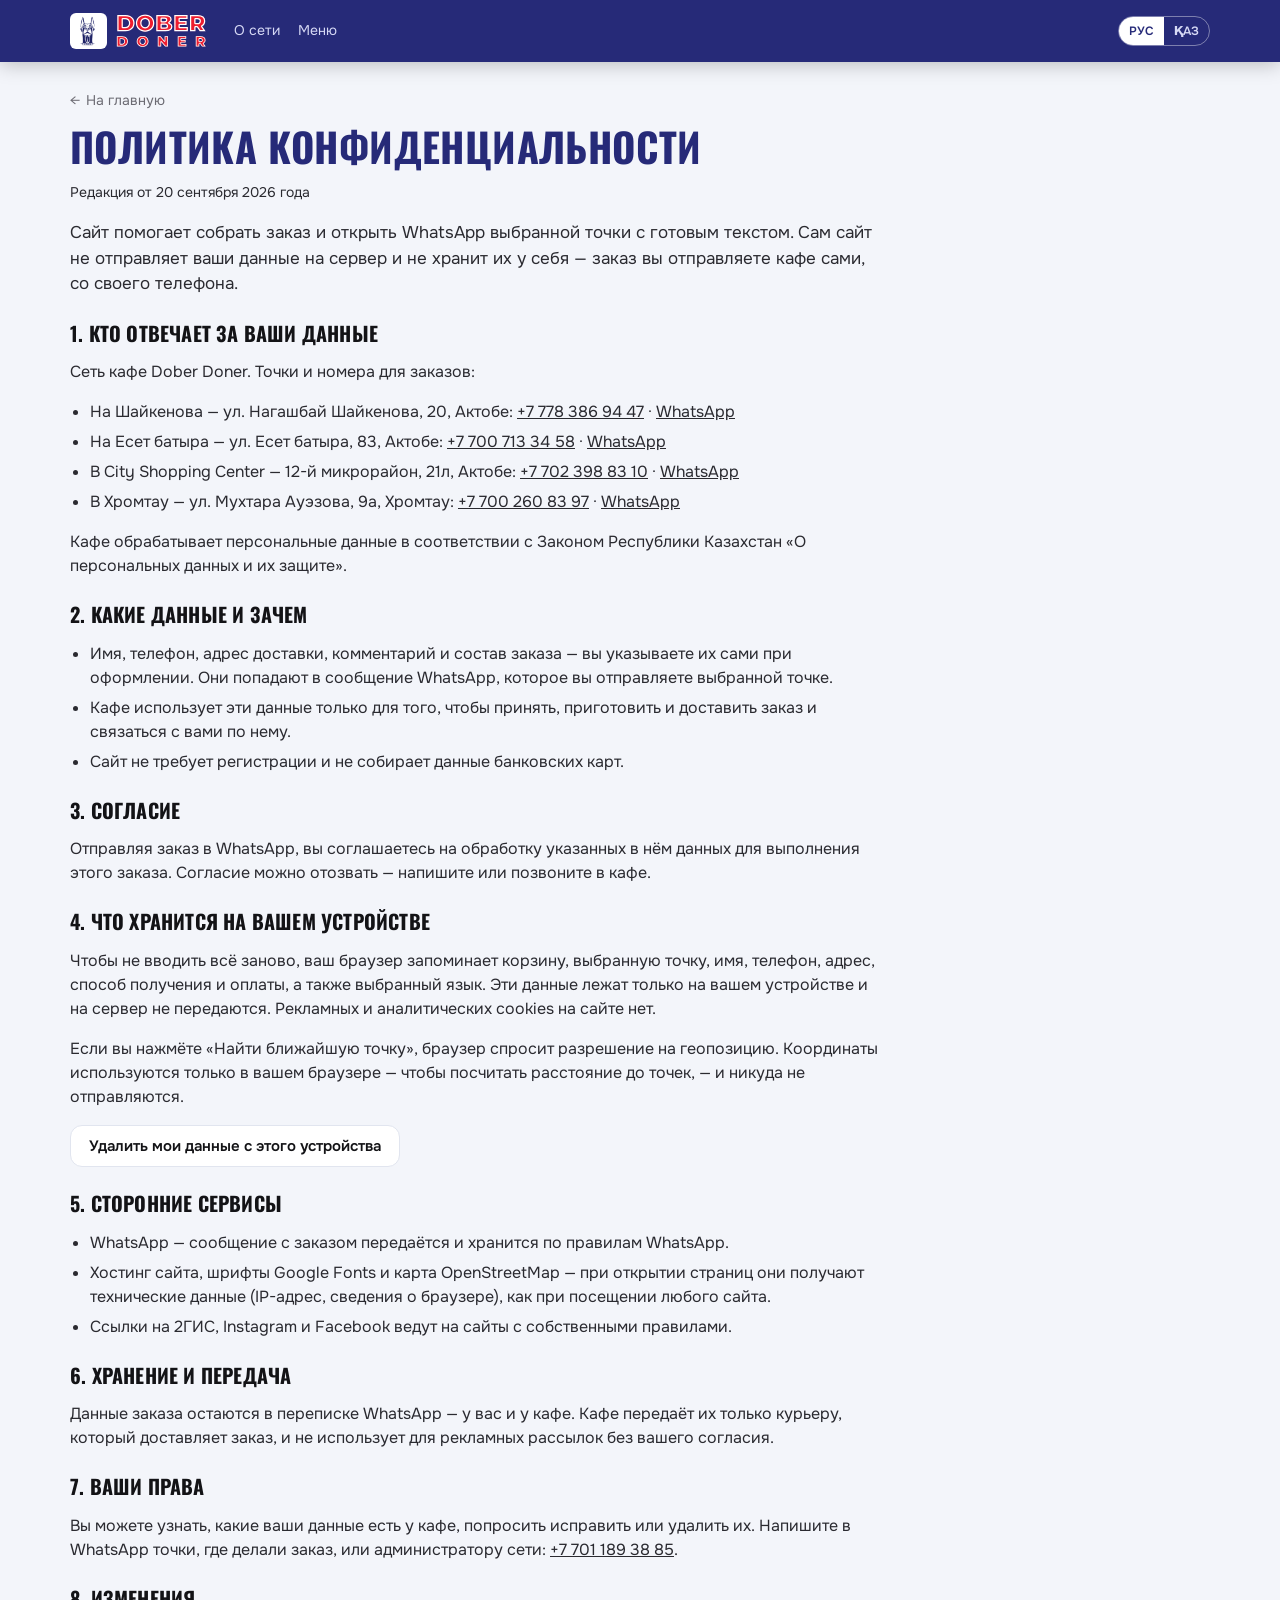
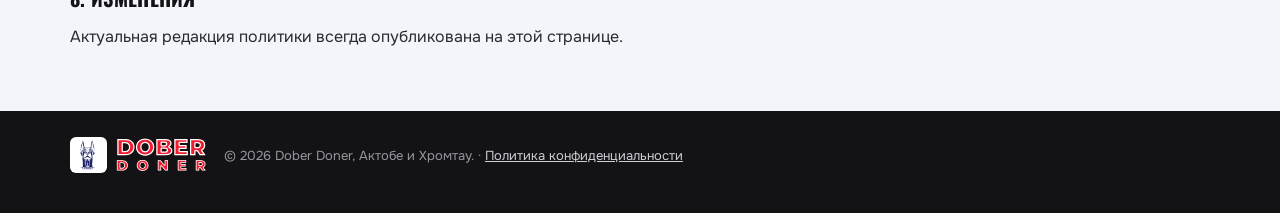
<file: site/privacy.html>
<!doctype html>
<html lang="ru" data-page="privacy">
<head>
  <meta charset="utf-8">
  <meta name="viewport" content="width=device-width, initial-scale=1, viewport-fit=cover">
  <link rel="canonical" href="https://mumitrol16666-creator.github.io/Doberdoner/privacy.html">
  <!-- Сайт скрыт от поисковиков: в site/js/config.js site.indexable = false. Для запуска поставить true. -->
  <meta name="robots" content="noindex, nofollow">
  <title>Политика конфиденциальности — Dober Doner</title>
  <meta name="description" content="Как сайт Dober Doner обращается с данными: заказ вы отправляете выбранной точке сами через WhatsApp, сайт ничего не передаёт на сервер.">
  <meta name="theme-color" content="#262a78">
  <meta name="format-detection" content="telephone=no">
  <script src="js/i18n.js?v=20260920-15"></script>

  <meta property="og:type" content="website">
  <meta property="og:locale" content="ru_KZ">
  <meta property="og:title" content="Политика конфиденциальности — Dober Doner">
  <meta property="og:description" content="Сайт не отправляет данные на сервер: заказ вы сами отправляете в WhatsApp выбранной точки.">
  <meta property="og:url" content="https://mumitrol16666-creator.github.io/Doberdoner/privacy.html">
  <meta property="og:site_name" content="Dober Doner">
  <meta property="og:image" content="https://mumitrol16666-creator.github.io/Doberdoner/img/og-home.jpg">
  <meta property="og:image:type" content="image/jpeg">
  <meta property="og:image:width" content="1200">
  <meta property="og:image:height" content="630">
  <meta property="og:image:alt" content="Dober Doner — донеры и бургеры, 4 точки в Актобе и Хромтау">
  <meta name="twitter:card" content="summary_large_image">

  <link rel="icon" href="favicon.png" type="image/png">
  <link rel="apple-touch-icon" href="favicon.png">

  <link rel="preconnect" href="https://fonts.googleapis.com">
  <link rel="preconnect" href="https://fonts.gstatic.com" crossorigin>
  <link href="https://fonts.googleapis.com/css2?family=Onest:wght@400;600;700&family=Oswald:wght@700&display=swap" rel="stylesheet">
  <link rel="stylesheet" href="css/style.css?v=20260920-15">
</head>
<body>

<div id="page">
  <header class="top">
    <div class="wrap top__in">
      <a class="logo" href="index.html" data-page-link aria-label="Dober Doner — на главную">
        <picture><source srcset="img/logo-mark-navy.webp" type="image/webp"><img class="logo__mark" src="img/logo-mark-navy.png" alt="" width="25" height="28"></picture>
        <img class="logo__word" src="img/wordmark.svg" alt="" width="89" height="34">
      </a>
      <nav class="nav" aria-label="Разделы">
        <a href="index.html" data-page-link>О сети</a>
        <a href="menu.html" data-page-link>Меню</a>
      </nav>
      <div class="top__right">
        <nav class="language-switch" data-language-switch aria-label="Тіл / Язык">
          <a href="?lang=ru" data-language="ru" lang="ru" aria-label="Русский">РУС</a>
          <a href="?lang=kk" data-language="kk" lang="kk" aria-label="Қазақша">ҚАЗ</a>
        </nav>
      </div>
    </div>
  </header>

  <main>
    <section class="section section--order">
      <div class="wrap">
        <a class="backlink" href="index.html" data-page-link>← <span>На главную</span></a>

        <!-- Текст политики: русская и казахская версии целиком; показывается та, что совпадает с языком сайта -->
        <article class="legal" data-lang-block="ru" lang="ru">
          <h1 class="h-page">Политика конфиденциальности</h1>
          <p class="legal__meta">Редакция от 20 сентября 2026 года</p>
          <p class="legal__lead">Сайт помогает собрать заказ и открыть WhatsApp выбранной точки с готовым текстом. Сам сайт не отправляет ваши данные на сервер и не хранит их у себя — заказ вы отправляете кафе сами, со своего телефона.</p>

          <h2>1. Кто отвечает за ваши данные</h2>
          <p>Сеть кафе Dober Doner. Точки и номера для заказов:</p>
          <ul data-branch-list-legal></ul>
          <p><span data-legal hidden></span> Кафе обрабатывает персональные данные в соответствии с Законом Республики Казахстан «О персональных данных и их защите».</p>

          <h2>2. Какие данные и зачем</h2>
          <ul>
            <li>Имя, телефон, адрес доставки, комментарий и состав заказа — вы указываете их сами при оформлении. Они попадают в сообщение WhatsApp, которое вы отправляете выбранной точке.</li>
            <li>Кафе использует эти данные только для того, чтобы принять, приготовить и доставить заказ и связаться с вами по нему.</li>
            <li>Сайт не требует регистрации и не собирает данные банковских карт.</li>
          </ul>

          <h2>3. Согласие</h2>
          <p>Отправляя заказ в WhatsApp, вы соглашаетесь на обработку указанных в нём данных для выполнения этого заказа. Согласие можно отозвать — напишите или позвоните в кафе.</p>

          <h2>4. Что хранится на вашем устройстве</h2>
          <p>Чтобы не вводить всё заново, ваш браузер запоминает корзину, выбранную точку, имя, телефон, адрес, способ получения и оплаты, а также выбранный язык. Эти данные лежат только на вашем устройстве и на сервер не передаются. Рекламных и аналитических cookies на сайте нет.</p>
          <p>Если вы нажмёте «Найти ближайшую точку», браузер спросит разрешение на геопозицию. Координаты используются только в вашем браузере — чтобы посчитать расстояние до точек, — и никуда не отправляются.</p>
          <p><button class="btn btn--light" type="button" data-forget>Удалить мои данные с этого устройства</button> <span class="legal__done" data-forgot hidden>Готово: сохранённые данные удалены.</span></p>

          <h2>5. Сторонние сервисы</h2>
          <ul>
            <li>WhatsApp — сообщение с заказом передаётся и хранится по правилам WhatsApp.</li>
            <li>Хостинг сайта, шрифты Google Fonts и карта OpenStreetMap — при открытии страниц они получают технические данные (IP-адрес, сведения о браузере), как при посещении любого сайта.</li>
            <li>Ссылки на 2ГИС, Instagram и Facebook ведут на сайты с собственными правилами.</li>
          </ul>

          <h2>6. Хранение и передача</h2>
          <p>Данные заказа остаются в переписке WhatsApp — у вас и у кафе. Кафе передаёт их только курьеру, который доставляет заказ, и не использует для рекламных рассылок без вашего согласия.</p>

          <h2>7. Ваши права</h2>
          <p>Вы можете узнать, какие ваши данные есть у кафе, попросить исправить или удалить их. Напишите в WhatsApp точки, где делали заказ, или администратору сети: <a data-admin><span data-admin-text></span></a>.</p>

          <h2>8. Изменения</h2>
          <p>Актуальная редакция политики всегда опубликована на этой странице.</p>
        </article>

        <article class="legal" data-lang-block="kk" lang="kk">
          <h1 class="h-page">Құпиялылық саясаты</h1>
          <p class="legal__meta">2026 жылғы 20 қыркүйектегі редакция</p>
          <p class="legal__lead">Сайт тапсырысты жинап, таңдалған нүктенің WhatsApp-ын дайын мәтінмен ашуға көмектеседі. Сайттың өзі деректеріңізді серверге жібермейді және сақтамайды — тапсырысты кафеге өз телефоныңыздан өзіңіз жібересіз.</p>

          <h2>1. Деректеріңізге кім жауапты</h2>
          <p>Dober Doner кафелер желісі. Нүктелер және тапсырыс нөмірлері:</p>
          <ul data-branch-list-legal></ul>
          <p><span data-legal hidden></span> Кафе дербес деректерді Қазақстан Республикасының «Дербес деректер және оларды қорғау туралы» Заңына сәйкес өңдейді.</p>

          <h2>2. Қандай деректер және не үшін</h2>
          <ul>
            <li>Атыңыз, телефоныңыз, жеткізу мекенжайы, түсініктеме және тапсырыс құрамы — оларды тапсырыс беру кезінде өзіңіз көрсетесіз. Олар таңдалған нүктеге жіберетін WhatsApp хабарламасына қосылады.</li>
            <li>Кафе бұл деректерді тек тапсырысты қабылдау, дайындау, жеткізу және сізбен тапсырыс бойынша хабарласу үшін пайдаланады.</li>
            <li>Сайт тіркелуді талап етпейді және банк картасының деректерін жинамайды.</li>
          </ul>

          <h2>3. Келісім</h2>
          <p>Тапсырысты WhatsApp арқылы жібере отырып, сіз ондағы деректердің осы тапсырысты орындау үшін өңделуіне келісесіз. Келісімді кері қайтарып алуға болады — кафеге жазыңыз немесе қоңырау шалыңыз.</p>

          <h2>4. Құрылғыңызда не сақталады</h2>
          <p>Бәрін қайта енгізбеу үшін браузеріңіз себетті, таңдалған нүктені, атыңызды, телефоныңызды, мекенжайды, алу және төлеу тәсілін, сондай-ақ таңдалған тілді есте сақтайды. Бұл деректер тек сіздің құрылғыңызда сақталады, серверге жіберілмейді. Сайтта жарнамалық және аналитикалық cookie файлдары жоқ.</p>
          <p>«Ең жақын нүктені табу» батырмасын бассаңыз, браузер геопозицияға рұқсат сұрайды. Координаттар тек сіздің браузеріңізде — нүктеге дейінгі қашықтықты есептеу үшін — пайдаланылады және еш жерге жіберілмейді.</p>
          <p><button class="btn btn--light" type="button" data-forget>Осы құрылғыдағы деректерімді жою</button> <span class="legal__done" data-forgot hidden>Дайын: сақталған деректер жойылды.</span></p>

          <h2>5. Үшінші тарап қызметтері</h2>
          <ul>
            <li>WhatsApp — тапсырыс хабарламасы WhatsApp ережелеріне сәйкес жіберіледі және сақталады.</li>
            <li>Сайт хостингі, Google Fonts қаріптері және OpenStreetMap картасы — беттерді ашқанда олар кез келген сайтқа кіргендегідей техникалық деректерді (IP-мекенжай, браузер туралы мәлімет) алады.</li>
            <li>2ГИС, Instagram және Facebook сілтемелері өз ережелері бар сайттарға апарады.</li>
          </ul>

          <h2>6. Сақтау және беру</h2>
          <p>Тапсырыс деректері WhatsApp хат алмасуында — сізде және кафеде қалады. Кафе оларды тек тапсырысты жеткізетін курьерге береді және сіздің келісіміңізсіз жарнамалық хабарламалар үшін пайдаланбайды.</p>

          <h2>7. Сіздің құқықтарыңыз</h2>
          <p>Кафеде қандай деректеріңіз бар екенін біле аласыз, оларды түзетуді немесе жоюды сұрай аласыз. Тапсырыс берген нүктенің WhatsApp-ына немесе желі әкімшісіне жазыңыз: <a data-admin><span data-admin-text></span></a>.</p>

          <h2>8. Өзгерістер</h2>
          <p>Саясаттың өзекті редакциясы әрдайым осы бетте жарияланады.</p>
        </article>
      </div>
    </section>
  </main>

  <footer class="foot">
    <div class="wrap foot__in">
      <a class="logo" href="index.html" data-page-link aria-label="Dober Doner — на главную">
        <picture><source srcset="img/logo-mark-navy.webp" type="image/webp"><img class="logo__mark" src="img/logo-mark-navy.png" alt="" width="25" height="28"></picture>
        <img class="logo__word" src="img/wordmark.svg" alt="" width="89" height="34">
      </a>
      <p>© <span data-year>2026</span> Dober Doner, Актобе и Хромтау. · <a href="privacy.html" data-page-link>Политика конфиденциальности</a></p>
    </div>
  </footer>
</div>

<script src="js/config.js?v=20260920-15"></script>
<script>
  // Страница политики: без app.js — только язык, контакты из config.js и кнопка «удалить мои данные»
  (function () {
    var I18N = window.DOBER_I18N;
    I18N.init();
    var cfg = I18N.localize(window.DOBER), c = cfg.contacts, legal = cfg.legal || {};
    document.querySelectorAll('[data-branch-list-legal]').forEach(function (list) {
      cfg.branches.filter(function (b) { return !b.hidden; }).forEach(function (b) {
        var li = document.createElement('li');
        li.append(b.name + ' — ' + b.address + ', ' + b.city + ': ');
        var tel = document.createElement('a');
        tel.href = 'tel:' + b.phone;
        tel.textContent = b.phoneDisplay;
        li.append(tel, ' · ');
        var wa = document.createElement('a');
        wa.href = 'https://wa.me/' + b.whatsapp;
        wa.target = '_blank';
        wa.rel = 'noopener';
        wa.textContent = 'WhatsApp';
        li.append(wa);
        list.append(li);
      });
    });
    document.querySelectorAll('[data-admin]').forEach(function (a) { a.href = 'https://wa.me/' + c.admin; a.target = '_blank'; a.rel = 'noopener'; });
    document.querySelectorAll('[data-admin-text]').forEach(function (n) { n.textContent = c.adminDisplay; });
    document.querySelectorAll('[data-year]').forEach(function (n) { n.textContent = new Date().getFullYear(); });
    if (legal.operator) document.querySelectorAll('[data-legal]').forEach(function (n) {
      n.hidden = false;
      n.textContent = legal.operator + (legal.bin ? ', ' + I18N.t('БИН/ИИН') + ' ' + legal.bin : '') + '.';
    });
    document.querySelectorAll('[data-forget]').forEach(function (button) {
      button.addEventListener('click', function () {
        ['dober.cart.v1', 'dober.customer.v1', 'dober.branch.v1', 'dober.language'].forEach(function (key) {
          try { localStorage.removeItem(key); } catch (e) { /* хранилище недоступно */ }
        });
        try { sessionStorage.removeItem('dober.languageDraft'); } catch (e) { /* то же */ }
        document.querySelectorAll('[data-forgot]').forEach(function (n) { n.hidden = false; });
      });
    });
  })();
</script>
</body>
</html>
</file>
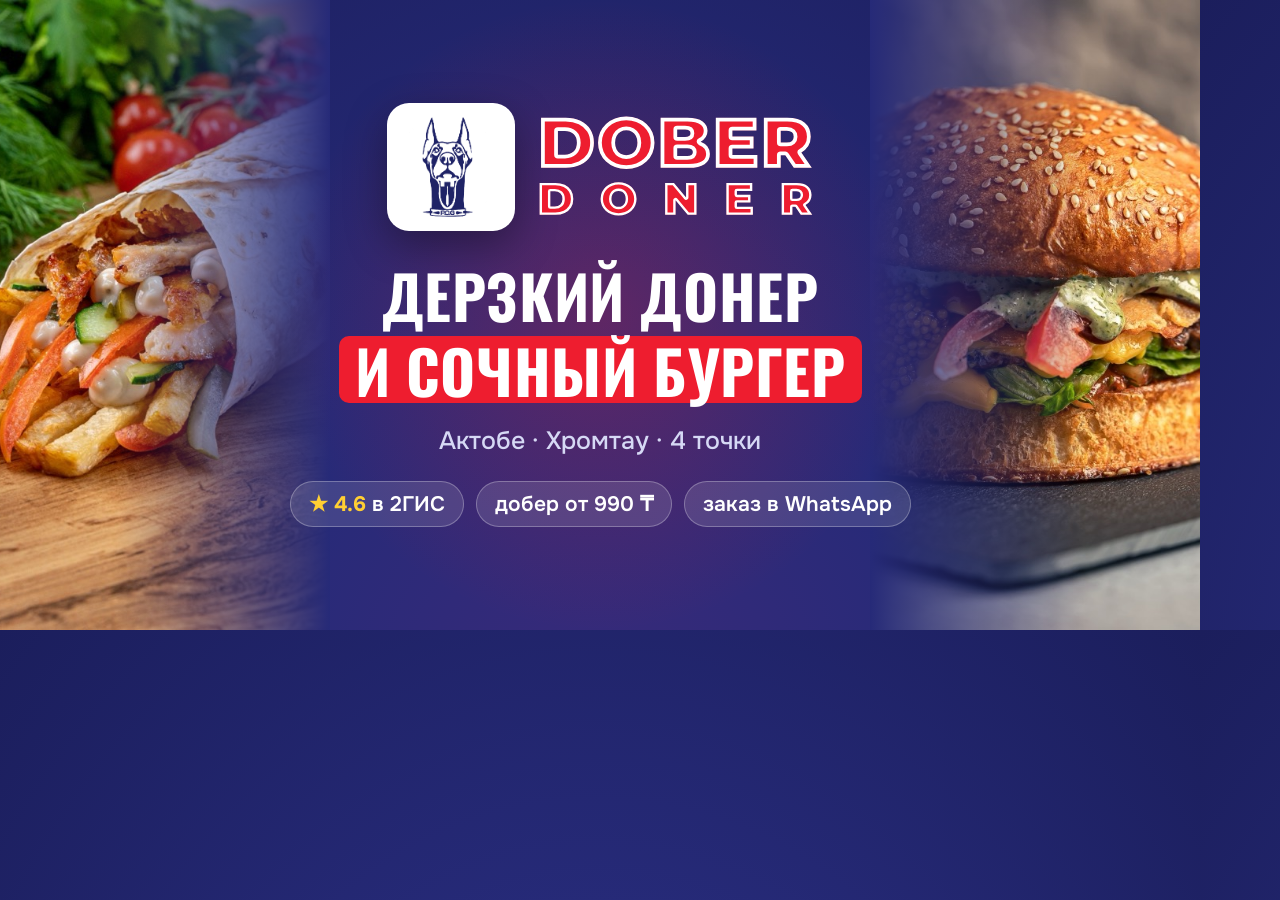
<file: tools/og/cover.html>
<!doctype html>
<!--
  Заставка для превью ссылок (WhatsApp, Telegram, Instagram): 1200×630.
  Главное — эмблема и заголовок — в центральном квадрате 630×630: маленькое превью WhatsApp обрезает по центру.
  ?page=home — главная, ?page=menu — страница заказа. Сборка: bash tools/build_og.sh
-->
<html lang="ru">
<head>
<meta charset="utf-8">
<link href="https://fonts.googleapis.com/css2?family=Onest:wght@500;600;700&family=Oswald:wght@700&display=swap" rel="stylesheet">
<style>
  * { box-sizing: border-box; margin: 0; }
  html, body { width: 1200px; height: 630px; overflow: hidden; }
  body { background: radial-gradient(ellipse at 50% 120%, #3a2a7a 0%, #262a78 45%, #1b1e5c 100%);
         font-family: 'Onest', sans-serif; color: #fff; position: relative; }
  .side { position: absolute; top: 0; bottom: 0; width: 330px; overflow: hidden; }
  .side img { width: 100%; height: 100%; object-fit: cover; }
  .side--l { left: 0; }
  .side--r { right: 0; }
  .side::after { content: ''; position: absolute; inset: 0; }
  .side--l::after { background: linear-gradient(90deg, rgba(27,30,92,0) 35%, #262a78 100%); }
  .side--r::after { background: linear-gradient(270deg, rgba(27,30,92,0) 35%, #262a78 100%); }
  .glow { position: absolute; left: 50%; top: 50%; width: 720px; height: 720px; transform: translate(-50%, -50%);
          background: radial-gradient(circle, rgba(238,29,47,.28), transparent 62%); }
  .center { position: absolute; left: 285px; width: 630px; top: 0; bottom: 0;
            display: flex; flex-direction: column; align-items: center; justify-content: center; text-align: center; }
  .lockup { display: flex; align-items: center; gap: 22px; margin-bottom: 30px; }
  .tile { background: #fff; border-radius: 22px; padding: 12px 18px; box-shadow: 0 14px 40px rgba(0,0,0,.35); }
  .tile img { height: 104px; display: block; }
  .word { height: 104px; display: block; }
  h1 { font: 700 60px/1.12 'Oswald', sans-serif; text-transform: uppercase; letter-spacing: .01em; }
  h1 em { font-style: normal; background: #ee1d2f; padding: 0 16px; border-radius: 10px; display: inline-block; margin-top: 8px; }
  .sub { margin-top: 22px; font-size: 25px; font-weight: 500; color: #d6d9f5; }
  .pills { display: flex; gap: 12px; margin-top: 24px; }
  .pills span { background: rgba(255,255,255,.12); border: 1.5px solid rgba(255,255,255,.28); border-radius: 999px;
                padding: 9px 18px; font-size: 21px; font-weight: 600; white-space: nowrap; }
  .pills b { color: #ffcf33; }
</style>
</head>
<body>
  <div class="side side--l"><img data-left alt=""></div>
  <div class="side side--r"><img data-right alt=""></div>
  <div class="glow"></div>
  <div class="center">
    <div class="lockup">
      <div class="tile"><img src="../../brand/logo-navy.png" alt=""></div>
      <img class="word" src="../../site/img/wordmark.svg" alt="">
    </div>
    <h1 data-title></h1>
    <p class="sub" data-sub></p>
    <div class="pills" data-pills></div>
  </div>
<script src="../../site/js/config.js"></script>
<script src="../../site/js/reviews.js"></script>
<script>
  const CFG = window.DOBER, S = (window.DOBER_REVIEWS || {}).summary;
  const page = new URLSearchParams(location.search).get('page') || 'home';
  const money = n => String(n).replace(/\B(?=(\d{3})+(?!\d))/g, ' ') + ' ₸';
  const items = {}; CFG.menu.forEach(c => c.items.forEach(i => { items[i.id] = i; }));
  const minDober = Math.min(...CFG.menu.find(c => c.id === 'dobers').items.filter(i => !i.hidden).map(i => i.price));
  const pages = {
    home: { left: 'dober-star', right: 'doberman', title: 'Дерзкий донер<br><em>и сочный бургер</em>',
            sub: 'Актобе · Хромтау · ' + CFG.branches.filter(b => !b.hidden).length + ' точки' },
    menu: { left: 'chicken', right: 'doberman', title: 'Меню и заказ<br><em>доберы от ' + money(minDober) + '</em>',
            sub: 'Бургеры · чикен · гарниры · напитки' }
  };
  const P = pages[page];
  document.querySelector('[data-left]').src = '../../site/' + items[P.left].image;
  document.querySelector('[data-right]').src = '../../site/' + items[P.right].image;
  document.querySelector('[data-title]').innerHTML = P.title;
  document.querySelector('[data-sub]').textContent = P.sub;
  const pills = [];
  if (S) pills.push('<span><b>★ ' + S.rating.toFixed(1) + '</b> в 2ГИС</span>');
  pills.push(page === 'home' ? '<span>добер от ' + money(minDober) + '</span>' : '<span>фото и состав блюд</span>');
  pills.push('<span>заказ в WhatsApp</span>');
  document.querySelector('[data-pills]').innerHTML = pills.join('');
</script>
</body>
</html>
</file>
<file: site/css/style.css>
/* Dober Doner — стили сайта. Цвета и размеры меняются переменными в :root. */
:root {
  --blue: #262a78;         /* фирменный тёмно-синий — фон вывески */
  --blue-dark: #1b1e5c;
  --blue-soft: #eceefa;    /* подложка выбранного варианта */
  --red: #ee1d2f;          /* красный букв вывески: акценты и кнопки действий */
  --red-dark: #c8121f;
  --on-blue: #d6d9f5;      /* второстепенный текст на синем */
  --err: #d92c3c;
  --ink: #131316;
  --ink-soft: #2a2a30;
  --paper: #ffffff;
  --bg: #f3f5fa;
  --line: #e1e5ef;
  --muted: #6c6b73;
  --green: #1a8f57;
  --wa: #25d366;
  --radius: 18px;
  --radius-sm: 12px;
  --shadow: 0 12px 34px rgba(18, 17, 22, .12);
  --shadow-sm: 0 4px 14px rgba(18, 17, 22, .08);
  --wrap: 1140px;
  --head: 62px;
}

* { box-sizing: border-box; }
html { -webkit-text-size-adjust: 100%; scroll-behavior: smooth; scroll-padding-top: calc(var(--head) + 12px); }
body {
  margin: 0; background: var(--bg); color: var(--ink);
  font: 400 16px/1.5 'Onest', system-ui, -apple-system, 'Segoe UI', sans-serif;
  overflow-wrap: break-word;
}
body.is-locked { overflow: hidden; }
img { max-width: 100%; height: auto; display: block; }
a { color: inherit; }
h1, h2, h3, h4 { font-family: 'Oswald', 'Onest', sans-serif; font-weight: 700; letter-spacing: .01em; margin: 0; line-height: 1.08; text-transform: uppercase; }
button { font: inherit; }
[hidden] { display: none !important; }
.wrap { width: min(100% - 32px, var(--wrap)); margin-inline: auto; }
.ic { width: 20px; height: 20px; flex: none; }
.skip { position: absolute; left: -9999px; }
.skip:focus { left: 12px; top: 12px; z-index: 60; background: var(--ink); color: #fff; padding: 10px 16px; border-radius: 10px; }
:focus-visible { outline: 3px solid var(--ink); outline-offset: 2px; }

/* ─────────── шапка ─────────── */
.top {
  position: sticky; top: 0; z-index: 40; background: var(--blue); color: #fff;
  box-shadow: 0 2px 20px rgba(0, 0, 0, .25);
}
.top__in { display: flex; align-items: center; gap: 18px; height: var(--head); }
.logo { display: flex; align-items: center; gap: 9px; text-decoration: none; flex: 0 1 auto; min-width: 0; }
.logo picture { display: flex; flex: none; background: #fff; border-radius: 6px; padding: 3px 5px; }
.logo__mark { width: auto; height: 30px; }
/* надпись как на вывеске: img/wordmark.svg — буквы в контурах, белая обводка внутри контура */
/* при нехватке места надпись сжимается пропорционально, а не выталкивает корзину за экран */
.logo__word { height: 34px; width: auto; max-width: 100%; min-width: 0; display: block; object-fit: contain; object-position: left center; }
.nav { display: flex; gap: 18px; margin-left: 10px; }
.nav a { text-decoration: none; font-size: 14px; color: var(--on-blue); padding: 6px 0; border-bottom: 2px solid transparent; }
.nav a:hover { color: #fff; border-color: #fff; }
.top__right { margin-left: auto; display: flex; align-items: center; gap: 12px; flex: none; }
.language-switch { display: flex; border: 1px solid rgba(255, 255, 255, .4); border-radius: 999px; overflow: hidden; }
.language-switch a { text-decoration: none; font-size: 12px; font-weight: 600; padding: 5px 10px; color: var(--on-blue); }
.language-switch a[aria-current] { background: #fff; color: var(--blue); }
.status { font-size: 12px; font-weight: 600; padding: 4px 10px; border-radius: 999px; white-space: nowrap; }
.status.is-open, .is-open { color: #2fdd8c; }
.status.is-closed, .is-closed { color: #ff9a9a; }
.status.is-open { background: rgba(47, 221, 140, .14); }
.status.is-closed { background: rgba(255, 154, 154, .14); }
.top__phone { display: flex; align-items: center; gap: 7px; text-decoration: none; font-weight: 600; font-size: 14px; white-space: nowrap; }
.top__cart {
  position: relative; display: grid; place-items: center; width: 42px; height: 42px; border-radius: 12px;
  background: var(--red); color: #fff; border: 0; cursor: pointer;
}
.top__cart:hover { background: var(--red-dark); }
.top__cart-count {
  position: absolute; top: -5px; right: -5px; min-width: 20px; height: 20px; padding: 0 5px;
  background: #fff; color: var(--red); border-radius: 999px; font-size: 12px; font-weight: 700;
  display: grid; place-items: center;
}

/* ─────────── кнопки ─────────── */
.btn {
  display: inline-flex; align-items: center; justify-content: center; gap: 8px;
  padding: 11px 18px; border-radius: 12px; border: 0; cursor: pointer; text-decoration: none;
  font-weight: 600; font-size: 15px; line-height: 1.2; transition: transform .12s ease, background .15s ease;
}
.btn:active { transform: translateY(1px); }
.btn--brand { background: var(--red); color: #fff; }
.btn--brand:hover { background: var(--red-dark); }
.btn--dark { background: var(--blue); color: #fff; }
.btn--dark:hover { background: var(--blue-dark); }
.btn--wa { background: var(--wa); color: #06331a; }
.btn--wa:hover { background: #1fc05c; }
.btn--light { background: #fff; color: var(--ink); border: 1px solid var(--line); }
.btn--light:hover { border-color: var(--ink); }
.btn--ghost { background: transparent; color: inherit; border: 1px solid currentColor; opacity: .85; }
.btn--ghost:hover { opacity: 1; }
.btn--sm { padding: 7px 12px; font-size: 13px; border-radius: 10px; }
.btn--lg { padding: 13px 22px; font-size: 16px; }
.btn--xl { padding: 15px 24px; font-size: 17px; border-radius: 14px; }
.btn--wide { width: 100%; }
.linkbtn { background: none; border: 0; padding: 0; color: var(--ink); font-weight: 600; cursor: pointer; text-decoration: underline; text-decoration-color: var(--red); text-decoration-thickness: 2px; }
.linkmore { display: inline-block; margin-top: 16px; font-weight: 600; color: var(--ink); text-decoration: underline; text-decoration-color: var(--red); text-decoration-thickness: 2px; }
.linkmore:hover { text-decoration: underline; }
.backlink { display: inline-flex; align-items: center; gap: 6px; text-decoration: none; color: var(--muted); font-size: 14px; margin-bottom: 14px; }
.backlink:hover { color: var(--ink); }
.round {
  display: grid; place-items: center; width: 40px; height: 40px; border-radius: 50%;
  background: #fff; border: 1px solid var(--line); cursor: pointer; color: var(--ink);
}
.round:disabled { opacity: .35; cursor: default; }
.round--plain { border: 0; background: #f1efec; }

/* ─────────── секции ─────────── */
.section { padding: 46px 0; }
.section--deal { padding-top: 26px; padding-bottom: 26px; }
.section--reviews, .section--info { background: #fff; }
.section--branches { background: linear-gradient(180deg, #fff 0%, var(--bg) 100%); }
.section__head { margin-bottom: 22px; }
.section__head h2 { font-size: clamp(24px, 4vw, 34px); color: var(--blue); }
.section__head h1 { font-size: clamp(28px, 5vw, 40px); }
.section__head p { margin: 8px 0 0; color: var(--muted); max-width: 60ch; }
.h-page { font-size: clamp(28px, 5vw, 40px); color: var(--blue); }

/* ─────────── главный экран ─────────── */
.hero { background: linear-gradient(160deg, var(--blue) 0%, var(--blue-dark) 100%); color: #fff; padding: 44px 0 52px; position: relative; overflow: hidden; }
.top :focus-visible, .hero :focus-visible, .foot :focus-visible, .deal :focus-visible, .dealbar:focus-visible, .cartbar:focus-visible { outline-color: #fff; }
.hero::after {
  content: ''; position: absolute; inset: auto -10% -60% 40%; height: 420px;
  background: radial-gradient(circle, rgba(238, 29, 47, .28), transparent 65%); pointer-events: none;
}
.hero__in { display: grid; grid-template-columns: 1.05fr .95fr; gap: 36px; align-items: center; position: relative; z-index: 1; }
.hero__kicker { display: inline-block; font-size: 13px; font-weight: 600; letter-spacing: .12em; text-transform: uppercase; color: var(--on-blue); }
.hero h1 { font-size: clamp(34px, 6vw, 60px); margin: 12px 0 0; line-height: 1.2; }
.hero h1 em { background: var(--red); color: #fff; font-style: normal; padding: 0 .18em; border-radius: .12em; -webkit-box-decoration-break: clone; box-decoration-break: clone; }
.hero__lead { color: var(--on-blue); margin: 14px 0 22px; max-width: 52ch; }
.hero__btns { display: flex; flex-wrap: wrap; gap: 12px; }
.hero__facts { list-style: none; display: flex; gap: 26px; padding: 26px 0 0; margin: 26px 0 0; border-top: 1px solid rgba(255, 255, 255, .22); flex-wrap: wrap; }
.hero__facts li { display: flex; flex-direction: column; }
.hero__facts b { font-family: 'Oswald', sans-serif; font-size: 24px; }
.hero__facts span { font-size: 13px; color: var(--on-blue); }
.hero__media { position: relative; display: grid; place-items: center; min-height: 320px; }

/* эмблема в герое: «рык» раз в 7 секунд и возврат в исходное положение */
.dober { position: relative; width: min(330px, 70%); }
.dober::before {
  content: ''; position: absolute; inset: -18%; border-radius: 50%;
  background: radial-gradient(circle, rgba(238, 29, 47, .30), transparent 70%);
  animation: dober-glow 7s ease-in-out infinite;
}
.dober img {
  position: relative; width: 100%; height: auto; transform-origin: 50% 88%;
  filter: drop-shadow(0 18px 34px rgba(0, 0, 0, .5));
  animation: dober-growl 7s ease-in-out infinite;
}
@keyframes dober-growl {
  0%, 60% { transform: none; }
  63% { transform: translateY(-2%) scale(1.05) rotate(-1.6deg); }
  67% { transform: translateY(-3%) scale(1.07) rotate(1.6deg); }
  71% { transform: translateY(-3%) scale(1.07) rotate(-1.3deg); }
  75% { transform: translateY(-2%) scale(1.06) rotate(1.1deg); }
  79% { transform: translateY(-1%) scale(1.04) rotate(-.6deg); }
  88%, 100% { transform: none; }
}
@keyframes dober-glow { 0%, 58%, 92%, 100% { opacity: .5; } 66%, 82% { opacity: 1; } }
.hero__badge {
  position: absolute; left: 50%; transform: translateX(-50%); bottom: 0; display: inline-flex; align-items: center; gap: 7px;
  background: var(--red); color: #fff; font-weight: 700; font-size: 13px; padding: 9px 16px; border-radius: 999px;
  white-space: nowrap; box-shadow: var(--shadow);
}

/* ─────────── плашка филиала ─────────── */
.branchbar {
  display: flex; align-items: center; gap: 14px; flex-wrap: wrap;
  background: #fff; border: 1px solid var(--line); border-radius: var(--radius);
  padding: 12px 16px; box-shadow: var(--shadow-sm);
}
.branchbar--home { margin-top: -26px; position: relative; z-index: 2; }
/* при переходе «Собрать добер» плашка точки мигает, чтобы гость увидел, куда уйдёт заказ */
.branchbar.is-pulse, .orderbranch.is-pulse { animation: branch-pulse 1.3s ease-out 3; }
@keyframes branch-pulse {
  0% { box-shadow: 0 0 0 0 rgba(238, 29, 47, .75), var(--shadow-sm); border-color: var(--red); }
  70% { box-shadow: 0 0 0 12px rgba(238, 29, 47, 0), var(--shadow-sm); border-color: var(--red); }
  100% { box-shadow: 0 0 0 0 rgba(238, 29, 47, 0), var(--shadow-sm); border-color: var(--line); }
}
.branchbar__main { display: flex; align-items: center; gap: 12px; flex: 1 1 260px; }
.branchbar__main > .ic { color: var(--red); }
.branchbar__t { font-weight: 600; }
.branchbar__addr { color: var(--muted); font-weight: 400; }
.branchbar__sub { display: flex; gap: 12px; flex-wrap: wrap; font-size: 13px; color: var(--muted); margin-top: 2px; }
.branchbar__sub .is-open { color: var(--green); font-weight: 600; }
.branchbar__sub .is-closed { color: var(--err); font-weight: 600; }
.branchbar .btn--ghost { color: var(--ink); border-color: var(--line); }

/* ─────────── акция ─────────── */
.deal {
  display: grid; grid-template-columns: 260px 1fr; gap: 24px; align-items: center;
  background: var(--blue); color: #fff; border-radius: 24px; padding: 20px; box-shadow: var(--shadow);
}
.deal__media img { border-radius: 18px; aspect-ratio: 1; object-fit: cover; }
.deal__badge {
  display: inline-flex; align-items: center; gap: 6px; background: var(--red); color: #fff;
  font-weight: 700; font-size: 13px; padding: 6px 12px; border-radius: 999px; text-transform: uppercase;
}
.deal__body h2 { font-size: clamp(22px, 3.4vw, 32px); margin: 12px 0 8px; }
.deal__text { color: var(--on-blue); margin: 0 0 14px; max-width: 54ch; }
.deal__price { display: flex; align-items: baseline; gap: 12px; margin-bottom: 16px; }
.deal__price s { color: #9ea3dc; font-size: 18px; }
.deal__price b { font-family: 'Oswald', sans-serif; font-size: 32px; color: #fff; }
.dealbar {
  display: flex; align-items: center; gap: 12px; flex-wrap: wrap; text-decoration: none;
  background: var(--blue); color: #fff; border-radius: 14px; padding: 12px 16px; margin: 16px 0 0;
}
.dealbar__badge { display: inline-flex; align-items: center; gap: 6px; background: var(--red); color: #fff; padding: 4px 10px; border-radius: 999px; font-size: 12px; font-weight: 700; text-transform: uppercase; }
.dealbar__t { font-weight: 600; }
.dealbar__go { margin-left: auto; color: #fff; font-weight: 600; }

/* ─────────── хиты ─────────── */
.hits { display: grid; grid-template-columns: repeat(4, 1fr); gap: 16px; margin-bottom: 20px; }
.hit {
  display: flex; flex-direction: column; text-decoration: none; background: #fff; border: 1px solid var(--line);
  border-radius: var(--radius); overflow: hidden; box-shadow: var(--shadow-sm); transition: transform .14s ease;
}
.hit:hover { transform: translateY(-3px); }
.hit__media { position: relative; display: block; }
.hit__media img { aspect-ratio: 1; object-fit: cover; width: 100%; }
.hit__name { font-weight: 600; padding: 12px 14px 0; }
.hit__price { padding: 4px 14px 14px; color: var(--ink); font-weight: 700; }

/* ─────────── шаги конструктора ─────────── */
.steps { list-style: none; display: grid; grid-template-columns: repeat(5, 1fr); gap: 14px; padding: 0; margin: 0 0 26px; counter-reset: s; }
.steps li { background: #fff; border: 1px solid var(--line); border-radius: var(--radius); padding: 16px 14px; display: flex; flex-direction: column; gap: 4px; }
.steps__n { width: 28px; height: 28px; border-radius: 50%; background: var(--red); color: #fff; font-weight: 700; display: grid; place-items: center; margin-bottom: 6px; }
.steps b { font-size: 15px; }
.steps span:last-child { font-size: 13px; color: var(--muted); }

/* ─────────── плитки категорий / лента категорий ─────────── */
.cats { display: flex; gap: 8px; overflow-x: auto; padding: 4px 0 12px; scrollbar-width: none; }
.cats::-webkit-scrollbar { display: none; }
.cats a { flex: none; text-decoration: none; background: #fff; border: 1px solid var(--line); border-radius: 999px; padding: 8px 14px; font-weight: 600; font-size: 14px; }
.cats a.is-active { background: var(--blue); color: #fff; border-color: var(--blue); }
.cats--home { display: grid; grid-template-columns: repeat(6, 1fr); gap: 12px; overflow: visible; padding: 0; }
/* плитки разделов: одинаковая высота, всё по центру (в ленте категорий на странице заказа — таблетки) */
.cats--home .tile {
  display: flex; flex-direction: column; align-items: center; justify-content: center;
  gap: 5px; padding: 18px 10px; min-height: 132px; text-align: center; border-radius: var(--radius);
}
.cats--home .tile:hover { border-color: var(--ink); }
.tile__e { font-size: 30px; line-height: 1; }
.tile__t { font-weight: 600; }
.tile__p { font-size: 13px; color: var(--muted); }

/* ─────────── филиалы ─────────── */
.branchcards { display: grid; grid-template-columns: repeat(2, 1fr); gap: 18px; }
.bcard { background: #fff; border: 1px solid var(--line); border-radius: var(--radius); padding: 18px; box-shadow: var(--shadow-sm); }
.bcard.is-on { border-color: var(--blue); box-shadow: 0 0 0 2px rgba(38, 42, 120, .2), var(--shadow-sm); }
.bcard__head { display: flex; align-items: center; justify-content: space-between; gap: 12px; margin-bottom: 12px; }
.bcard__head h3 { font-size: 21px; }
.bcard__rating { display: inline-flex; align-items: center; gap: 6px; font-size: 13px; color: var(--muted); }
.bcard__rating .ic { color: var(--red); }
.bcard__rating b { font-size: 16px; color: var(--ink); }
.bcard__row { display: flex; gap: 10px; margin-bottom: 8px; font-size: 14px; }
.bcard__row .ic { color: var(--muted); }
.bcard__row .is-open { color: var(--green); }
.bcard__row .is-closed { color: var(--err); }
.bcard__tags { display: flex; flex-wrap: wrap; gap: 6px; margin: 12px 0; }
.bcard__tags span { background: var(--bg); border-radius: 999px; padding: 4px 10px; font-size: 12px; color: var(--muted); }
.bcard__btns { display: flex; flex-wrap: wrap; gap: 8px; margin-top: 14px; }
.bcard__btns .btn { padding: 9px 14px; font-size: 14px; }

/* список точек в модалке */
.branchlist { display: grid; gap: 10px; margin-top: 14px; }
.brow {
  display: flex; gap: 12px; text-align: left; background: #fff; border: 1px solid var(--line);
  border-radius: var(--radius-sm); padding: 14px; cursor: pointer; width: 100%;
}
.brow:hover { border-color: var(--ink); }
.brow.is-on { border-color: var(--blue); background: var(--blue-soft); }
.brow__check { width: 22px; color: var(--blue); }
.brow__body { display: flex; flex-direction: column; gap: 3px; }
.brow__name { font-weight: 700; display: flex; align-items: center; gap: 8px; }
.brow__rating { display: inline-flex; align-items: center; gap: 4px; font-size: 13px; color: var(--muted); font-weight: 600; }
.brow__rating .ic { width: 14px; height: 14px; color: var(--red); }
.brow__addr { font-size: 14px; color: var(--muted); }
.brow__meta { display: flex; flex-wrap: wrap; gap: 10px; font-size: 12px; color: var(--muted); }
.brow__meta .is-open { color: var(--green); font-weight: 600; }
.brow__meta .is-closed { color: var(--err); font-weight: 600; }

/* ─────────── меню ─────────── */
.section--order { padding-top: 26px; }
.cat { margin: 26px 0 34px; }
.cat__head { display: flex; align-items: baseline; gap: 12px; flex-wrap: wrap; margin-bottom: 14px; }
.cat__head h3 { font-size: 24px; }
.cat__note { color: var(--muted); font-size: 14px; }
.cards { display: grid; grid-template-columns: repeat(4, 1fr); gap: 16px; }
.card {
  background: #fff; border: 1px solid var(--line); border-radius: var(--radius); overflow: hidden;
  display: flex; flex-direction: column; box-shadow: var(--shadow-sm);
}
.card.is-spot { animation: spot 1.6s ease; }
@keyframes spot { 0%, 100% { box-shadow: var(--shadow-sm); } 30% { box-shadow: 0 0 0 3px var(--red); } }
.card__media { position: relative; border: 0; padding: 0; background: none; cursor: pointer; display: block; }
.card__media img { aspect-ratio: 1; object-fit: cover; width: 100%; transition: transform .2s ease; }
.card__media:hover img { transform: scale(1.03); }
.card__badges { position: absolute; left: 10px; top: 10px; display: flex; flex-wrap: wrap; gap: 6px; }
.badge { background: var(--blue); color: #fff; font-size: 11px; font-weight: 700; text-transform: uppercase; padding: 4px 9px; border-radius: 999px; }
.badge--hot { background: var(--red); color: #fff; }
.card__body { padding: 12px 14px 14px; display: flex; flex-direction: column; gap: 6px; flex: 1; }
.card__name { font-size: 16px; }
.card__desc { margin: 0; font-size: 13px; color: var(--muted); display: -webkit-box; -webkit-line-clamp: 3; -webkit-box-orient: vertical; overflow: hidden; }
.card__foot { margin-top: auto; padding-top: 8px; display: flex; align-items: center; justify-content: space-between; gap: 10px; }
.card__price { display: flex; flex-direction: column; line-height: 1.15; }
.card__price s { color: var(--muted); font-size: 12px; }
.card__price b { font-family: 'Oswald', sans-serif; font-size: 19px; white-space: nowrap; }
.card__act .btn { padding: 9px 14px; font-size: 14px; }
.menu-hint { color: var(--muted); font-size: 14px; }

/* ─────────── степпер ─────────── */
.stepper { display: inline-flex; align-items: center; gap: 2px; background: #f1efec; border-radius: 10px; padding: 3px; }
.stepper button { width: 32px; height: 32px; border: 0; background: #fff; border-radius: 8px; cursor: pointer; display: grid; place-items: center; box-shadow: var(--shadow-sm); }
.stepper output { min-width: 28px; text-align: center; font-weight: 700; }

/* ─────────── модалки ─────────── */
.sheet { position: fixed; inset: 0; z-index: 70; display: flex; justify-content: flex-end; }
.sheet__backdrop { position: absolute; inset: 0; background: rgba(15, 14, 18, .55); backdrop-filter: blur(2px); }
.sheet__panel {
  position: relative; width: min(520px, 100%); background: var(--bg); display: flex; flex-direction: column;
  max-height: 100%; box-shadow: -18px 0 50px rgba(0, 0, 0, .3);
}
.sheet--item .sheet__panel, .sheet--branches .sheet__panel { width: min(480px, 100%); }
.sheet--branches { z-index: 75; }   /* выбор точки открывается поверх корзины */
.sheet__head { display: flex; align-items: center; gap: 12px; padding: 16px 18px; background: #fff; border-bottom: 1px solid var(--line); }
.sheet__head h2 { font-size: 21px; flex: 1; }
.sheet__scroll { overflow-y: auto; -webkit-overflow-scrolling: touch; padding: 16px 18px 20px; flex: 1; }
.sheet__lead { color: var(--muted); font-size: 14px; margin: 0 0 12px; }
.sheet__foot { padding: 14px 18px calc(14px + env(safe-area-inset-bottom)); background: #fff; border-top: 1px solid var(--line); display: grid; gap: 10px; }
.keyboard-done { display: none; }
.sheet.is-editing .keyboard-done { display: inline-flex; background: var(--ink); color: #fff; border: 0; border-radius: 10px; padding: 8px 12px; font-size: 13px; cursor: pointer; }
.sheet.is-editing .sheet__panel { height: var(--visible-height, 100%); margin-top: var(--visible-top, 0); }

/* карточка блюда */
.itemhero { position: relative; border-radius: var(--radius); overflow: hidden; margin-bottom: 14px; }
.itemhero img { aspect-ratio: 1; object-fit: cover; width: 100%; }
.itemdesc { margin: 0 0 16px; color: var(--ink-soft); }
.opt { margin-bottom: 18px; }
.opt__t { font-weight: 700; margin-bottom: 8px; }
.opts { display: grid; gap: 8px; }
.opts__o input { position: absolute; opacity: 0; pointer-events: none; }
.opts__o span {
  display: flex; align-items: center; justify-content: space-between; gap: 10px; cursor: pointer;
  background: #fff; border: 1px solid var(--line); border-radius: var(--radius-sm); padding: 11px 14px;
}
.opts__o i { font-style: normal; }
.opts__o b { color: var(--muted); font-weight: 600; font-size: 14px; }
.opts__o input:checked + span { border-color: var(--blue); box-shadow: inset 0 0 0 1px var(--blue); background: var(--blue-soft); }
.opts__o input:focus-visible + span { outline: 3px solid var(--ink); outline-offset: 2px; }
.addons { display: flex; flex-wrap: wrap; gap: 8px; }
.addon input { position: absolute; opacity: 0; pointer-events: none; }
.addon span {
  display: inline-flex; align-items: center; gap: 6px; cursor: pointer; background: #fff;
  border: 1px solid var(--line); border-radius: 999px; padding: 8px 13px; font-size: 14px;
}
.addon i { font-style: normal; color: var(--muted); font-weight: 600; }
.addon .ic { width: 15px; height: 15px; }
.addon .ic--on { display: none; }
.addon input:checked + span { border-color: var(--blue); background: var(--blue-soft); }
.addon input:checked + span .ic--on { display: block; color: var(--blue); }
.addon input:checked + span .ic--off { display: none; }
.addon input:focus-visible + span { outline: 3px solid var(--ink); outline-offset: 2px; }
.itemfoot { display: flex; align-items: center; justify-content: space-between; gap: 12px; }

/* ─────────── корзина ─────────── */
.cartbar {
  position: fixed; left: 50%; transform: translateX(-50%); bottom: calc(14px + env(safe-area-inset-bottom));
  z-index: 50; width: min(560px, calc(100% - 24px)); display: flex; align-items: center; justify-content: space-between;
  gap: 14px; background: var(--blue); color: #fff; border: 0; border-radius: 16px; padding: 13px 18px;
  cursor: pointer; text-decoration: none; box-shadow: 0 16px 34px rgba(0, 0, 0, .3);
}
.cartbar.is-bump { animation: bump .4s ease; }
@keyframes bump { 50% { transform: translateX(-50%) scale(1.04); } }
.cartbar__l { display: flex; align-items: center; gap: 10px; font-weight: 600; min-width: 0; flex: 1 1 auto; }
.cartbar__r { display: flex; align-items: center; gap: 10px; font-weight: 600; flex: none; }
.cartbar__l span { white-space: nowrap; overflow: hidden; text-overflow: ellipsis; }
.cartbar__r span, .cartbar__r b { white-space: nowrap; }
.cartbar__r b { font-family: 'Oswald', sans-serif; font-size: 18px; }
.cartbar__r span { color: #fff; background: var(--red); padding: 5px 10px; border-radius: 10px; }
body.has-cart { padding-bottom: 76px; }

.empty, .done { text-align: center; padding: 30px 10px; display: grid; gap: 10px; justify-items: center; }
.empty__e, .done__e { font-size: 42px; }
.empty b, .done b { font-family: 'Oswald', sans-serif; font-size: 20px; text-transform: uppercase; }
.empty p, .done p { margin: 0; color: var(--muted); max-width: 40ch; }
.done__sub { font-size: 14px; }
.done__btns { display: flex; flex-wrap: wrap; gap: 8px; justify-content: center; margin-top: 8px; }

.closed-note { background: #fdecec; border: 1px solid #f5b5b8; border-radius: var(--radius-sm); padding: 11px 14px; font-size: 14px; margin-bottom: 14px; }
.lines { list-style: none; margin: 0 0 16px; padding: 0; display: grid; gap: 10px; }
.line { background: #fff; border: 1px solid var(--line); border-radius: var(--radius-sm); padding: 12px 14px; display: grid; grid-template-columns: 1fr auto; gap: 6px 12px; }
.line__name { font-weight: 600; }
.line__opts { font-size: 13px; color: var(--muted); }
.line__unit { font-size: 13px; color: var(--muted); display: flex; gap: 8px; align-items: baseline; }
.price-old { color: #b3b1b8; }
.line__sum { font-family: 'Oswald', sans-serif; font-size: 18px; text-align: right; }
.line__ctrl { grid-column: 1 / -1; display: flex; align-items: center; justify-content: space-between; gap: 10px; margin-top: 4px; }
.line__del { display: inline-flex; align-items: center; gap: 6px; background: none; border: 0; color: var(--muted); cursor: pointer; font-size: 13px; }
.line__del:hover { color: var(--err); }

.cs { background: #fff; border: 1px dashed var(--line); border-radius: var(--radius-sm); padding: 12px 14px; margin-bottom: 16px; }
.cs__t { font-weight: 700; margin-bottom: 10px; }
.cs__row { display: flex; gap: 8px; overflow-x: auto; scrollbar-width: none; }
.cs__row::-webkit-scrollbar { display: none; }
.cs__item { flex: none; width: 108px; display: grid; gap: 4px; justify-items: center; background: none; border: 1px solid var(--line); border-radius: var(--radius-sm); padding: 8px; cursor: pointer; }
.cs__item:hover { border-color: var(--ink); }
.cs__img { width: 56px; height: 56px; border-radius: 10px; object-fit: cover; }
.cs__n { font-size: 12px; text-align: center; }
.cs__p { display: inline-flex; align-items: center; gap: 2px; font-weight: 700; font-size: 13px; color: var(--ink); }
.cs__p .ic { width: 13px; height: 13px; }

.orderbranch { display: flex; align-items: center; gap: 8px; flex-wrap: wrap; background: #fff; border: 1px solid var(--line); border-radius: var(--radius-sm); padding: 10px 14px; font-size: 14px; margin-bottom: 16px; }
.orderbranch .ic { color: var(--red); }

.fs { border: 0; padding: 0; margin: 0 0 16px; }
.fs legend { font-weight: 700; padding: 0; margin-bottom: 8px; }
.seg { display: grid; gap: 8px; grid-template-columns: repeat(2, 1fr); }
.seg--3 { grid-template-columns: repeat(3, 1fr); }
.seg--4 { grid-template-columns: repeat(2, 1fr); }
.seg label input { position: absolute; opacity: 0; pointer-events: none; }
.seg label span { display: block; text-align: center; background: #fff; border: 1px solid var(--line); border-radius: var(--radius-sm); padding: 11px 8px; cursor: pointer; font-weight: 600; font-size: 14px; }
.seg label input:checked + span { border-color: var(--blue); background: var(--blue-soft); box-shadow: inset 0 0 0 1px var(--blue); }
.seg label input:disabled + span { opacity: .4; cursor: not-allowed; }
.seg label input:focus-visible + span { outline: 3px solid var(--ink); outline-offset: 2px; }

.field { margin-bottom: 16px; }
.field label { display: block; font-weight: 600; margin-bottom: 6px; }
.field label i { font-style: normal; color: var(--muted); font-weight: 400; }
.field input, .field textarea {
  width: 100%; padding: 12px 14px; border: 1px solid var(--line); border-radius: var(--radius-sm);
  background: #fff; font: inherit; color: inherit;
}
.field input:focus, .field textarea:focus { outline: 0; border-color: var(--blue); box-shadow: 0 0 0 3px rgba(38, 42, 120, .16); }
.field.is-err input { border-color: var(--err); }
.field--time { margin-top: 10px; }
.grid2 { display: grid; grid-template-columns: 1fr 1fr; gap: 12px; }
.err { color: var(--err); font-size: 13px; margin: 6px 0 0; }
.hint { color: var(--muted); font-size: 13px; margin: 6px 0 0; }
.pickup-note { display: flex; gap: 8px; align-items: flex-start; background: #fff; border: 1px solid var(--line); border-radius: var(--radius-sm); padding: 11px 14px; font-size: 14px; margin: 0 0 16px; }
.pickup-note .ic { color: var(--red); }
.privacy { font-size: 12px; color: var(--muted); }
.privacy span { display: block; margin-top: 4px; }
.freebar { margin: 0; font-size: 13px; color: var(--blue); background: var(--blue-soft); border-radius: 10px; padding: 8px 12px; }
.freebar.is-free { background: #e7f8ee; color: #14663f; font-weight: 600; }
.total { display: flex; align-items: center; justify-content: space-between; font-weight: 700; }
.total small { display: block; font-weight: 400; color: var(--muted); font-size: 12px; }
.total b { font-family: 'Oswald', sans-serif; font-size: 26px; }

/* ─────────── подсказка и тост ─────────── */
.tray {
  position: fixed; left: 50%; transform: translateX(-50%); bottom: calc(86px + env(safe-area-inset-bottom));
  z-index: 55; width: min(560px, calc(100% - 24px)); background: #fff; border: 1px solid var(--line);
  border-radius: 16px; padding: 12px 14px; box-shadow: var(--shadow);
}
.tray.is-in { animation: trayin .25s ease; }
@keyframes trayin { from { opacity: 0; transform: translate(-50%, 10px); } }
.tray__head { display: flex; align-items: flex-start; justify-content: space-between; gap: 10px; }
.tray__lead { font-size: 13px; color: var(--green); font-weight: 600; }
.tray__t { font-weight: 700; }
.tray__x { background: none; border: 0; cursor: pointer; color: var(--muted); }
.tray__chips { display: flex; gap: 8px; overflow-x: auto; margin-top: 10px; scrollbar-width: none; }
.tray__chips::-webkit-scrollbar { display: none; }
.chip {
  flex: none; display: inline-flex; align-items: center; gap: 7px; background: #fff; border: 1px solid var(--line);
  border-radius: 999px; padding: 6px 12px 6px 6px; cursor: pointer; font-size: 14px;
}
.chip:hover { border-color: var(--ink); }
.chip--sm { padding: 5px 10px; font-size: 13px; }
.chip--muted { color: var(--muted); }
.chip__img { width: 30px; height: 30px; border-radius: 50%; object-fit: cover; }
.chip__e { font-size: 18px; }
.chip b { color: var(--ink); }
.toast {
  position: fixed; left: 50%; transform: translateX(-50%) translateY(20px); bottom: calc(86px + env(safe-area-inset-bottom));
  z-index: 80; background: var(--ink); color: #fff; padding: 11px 18px; border-radius: 12px; font-size: 14px;
  opacity: 0; pointer-events: none; transition: opacity .2s ease, transform .2s ease; max-width: calc(100% - 32px);
}
.toast.is-on { opacity: 1; transform: translateX(-50%) translateY(0); }

/* ─────────── отзывы ─────────── */
.rating { background: var(--bg); border-radius: var(--radius); padding: 18px; margin-bottom: 22px; display: grid; gap: 14px; }
.rating__top { display: flex; align-items: center; gap: 16px; }
.rating__num { font-family: 'Oswald', sans-serif; font-size: 46px; line-height: 1; }
.rating__sub { color: var(--muted); font-size: 14px; }
.stars { display: inline-flex; gap: 2px; color: var(--red); }
.stars .ic { width: 17px; height: 17px; }
.stars .off { color: #d8d5d0; }
.bars { display: grid; gap: 5px; }
.bar { display: grid; grid-template-columns: 14px 1fr 44px; gap: 10px; align-items: center; font-size: 13px; color: var(--muted); }
.bar i { display: block; background: #e3dfd9; border-radius: 999px; height: 8px; }
.bar b { display: block; background: var(--blue); border-radius: 999px; height: 8px; }
.bars__note { margin: 0; font-size: 12px; color: var(--muted); }
.rating__branches { display: flex; flex-wrap: wrap; gap: 8px; }
.rating__branch { display: inline-flex; align-items: center; gap: 6px; background: #fff; border-radius: 999px; padding: 5px 12px; font-size: 13px; color: var(--muted); }
.rating__branch b { color: var(--ink); }
.revs { position: relative; }
.revs__track { display: flex; gap: 14px; overflow-x: auto; scroll-snap-type: x mandatory; padding-bottom: 10px; scrollbar-width: none; }
.revs__track::-webkit-scrollbar { display: none; }
.rev { flex: none; width: min(340px, 82vw); scroll-snap-align: start; background: var(--bg); border-radius: var(--radius); padding: 16px; display: flex; flex-direction: column; gap: 8px; }
.rev__head { display: flex; gap: 10px; align-items: center; }
.rev__ava { width: 38px; height: 38px; border-radius: 50%; color: #fff; display: grid; place-items: center; font-weight: 700; font-size: 14px; }
.rev__name { font-weight: 600; }
.rev__meta { font-size: 12px; color: var(--muted); }
.rev__text { margin: 0; font-size: 14px; white-space: pre-line; }
.rev__text.is-clamped { display: -webkit-box; -webkit-line-clamp: 6; -webkit-box-orient: vertical; overflow: hidden; }
.rev__more { align-self: flex-start; background: none; border: 0; padding: 0; color: var(--ink); font-weight: 600; cursor: pointer; text-decoration: underline; text-decoration-color: var(--red); }
.rev__tag { display: inline-flex; align-items: center; gap: 5px; margin-top: auto; font-size: 12px; color: var(--muted); }
.rev__tag .ic { width: 14px; height: 14px; }
.revs__nav { display: flex; gap: 8px; justify-content: flex-end; margin-top: 10px; }

/* ─────────── галерея ─────────── */
.gal { display: grid; grid-template-columns: repeat(4, 1fr); grid-auto-rows: 160px; gap: 12px; }
.gal button { padding: 0; border: 0; background: none; cursor: pointer; border-radius: var(--radius-sm); overflow: hidden; }
.gal img { width: 100%; height: 100%; object-fit: cover; }
.gal .is-tall { grid-row: span 2; }
.gal .is-wide { grid-column: span 2; }
.lb { position: fixed; inset: 0; z-index: 90; background: rgba(12, 11, 15, .92); display: grid; place-items: center; }
.lb figure { margin: 0; max-width: min(90vw, 900px); text-align: center; }
.lb img { max-height: 76vh; border-radius: var(--radius); margin-inline: auto; }
.lb figcaption { color: #cfced6; font-size: 14px; margin-top: 12px; }
.round--lb { position: absolute; top: 20px; right: 20px; }
.round--prev { top: 50%; left: 20px; right: auto; transform: translateY(-50%); }
.round--next { top: 50%; right: 20px; transform: translateY(-50%); }

/* ─────────── инфо и контакты ─────────── */
.info { display: grid; grid-template-columns: repeat(4, 1fr); gap: 16px; }
.info__card { background: var(--bg); border-radius: var(--radius); padding: 18px; }
.info__e { font-size: 28px; display: block; margin-bottom: 8px; }
.info__card b { display: block; margin-bottom: 6px; }
.info__card p { margin: 0; font-size: 14px; color: var(--muted); }
.contacts { display: grid; grid-template-columns: 1fr 1.1fr; gap: 24px; align-items: start; }
.contacts__list { list-style: none; margin: 0; padding: 0; display: grid; gap: 14px; }
.contacts__list li { display: flex; gap: 12px; }
.contacts__list .ic { color: var(--red); margin-top: 3px; }
.contacts__list b { display: block; }
.contacts__list span { font-size: 13px; color: var(--muted); }
.contacts__list a { text-decoration: none; }
.contacts__list a:hover b { color: var(--blue); }
.map { border-radius: var(--radius); overflow: hidden; border: 1px solid var(--line); }
.map iframe { width: 100%; height: 340px; border: 0; display: block; }

/* ─────────── страница политики ─────────── */
.legal { max-width: 74ch; }
.legal h2 { font-size: 20px; margin: 26px 0 8px; }
.legal p, .legal li { color: var(--ink-soft); }
.legal ul { padding-left: 20px; }
.legal li { margin-bottom: 6px; }
.legal__meta { color: var(--muted); font-size: 14px; }
.legal__lead { font-size: 17px; }
.legal__done { color: var(--green); font-weight: 600; font-size: 14px; }
html[lang="ru"] [data-lang-block="kk"], html[lang="kk"] [data-lang-block="ru"] { display: none; }

/* ─────────── подвал ─────────── */
.foot { background: var(--ink); color: #97969f; padding: 26px 0 40px; }
.foot__in { display: flex; align-items: center; gap: 18px; flex-wrap: wrap; }
.foot p { margin: 0; font-size: 13px; }
.foot a { color: #cfced6; }

/* ─────────── адаптив ─────────── */
@media (max-width: 1080px) {
  .hits, .cards, .info, .gal { grid-template-columns: repeat(3, 1fr); }
  .steps { grid-template-columns: repeat(3, 1fr); }
  .cats--home { grid-template-columns: repeat(3, 1fr); }
}
@media (max-width: 899px) {
  .nav, .top__phone { display: none; }
  .hero__in { grid-template-columns: 1fr; }
  .hero__media { order: -1; }
  .hero__media img { max-height: 320px; }
  .deal { grid-template-columns: 1fr; }
  .branchcards { grid-template-columns: 1fr; }
  .contacts { grid-template-columns: 1fr; }
  .sheet__panel, .sheet--item .sheet__panel, .sheet--branches .sheet__panel { width: 100%; border-radius: 0; }
}
@media (max-width: 720px) {
  .hits, .cards, .info { grid-template-columns: repeat(2, 1fr); }
  .gal { grid-template-columns: repeat(2, 1fr); grid-auto-rows: 130px; }
  .steps { grid-template-columns: 1fr 1fr; }
  .cats--home { grid-template-columns: repeat(2, 1fr); }
  .grid2 { grid-template-columns: 1fr; }
  .section { padding: 34px 0; }
  .card__desc { -webkit-line-clamp: 2; }
  .rating__top { flex-wrap: wrap; }
  .card__foot { flex-direction: column; align-items: stretch; gap: 8px; }
  .card__act .btn { width: 100%; }
  .card__act .stepper { width: 100%; justify-content: space-between; }
}
@media (max-width: 420px) {
  .cards, .hits { grid-template-columns: 1fr 1fr; gap: 10px; }
  .cartbar { padding: 11px 14px; gap: 8px; }
  .cartbar__l span, .cartbar__r span { font-size: 14px; }
  .cartbar__r b { font-size: 16px; }
  .card__body { padding: 10px; }
  .card__name { font-size: 14px; }
  .card__act .btn { padding: 8px 10px; font-size: 13px; }
  .card__price b { font-size: 17px; }
}
/* шапка на телефоне: статус «Открыто до…» уже есть в плашке точки под шапкой — здесь прячем, чтобы влезла корзина */
@media (max-width: 600px) {
  .top__in { gap: 10px; }
  .top__right { gap: 8px; }
  .top .status { display: none; }
}
@media (max-width: 360px) {
  .logo { gap: 7px; }
  .logo__mark { height: 26px; }
  .logo__word { height: 29px; }
  .language-switch a { padding: 5px 8px; }
}
@media (prefers-reduced-motion: reduce) {
  * { animation: none !important; transition: none !important; scroll-behavior: auto !important; }
}
</file>
